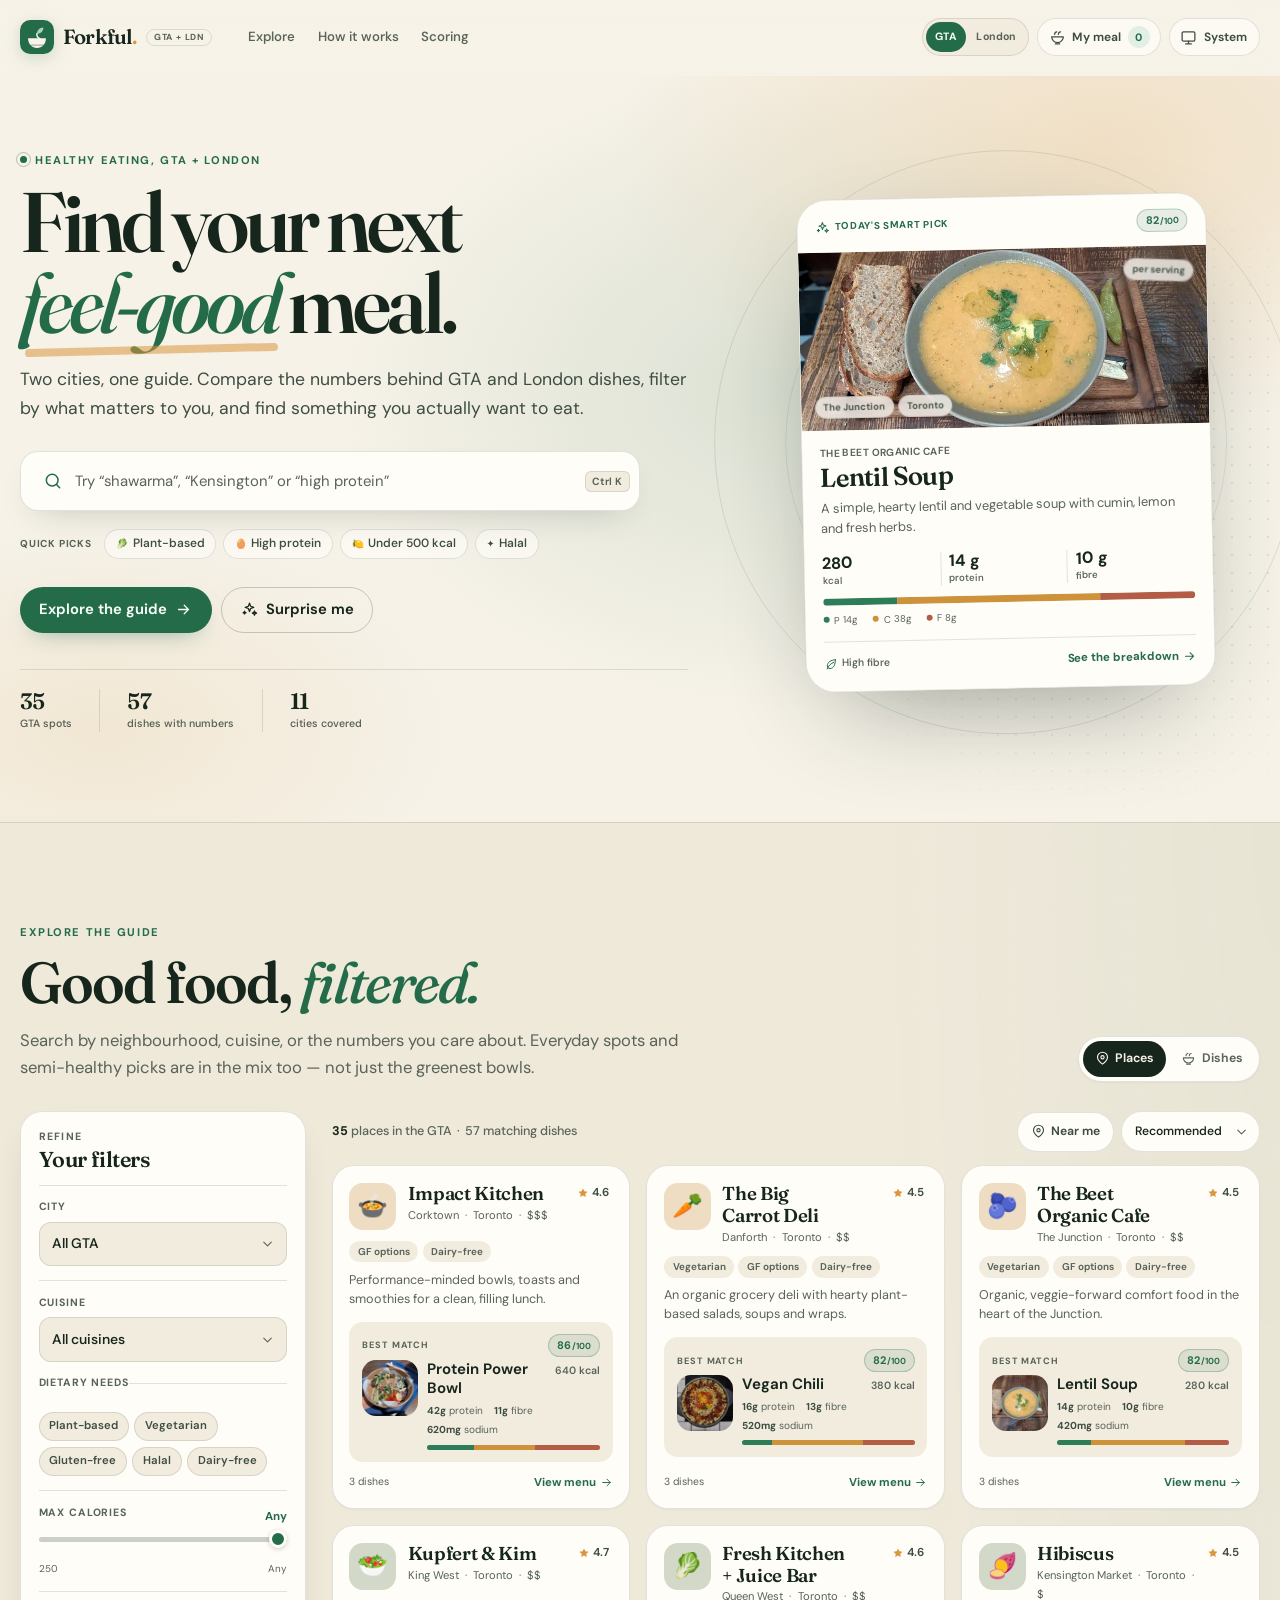
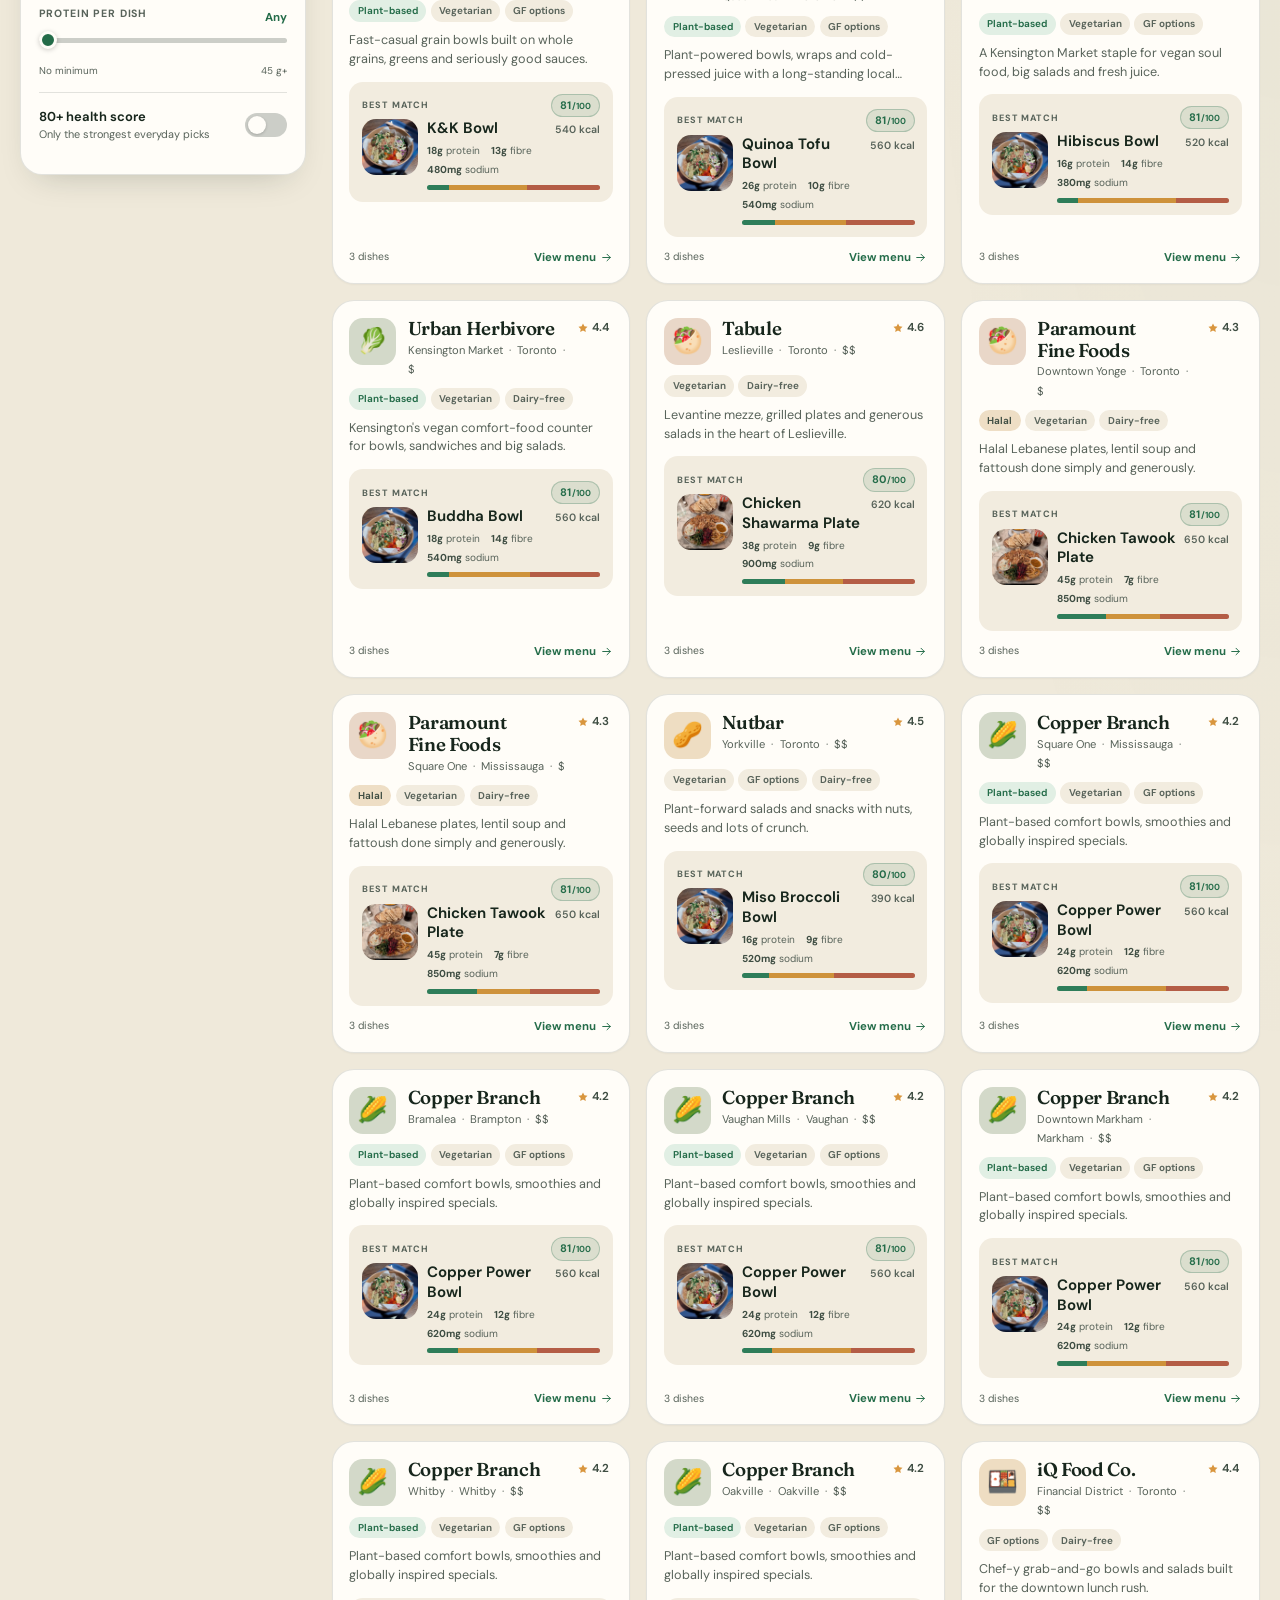
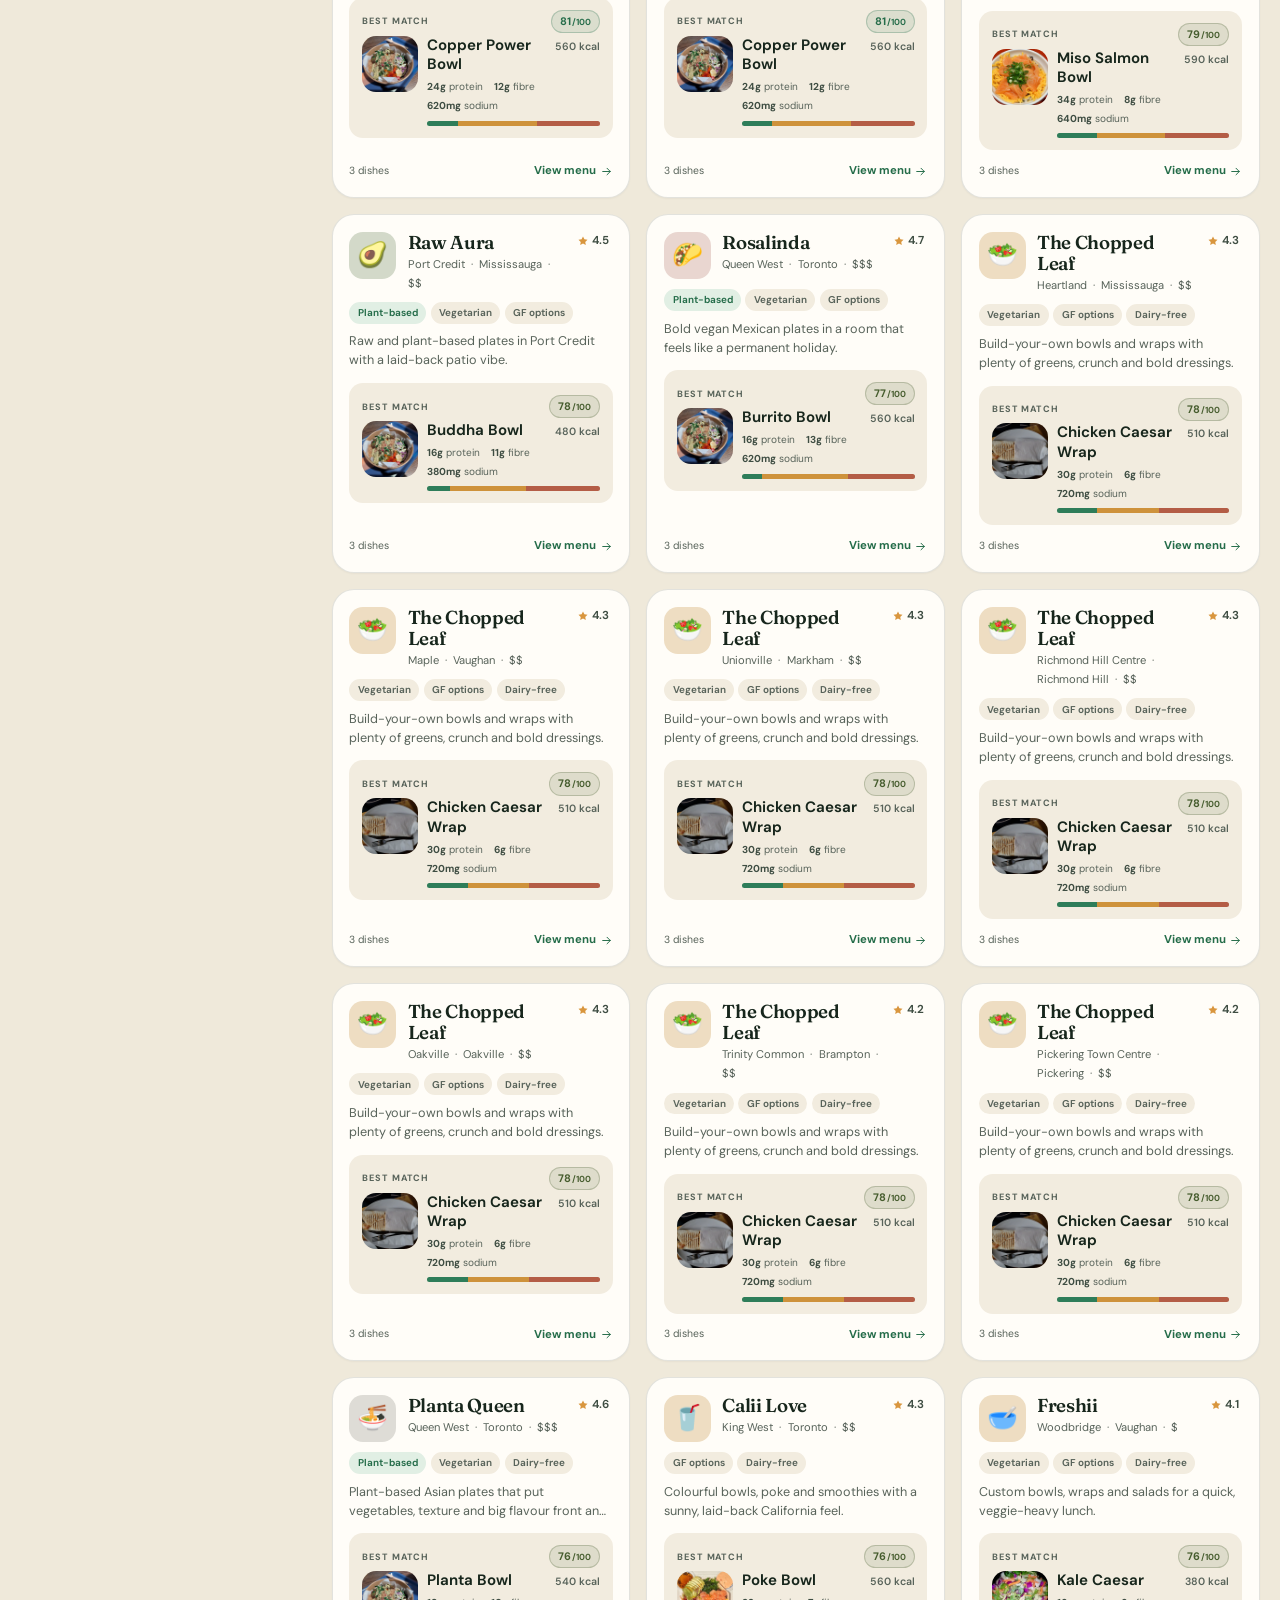
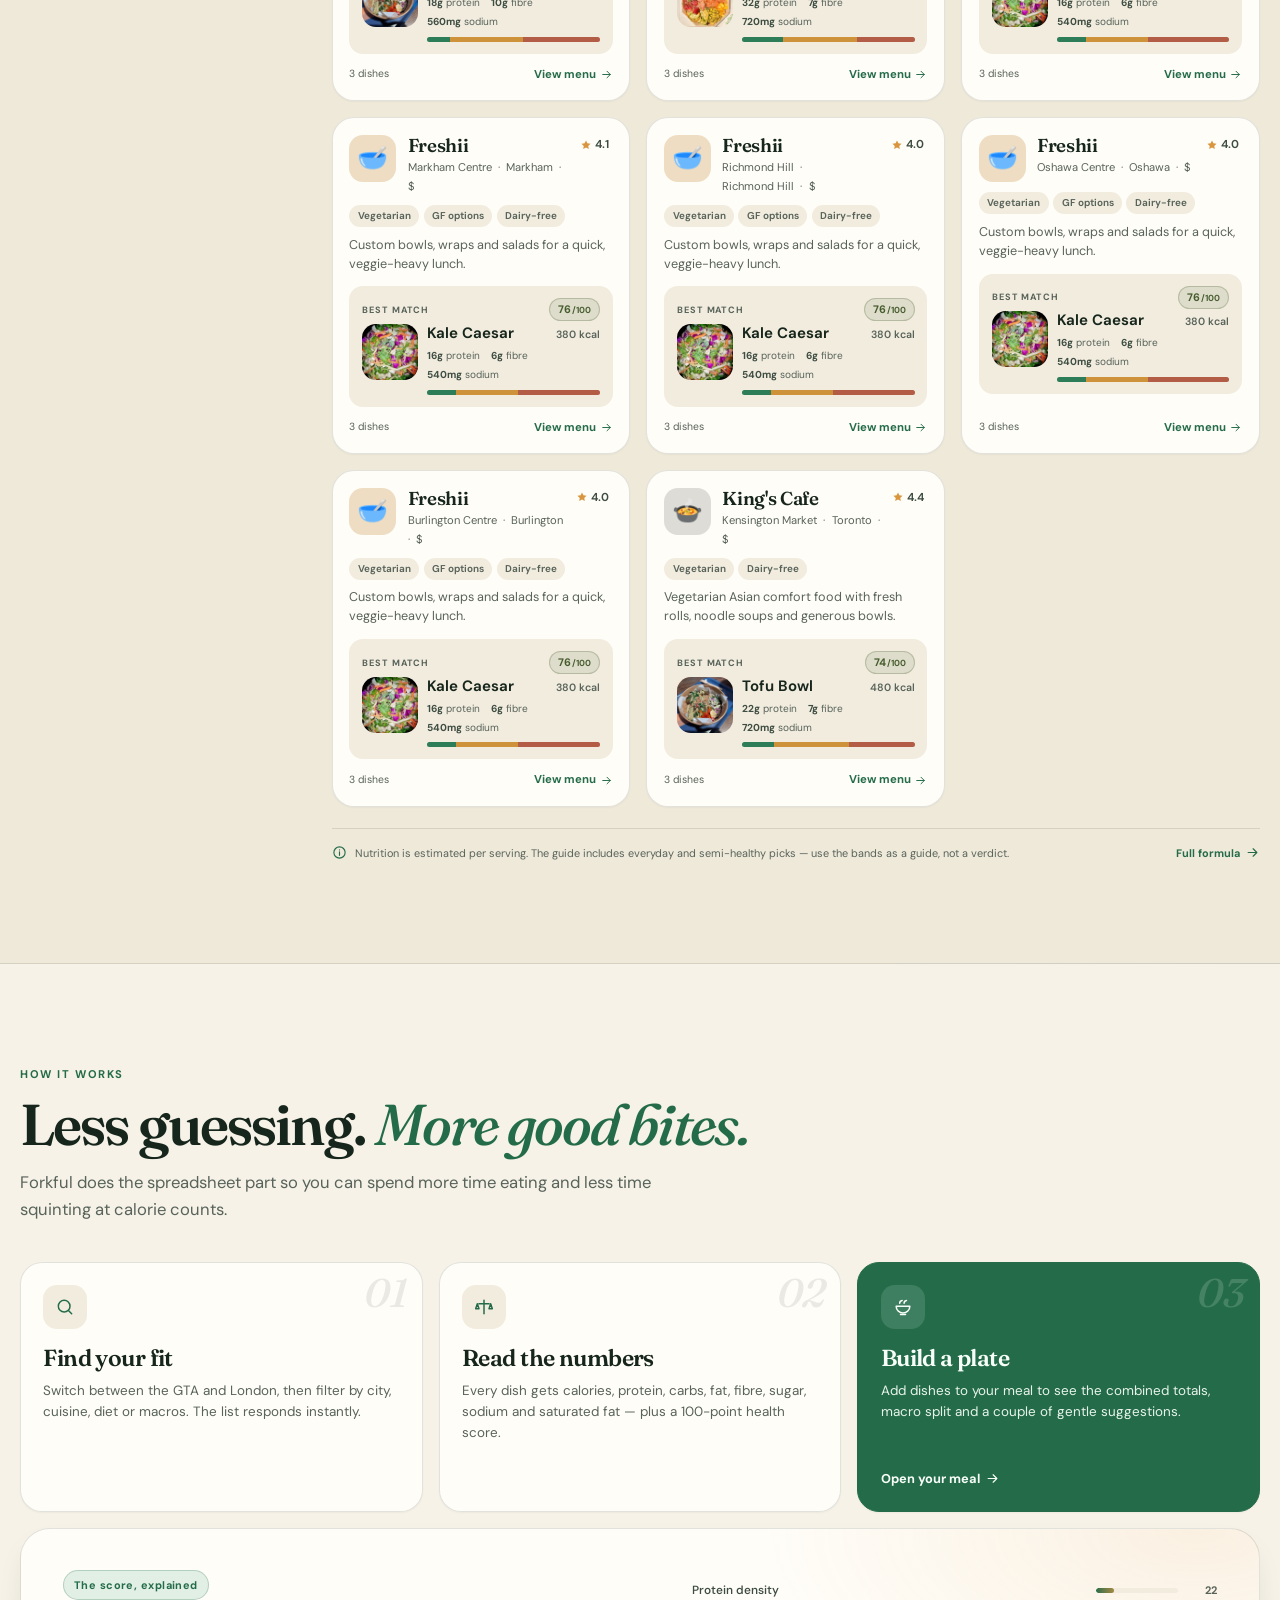
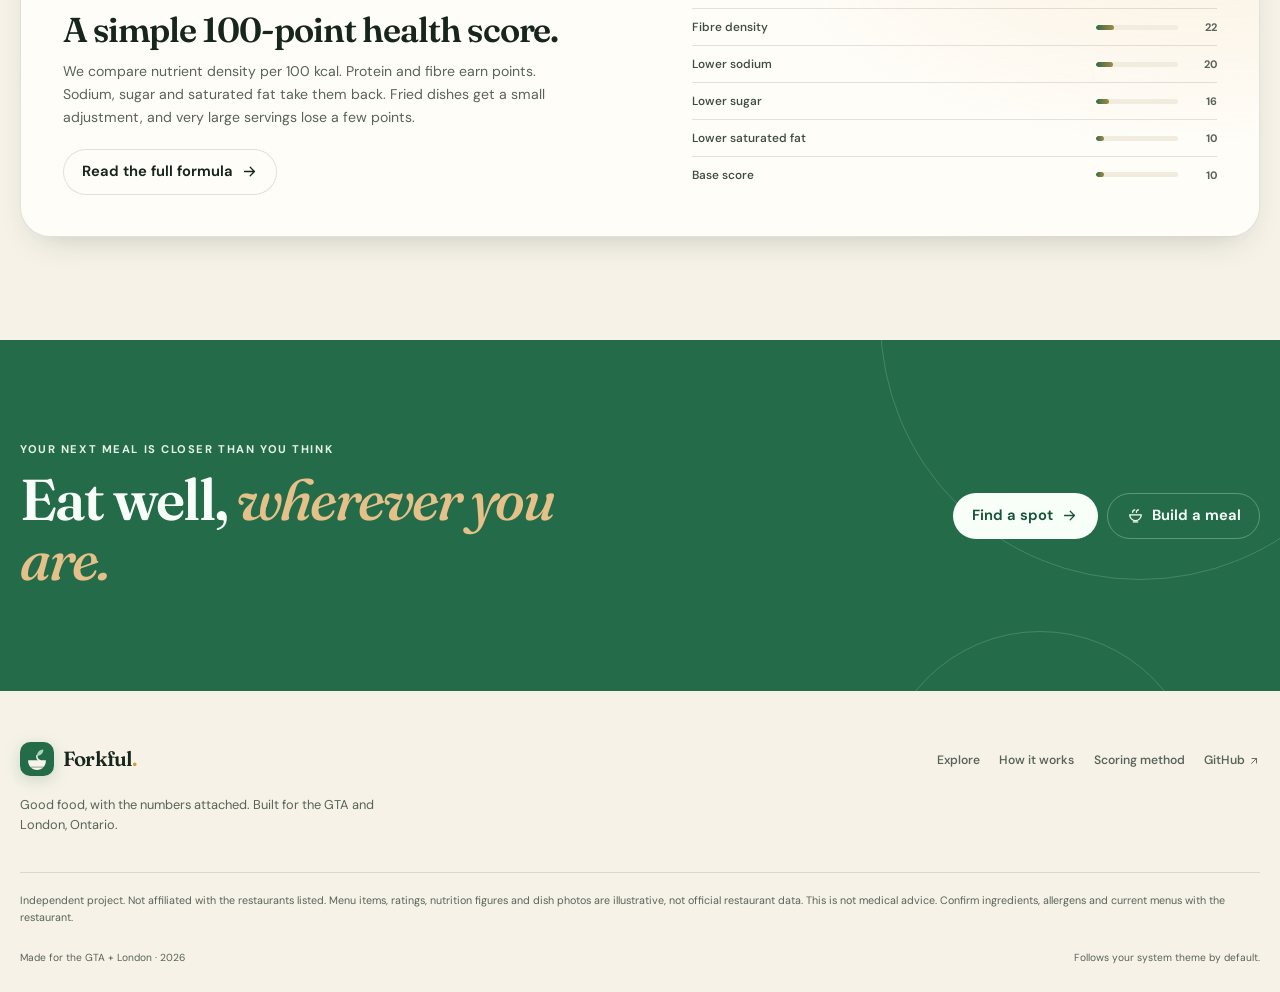
<file: index.html>
<!doctype html>
<html lang="en-CA" data-theme-pref="system">
  <head>
    <meta charset="utf-8" />
    <meta name="viewport" content="width=device-width, initial-scale=1, viewport-fit=cover" />
    <title>Forkful — Find healthy food across the GTA and London</title>
    <meta
      name="description"
      content="Forkful is a guide to 177 dishes and 89 spots across the GTA and London, Ontario — from excellent everyday bowls to semi-healthy pizza, brunch, burger and takeout picks. Compare the nutrition, then build a better meal."
    />
    <meta name="color-scheme" content="light dark" />
    <meta name="theme-color" content="#f6f2e8" id="theme-color-meta" />
    <meta name="author" content="Jorge Quijano" />
    <meta property="og:title" content="Forkful — Find healthy food across the GTA and London" />
    <meta
      property="og:description"
      content="Compare the numbers behind 177 dishes at 89 GTA and London spots — from excellent everyday bowls to semi-healthy pizza, brunch, burger and takeout picks."
    />
    <meta property="og:type" content="website" />
    <meta property="og:locale" content="en_CA" />
    <meta property="og:site_name" content="Forkful" />
    <meta property="og:url" content="https://jorgequijano.github.io/food-finder/" />
    <meta property="og:image" content="https://jorgequijano.github.io/food-finder/assets/preview.png" />
    <meta property="og:image:width" content="1200" />
    <meta property="og:image:height" content="630" />
    <meta
      property="og:image:alt"
      content="Forkful, a GTA and London healthy food guide, showing a dish nutrition card."
    />
    <meta name="twitter:card" content="summary_large_image" />
    <meta name="twitter:title" content="Forkful — Find healthy food across the GTA and London" />
    <meta
      name="twitter:description"
      content="Compare the numbers behind 177 dishes at 89 GTA and London spots — from excellent everyday bowls to semi-healthy pizza, brunch, burger and takeout picks."
    />
    <meta name="twitter:image" content="https://jorgequijano.github.io/food-finder/assets/preview.png" />
    <link rel="canonical" href="https://jorgequijano.github.io/food-finder/" />
    <link rel="icon" href="assets/favicon.svg" type="image/svg+xml" />
    <link rel="stylesheet" href="css/styles.css" />
    <script>
      (function () {
        try {
          var stored = localStorage.getItem("forkful.theme");
          var pref = ["system", "light", "dark"].includes(stored) ? stored : "system";
          var dark = window.matchMedia("(prefers-color-scheme: dark)").matches;
          var theme = pref === "system" ? (dark ? "dark" : "light") : pref;
          document.documentElement.dataset.theme = theme;
          document.documentElement.dataset.themePref = pref;
          document.documentElement.style.colorScheme = theme;
          var meta = document.getElementById("theme-color-meta");
          if (meta) meta.setAttribute("content", theme === "dark" ? "#0d1410" : "#f6f2e8");
        } catch (error) {
          document.documentElement.dataset.theme = "light";
        }
      })();
    </script>
  </head>
  <body>
    <a class="skip-link" href="#explore">Skip to the food guide</a>

    <svg class="svg-sprite" aria-hidden="true" focusable="false" xmlns="http://www.w3.org/2000/svg">
      <symbol id="i-logo" viewBox="0 0 40 40">
        <rect width="40" height="40" rx="12" fill="currentColor" />
        <path d="M9.5 21.5h21c0 7-4.7 11.5-10.5 11.5S9.5 28.5 9.5 21.5Z" fill="#f7f4ec" />
        <path d="M19.8 16.2c.3-4.3 3.5-7.2 7.7-7.4.1 4.3-3.1 7.4-7.7 7.4Z" fill="#a9d6b8" />
        <path d="M19.8 16.2c-.2 2.6 1.3 4.8 3.8 5.7" fill="none" stroke="#f7f4ec" stroke-width="1.7" stroke-linecap="round" />
        <path d="M13 29.5h14" stroke="#1b3124" stroke-width="1.6" stroke-linecap="round" opacity=".35" />
      </symbol>
      <symbol id="i-search" viewBox="0 0 24 24">
        <circle cx="11" cy="11" r="7" />
        <path d="m20 20-3.6-3.6" />
      </symbol>
      <symbol id="i-x" viewBox="0 0 24 24">
        <path d="M6 6l12 12M18 6 6 18" />
      </symbol>
      <symbol id="i-plus" viewBox="0 0 24 24">
        <path d="M12 5v14M5 12h14" />
      </symbol>
      <symbol id="i-minus" viewBox="0 0 24 24">
        <path d="M5 12h14" />
      </symbol>
      <symbol id="i-check" viewBox="0 0 24 24">
        <path d="m5 12.5 4.2 4.2L19 6.5" />
      </symbol>
      <symbol id="i-star" viewBox="0 0 24 24">
        <path d="m12 2.9 2.8 5.7 6.2.9-4.5 4.4 1.1 6.2L12 17l-5.6 3.1 1.1-6.2L3 9.5l6.2-.9L12 2.9Z" fill="currentColor" stroke="none" />
      </symbol>
      <symbol id="i-pin" viewBox="0 0 24 24">
        <path d="M20 10c0 5.2-8 11-8 11S4 15.2 4 10a8 8 0 1 1 16 0Z" />
        <circle cx="12" cy="10" r="2.6" />
      </symbol>
      <symbol id="i-sliders" viewBox="0 0 24 24">
        <path d="M4 6h5M15 6h5M4 12h9M17 12h3M4 18h2M10 18h10" />
        <circle cx="12" cy="6" r="2.1" />
        <circle cx="14.5" cy="12" r="2.1" />
        <circle cx="7.5" cy="18" r="2.1" />
      </symbol>
      <symbol id="i-chevron" viewBox="0 0 24 24">
        <path d="m6 9 6 6 6-6" />
      </symbol>
      <symbol id="i-arrow-right" viewBox="0 0 24 24">
        <path d="M5 12h14M13 6l6 6-6 6" />
      </symbol>
      <symbol id="i-arrow-up-right" viewBox="0 0 24 24">
        <path d="M7 17 17 7M8 7h9v9" />
      </symbol>
      <symbol id="i-sparkles" viewBox="0 0 24 24">
        <path d="m12 3 1.6 4.4L18 9l-4.4 1.6L12 15l-1.6-4.4L6 9l4.4-1.6L12 3Z" />
        <path d="m19 14 .9 2.1L22 17l-2.1.9L19 20l-.9-2.1L16 17l2.1-.9L19 14Z" />
        <path d="m5 14.5.6 1.4 1.4.6-1.4.6L5 18.5l-.6-1.4-1.4-.6 1.4-.6.6-1.4Z" />
      </symbol>
      <symbol id="i-leaf" viewBox="0 0 24 24">
        <path d="M20 4C12 4 5 8.1 5 15c0 3 2 5 5 5 7 0 10-8 10-16Z" />
        <path d="M4.5 20.5C7 14.5 11.5 10.8 17 8.5" />
      </symbol>
      <symbol id="i-bowl" viewBox="0 0 24 24">
        <path d="M3.8 11h16.4a8.2 8.2 0 0 1-16.4 0Z" />
        <path d="M8 7.5c0-2 1.5-3.2 3-3.4M13.3 7.5c0-2 1.4-3.2 2.9-3.4" />
        <path d="M9 21h6" />
      </symbol>
      <symbol id="i-info" viewBox="0 0 24 24">
        <circle cx="12" cy="12" r="9" />
        <path d="M12 11v5.5M12 7.8h.01" />
      </symbol>
      <symbol id="i-sun" viewBox="0 0 24 24">
        <circle cx="12" cy="12" r="4" />
        <path d="M12 2v2M12 20v2M4.9 4.9l1.4 1.4M17.7 17.7l1.4 1.4M2 12h2M20 12h2M4.9 19.1l1.4-1.4M17.7 6.3l1.4-1.4" />
      </symbol>
      <symbol id="i-moon" viewBox="0 0 24 24">
        <path d="M20.4 14.8A8.5 8.5 0 0 1 9.2 3.6a8.5 8.5 0 1 0 11.2 11.2Z" />
      </symbol>
      <symbol id="i-monitor" viewBox="0 0 24 24">
        <rect x="3" y="4" width="18" height="13" rx="2" />
        <path d="M8 21h8M12 17v4" />
      </symbol>
      <symbol id="i-refresh" viewBox="0 0 24 24">
        <path d="M4 10a8 8 0 0 1 14-4l2 2M20 4v4h-4" />
        <path d="M20 14a8 8 0 0 1-14 4l-2-2M4 20v-4h4" />
      </symbol>
      <symbol id="i-flame" viewBox="0 0 24 24">
        <path d="M12 3c4 4 6 6.6 6 10a6 6 0 0 1-12 0c0-2 1-4 3-6 .3 2 1 3 2 3 0-3 .2-5 1-7Z" />
      </symbol>
      <symbol id="i-trash" viewBox="0 0 24 24">
        <path d="M4 7h16M10 11v5M14 11v5M6.5 7l.8 12h9.4l.8-12M9 7V4.5h6V7" />
      </symbol>
      <symbol id="i-scale" viewBox="0 0 24 24">
        <path d="M12 4v16M6 8h12M4 8l-2 6h4L4 8ZM20 8l-2 6h4l-2-6Z" />
      </symbol>
      <symbol id="i-utensils" viewBox="0 0 24 24">
        <path d="M7 3v7M4.5 3v4.5A2.5 2.5 0 0 0 7 10a2.5 2.5 0 0 0 2.5-2.5V3M7 10v11" />
        <path d="M16 3c-1.3 2-2 4.2-2 6.5 0 1.9 1 3 2.5 3H18V21M18 3v18" />
      </symbol>
      <symbol id="i-chevron-left" viewBox="0 0 24 24">
        <path d="m15 6-6 6 6 6" />
      </symbol>
      <symbol id="i-leaf-solid" viewBox="0 0 24 24">
        <path d="M20 4C12 4 5 8.1 5 15c0 3 2 5 5 5 7 0 10-8 10-16Z" fill="currentColor" stroke="none" />
      </symbol>
    </svg>

    <header class="site-header" id="top">
      <div class="container header-inner">
        <a class="brand" href="#top" aria-label="Forkful home">
          <svg class="brand-mark" aria-hidden="true"><use href="#i-logo"></use></svg>
          <span class="brand-name">Forkful<span class="brand-dot">.</span></span>
          <span class="brand-tag">GTA + LDN</span>
        </a>

        <nav class="site-nav" aria-label="Primary">
          <a href="#explore">Explore</a>
          <a href="#method">How it works</a>
          <a href="method.html">Scoring</a>
        </nav>

        <div class="header-actions">
          <div class="region-switch" role="group" aria-label="Choose a city">
            <button
              class="region-btn is-active"
              type="button"
              data-region="gta"
              aria-pressed="true"
              aria-label="Greater Toronto Area"
              title="Greater Toronto Area"
            >
              <span class="region-label-wide">GTA</span>
              <span class="region-label-narrow">GTA</span>
            </button>
            <button
              class="region-btn"
              type="button"
              data-region="london"
              aria-pressed="false"
              aria-label="London, Ontario"
              title="London, Ontario"
            >
              <span class="region-label-wide">London</span>
              <span class="region-label-narrow">LDN</span>
            </button>
          </div>
          <button class="meal-button" id="open-meal-top" type="button" aria-label="Open your meal">
            <svg class="icon" aria-hidden="true"><use href="#i-bowl"></use></svg>
            <span class="meal-button-text">My meal</span>
            <span class="count-pill" id="meal-count-top">0</span>
          </button>
          <button
            class="theme-button"
            id="theme-toggle"
            type="button"
            aria-label="Theme: System, follows your device"
            title="Theme: System"
          >
            <span class="theme-icon" aria-hidden="true">
              <svg class="icon"><use href="#i-monitor"></use></svg>
            </span>
            <span class="theme-label">System</span>
          </button>
        </div>
      </div>
    </header>

    <main>
      <section class="hero" aria-labelledby="hero-title">
        <div class="hero-wash" aria-hidden="true"></div>
        <div class="container hero-inner">
          <div class="hero-copy">
            <p class="eyebrow hero-eyebrow">
              <span class="pulse-dot" aria-hidden="true"></span>
              Healthy eating, GTA + London
            </p>
            <h1 id="hero-title">Find your next <em>feel-good</em> meal.</h1>
            <p class="hero-lede">
              Two cities, one guide. Compare the numbers behind GTA and London dishes, filter by what
              matters to you, and find something you actually want to eat.
            </p>

            <form class="search-form" id="search-form" role="search">
              <button class="search-submit" type="submit" aria-label="Run search">
                <svg class="icon search-icon" aria-hidden="true"><use href="#i-search"></use></svg>
              </button>
              <label class="sr-only" for="search-input">Search dishes, restaurants, or neighbourhoods</label>
              <input
                id="search-input"
                type="search"
                placeholder="Try “shawarma”, “Kensington” or “high protein”"
                autocomplete="off"
                autocapitalize="off"
                spellcheck="false"
              />
              <kbd class="search-kbd" aria-hidden="true">⌘K</kbd>
              <button class="search-clear" id="search-clear" type="button" aria-label="Clear search" hidden>
                <svg class="icon" aria-hidden="true"><use href="#i-x"></use></svg>
              </button>
            </form>

            <div class="quick-row">
              <span class="quick-label">Quick picks</span>
              <div class="quick-filters" role="group" aria-label="Quick filters">
                <button class="quick-chip" type="button" data-quick="plant" aria-pressed="false">
                  <span aria-hidden="true">🥬</span> Plant-based
                </button>
                <button class="quick-chip" type="button" data-quick="protein" aria-pressed="false">
                  <span aria-hidden="true">🥚</span> High protein
                </button>
                <button class="quick-chip" type="button" data-quick="light" aria-pressed="false">
                  <span aria-hidden="true">🍋</span> Under 500 kcal
                </button>
                <button class="quick-chip" type="button" data-quick="halal" aria-pressed="false">
                  <span aria-hidden="true">✦</span> Halal
                </button>
              </div>
            </div>

            <div class="hero-cta-row">
              <button class="btn btn-primary" type="button" data-scroll-to="explore">
                Explore the guide
                <svg class="icon" aria-hidden="true"><use href="#i-arrow-right"></use></svg>
              </button>
              <button class="btn btn-ghost" id="surprise-button" type="button">
                <svg class="icon" aria-hidden="true"><use href="#i-sparkles"></use></svg>
                Surprise me
              </button>
            </div>

            <ul class="hero-stats">
              <li>
                <strong id="stat-places">35</strong>
                <span id="stat-places-label">GTA spots</span>
              </li>
              <li>
                <strong id="stat-dishes">57</strong>
                <span>dishes with numbers</span>
              </li>
              <li>
                <strong id="stat-cities">11</strong>
                <span id="stat-cities-label">cities covered</span>
              </li>
            </ul>
          </div>

          <div class="hero-visual">
            <div class="hero-orbit" aria-hidden="true"></div>
            <div class="hero-card" id="hero-card" aria-live="polite">
              <div class="hero-card-skeleton" aria-hidden="true">
                <span></span><span></span><span></span><span></span>
              </div>
            </div>
          </div>
        </div>
      </section>

      <section class="explore section" id="explore" aria-labelledby="explore-title">
        <div class="container">
          <div class="section-heading explore-heading">
            <div>
              <p class="eyebrow">Explore the guide</p>
              <h2 id="explore-title">Good food, <em>filtered.</em></h2>
              <p class="section-lede">
                Search by neighbourhood, cuisine, or the numbers you care about. Everyday spots and
                semi-healthy picks are in the mix too — not just the greenest bowls.
              </p>
            </div>
            <div class="view-toggle" role="group" aria-label="Choose a view">
              <button class="view-btn is-active" type="button" data-view="places" aria-pressed="true">
                <svg class="icon" aria-hidden="true"><use href="#i-pin"></use></svg>
                Places
              </button>
              <button class="view-btn" type="button" data-view="dishes" aria-pressed="false">
                <svg class="icon" aria-hidden="true"><use href="#i-bowl"></use></svg>
                Dishes
              </button>
            </div>
          </div>

          <div class="explore-layout">
            <div class="filters-backdrop" id="filters-backdrop" hidden></div>

            <div class="filters" id="filters-panel" role="group" aria-label="Filters">
              <div class="filters-head">
                <div>
                  <p class="overline">Refine</p>
                  <h3>Your filters</h3>
                </div>
                <button class="icon-button" id="close-filters" type="button" aria-label="Close filters">
                  <svg class="icon" aria-hidden="true"><use href="#i-x"></use></svg>
                </button>
              </div>

              <div class="filter-group" id="city-filter-group">
                <label for="city-filter">City</label>
                <div class="select-wrap">
                  <select id="city-filter"></select>
                  <svg class="icon select-chevron" aria-hidden="true"><use href="#i-chevron"></use></svg>
                </div>
              </div>

              <div class="filter-group">
                <label for="cuisine-filter">Cuisine</label>
                <div class="select-wrap">
                  <select id="cuisine-filter"></select>
                  <svg class="icon select-chevron" aria-hidden="true"><use href="#i-chevron"></use></svg>
                </div>
              </div>

              <fieldset class="filter-group">
                <legend>Dietary needs</legend>
                <div class="diet-filters" id="diet-filters"></div>
              </fieldset>

              <div class="filter-group">
                <div class="filter-label-row">
                  <label for="max-calories">Max calories</label>
                  <output id="max-calories-output" for="max-calories">Any</output>
                </div>
                <input type="range" id="max-calories" min="250" max="900" step="10" value="900" />
                <div class="range-hints"><span>250</span><span>Any</span></div>
              </div>

              <div class="filter-group">
                <div class="filter-label-row">
                  <label for="min-protein">Protein per dish</label>
                  <output id="min-protein-output" for="min-protein">Any</output>
                </div>
                <input type="range" id="min-protein" min="0" max="45" step="5" value="0" />
                <div class="range-hints"><span>No minimum</span><span>45 g+</span></div>
              </div>

              <div class="filter-group filter-group-last">
                <label class="switch-row">
                  <span class="switch-copy">
                    <strong>80+ health score</strong>
                    <small>Only the strongest everyday picks</small>
                  </span>
                  <input type="checkbox" id="high-score" />
                  <span class="switch" aria-hidden="true"></span>
                </label>
              </div>

              <button class="btn btn-primary filters-apply" id="apply-filters" type="button">
                Show results
              </button>
              <button class="text-button filters-reset" id="reset-filters" type="button">
                <svg class="icon" aria-hidden="true"><use href="#i-refresh"></use></svg>
                Reset filters
              </button>
            </div>

            <div class="results-panel">
              <div class="results-toolbar">
                <div class="results-meta">
                  <p class="results-count" id="results-count" aria-live="polite">Loading the good stuff…</p>
                  <button class="filter-trigger" id="open-filters" type="button" aria-expanded="false" aria-controls="filters-panel">
                    <svg class="icon" aria-hidden="true"><use href="#i-sliders"></use></svg>
                    <span class="filter-label-text">Filters</span>
                    <span class="filter-badge" id="filter-count" hidden>0</span>
                  </button>
                </div>
                <div class="results-controls">
                  <button class="control-button" id="near-me" type="button">
                    <svg class="icon" aria-hidden="true"><use href="#i-pin"></use></svg>
                    <span>Near me</span>
                  </button>
                  <button class="control-button compare-button" id="open-compare" type="button" hidden>
                    <svg class="icon" aria-hidden="true"><use href="#i-scale"></use></svg>
                    <span>Compare <span class="compare-count">0</span></span>
                  </button>
                  <div class="select-wrap sort-wrap">
                    <label class="sr-only" for="sort-select">Sort by</label>
                    <select id="sort-select">
                      <option value="recommended">Recommended</option>
                      <option value="healthiest">Healthiest first</option>
                      <option value="protein">Most protein</option>
                      <option value="calories">Lightest first</option>
                      <option value="rating">Top rated</option>
                      <option value="nearest">Nearest first</option>
                    </select>
                    <svg class="icon select-chevron" aria-hidden="true"><use href="#i-chevron"></use></svg>
                  </div>
                </div>
              </div>

              <div class="active-filters" id="active-filters" hidden></div>

              <div class="card-grid" id="results-grid"></div>

              <div class="empty-state" id="empty-state" hidden>
                <div class="empty-icon" aria-hidden="true">🥣</div>
                <h3>Nothing matches that combination.</h3>
                <p>Try widening the calorie range, choosing another city, or removing a dietary filter.</p>
                <button class="btn btn-primary" id="empty-reset" type="button">Start fresh</button>
              </div>

              <div class="results-note">
                <svg class="icon" aria-hidden="true"><use href="#i-info"></use></svg>
                <p>
                  Nutrition is estimated per serving. The guide includes everyday and semi-healthy
                  picks — use the bands as a guide, not a verdict.
                </p>
                <a class="text-button" href="method.html">
                  Full formula
                  <svg class="icon" aria-hidden="true"><use href="#i-arrow-right"></use></svg>
                </a>
              </div>
            </div>
          </div>
        </div>
      </section>

      <section class="method section" id="method" aria-labelledby="method-title">
        <div class="container">
          <div class="method-intro">
            <p class="eyebrow">How it works</p>
            <h2 id="method-title">Less guessing. <em>More good bites.</em></h2>
            <p class="section-lede">
              Forkful does the spreadsheet part so you can spend more time eating and less time
              squinting at calorie counts.
            </p>
          </div>

          <div class="method-grid">
            <article class="method-card">
              <span class="method-number" data-number="01" aria-hidden="true"></span>
              <div class="method-icon">
                <svg class="icon" aria-hidden="true"><use href="#i-search"></use></svg>
              </div>
              <h3>Find your fit</h3>
              <p>
                Switch between the GTA and London, then filter by city, cuisine, diet or macros. The
                list responds instantly.
              </p>
            </article>
            <article class="method-card">
              <span class="method-number" data-number="02" aria-hidden="true"></span>
              <div class="method-icon">
                <svg class="icon" aria-hidden="true"><use href="#i-scale"></use></svg>
              </div>
              <h3>Read the numbers</h3>
              <p>
                Every dish gets calories, protein, carbs, fat, fibre, sugar, sodium and saturated
                fat — plus a 100-point health score.
              </p>
            </article>
            <article class="method-card method-card-accent">
              <span class="method-number" data-number="03" aria-hidden="true"></span>
              <div class="method-icon">
                <svg class="icon" aria-hidden="true"><use href="#i-bowl"></use></svg>
              </div>
              <h3>Build a plate</h3>
              <p>
                Add dishes to your meal to see the combined totals, macro split and a couple of
                gentle suggestions.
              </p>
              <button class="text-button" type="button" data-open-meal>
                Open your meal
                <svg class="icon" aria-hidden="true"><use href="#i-arrow-right"></use></svg>
              </button>
            </article>
          </div>

          <div class="method-callout">
            <div class="method-callout-copy">
              <span class="pill">The score, explained</span>
              <h3>A simple 100-point health score.</h3>
              <p>
                We compare nutrient density per 100 kcal. Protein and fibre earn points. Sodium,
                sugar and saturated fat take them back. Fried dishes get a small adjustment, and very
                large servings lose a few points.
              </p>
              <a class="btn btn-secondary" href="method.html">
                Read the full formula
                <svg class="icon" aria-hidden="true"><use href="#i-arrow-right"></use></svg>
              </a>
            </div>
            <div class="score-factors" role="group" aria-label="Health score factors">
              <div class="score-factor">
                <span>Protein density</span>
                <div class="factor-bar"><span style="width: 22%"></span></div>
                <strong>22</strong>
              </div>
              <div class="score-factor">
                <span>Fibre density</span>
                <div class="factor-bar"><span style="width: 22%"></span></div>
                <strong>22</strong>
              </div>
              <div class="score-factor">
                <span>Lower sodium</span>
                <div class="factor-bar"><span style="width: 20%"></span></div>
                <strong>20</strong>
              </div>
              <div class="score-factor">
                <span>Lower sugar</span>
                <div class="factor-bar"><span style="width: 16%"></span></div>
                <strong>16</strong>
              </div>
              <div class="score-factor">
                <span>Lower saturated fat</span>
                <div class="factor-bar"><span style="width: 10%"></span></div>
                <strong>10</strong>
              </div>
              <div class="score-factor">
                <span>Base score</span>
                <div class="factor-bar"><span style="width: 10%"></span></div>
                <strong>10</strong>
              </div>
            </div>
          </div>
        </div>
      </section>

      <section class="closing section" aria-labelledby="closing-title">
        <div class="container closing-inner">
          <div>
            <p class="eyebrow">Your next meal is closer than you think</p>
            <h2 id="closing-title">Eat well, <em>wherever you are.</em></h2>
          </div>
          <div class="closing-actions">
            <button class="btn btn-primary" type="button" data-scroll-to="explore">
              Find a spot
              <svg class="icon" aria-hidden="true"><use href="#i-arrow-right"></use></svg>
            </button>
            <button class="btn btn-ghost" type="button" data-open-meal>
              <svg class="icon" aria-hidden="true"><use href="#i-bowl"></use></svg>
              Build a meal
            </button>
          </div>
        </div>
      </section>
    </main>

    <footer class="site-footer">
      <div class="container footer-inner">
        <div class="footer-brand">
          <a class="brand" href="#top" aria-label="Forkful home">
            <svg class="brand-mark" aria-hidden="true"><use href="#i-logo"></use></svg>
            <span class="brand-name">Forkful<span class="brand-dot">.</span></span>
          </a>
          <p>Good food, with the numbers attached. Built for the GTA and London, Ontario.</p>
        </div>
        <nav class="footer-nav" aria-label="Footer">
          <a href="#explore">Explore</a>
          <a href="#method">How it works</a>
          <a href="method.html">Scoring method</a>
          <a href="https://github.com/JorgeQuijano/food-finder" target="_blank" rel="noreferrer">
            GitHub
            <svg class="icon" aria-hidden="true"><use href="#i-arrow-up-right"></use></svg>
          </a>
        </nav>
        <p class="footer-fineprint">
          Independent project. Not affiliated with the restaurants listed. Menu items, ratings,
          nutrition figures and dish photos are illustrative, not official restaurant data. This is
          not medical advice. Confirm ingredients, allergens and current menus with the restaurant.
        </p>
        <div class="footer-bottom">
          <span>Made for the GTA + London · <span id="footer-year">2026</span></span>
          <span class="footer-theme">Follows your system theme by default.</span>
        </div>
      </div>
    </footer>

    <button class="meal-fab" id="open-meal-fab" type="button" hidden>
      <span class="meal-fab-icon">
        <svg class="icon" aria-hidden="true"><use href="#i-bowl"></use></svg>
      </span>
      <span class="meal-fab-copy">
        <strong>Your meal</strong>
        <small id="meal-fab-summary">0 items</small>
      </span>
      <svg class="icon meal-fab-arrow" aria-hidden="true"><use href="#i-arrow-right"></use></svg>
    </button>

    <dialog class="modal detail-modal" id="detail-dialog" aria-labelledby="detail-title">
      <div class="modal-shell" id="detail-content"></div>
    </dialog>

    <dialog class="modal meal-modal" id="meal-dialog" aria-labelledby="meal-title">
      <div class="modal-shell">
        <div class="modal-topbar">
          <div>
            <p class="overline">Your plate</p>
            <h2 id="meal-title">Build a better meal</h2>
          </div>
          <button class="modal-close" type="button" data-close-dialog aria-label="Close meal builder">
            <svg class="icon" aria-hidden="true"><use href="#i-x"></use></svg>
          </button>
        </div>
        <div class="meal-content" id="meal-content"></div>
      </div>
    </dialog>

    <dialog class="modal compare-modal" id="compare-dialog" aria-labelledby="compare-title">
      <div class="modal-shell">
        <div class="modal-topbar">
          <div>
            <p class="overline">Compare dishes</p>
            <h2 id="compare-title">Side by side</h2>
          </div>
          <button class="modal-close" type="button" data-close-dialog aria-label="Close comparison">
            <svg class="icon" aria-hidden="true"><use href="#i-x"></use></svg>
          </button>
        </div>
        <div class="modal-scroll">
          <div class="compare-grid" id="compare-grid"></div>
          <div class="compare-actions">
            <button class="btn btn-primary" type="button" data-compare-add-all>
              Add all to meal
            </button>
            <button class="text-button" type="button" data-compare-clear>
              Clear comparison
            </button>
          </div>
        </div>
      </div>
    </dialog>

    <dialog class="modal about-modal" id="about-dialog" aria-labelledby="about-title">
      <div class="modal-shell">
        <div class="modal-topbar">
          <div>
            <p class="overline">The fine print</p>
            <h2 id="about-title">How Forkful works</h2>
          </div>
          <button class="modal-close" type="button" data-close-dialog aria-label="Close explanation">
            <svg class="icon" aria-hidden="true"><use href="#i-x"></use></svg>
          </button>
        </div>
        <div class="modal-scroll about-content">
          <p class="about-lede">
            Forkful is a two-city demo guide for the GTA and London, built to make comparing food a
            little less mysterious. Every dish gets a 100-point score based on the nutrition estimate
            for one serving.
          </p>

          <div class="score-explainer">
            <div class="score-explainer-row">
              <span>Protein density</span>
              <div class="factor-bar"><span style="width: 22%"></span></div>
              <strong>22 pts</strong>
            </div>
            <div class="score-explainer-row">
              <span>Fibre density</span>
              <div class="factor-bar"><span style="width: 22%"></span></div>
              <strong>22 pts</strong>
            </div>
            <div class="score-explainer-row">
              <span>Lower sodium</span>
              <div class="factor-bar"><span style="width: 20%"></span></div>
              <strong>20 pts</strong>
            </div>
            <div class="score-explainer-row">
              <span>Lower sugar</span>
              <div class="factor-bar"><span style="width: 16%"></span></div>
              <strong>16 pts</strong>
            </div>
            <div class="score-explainer-row">
              <span>Lower saturated fat</span>
              <div class="factor-bar"><span style="width: 10%"></span></div>
              <strong>10 pts</strong>
            </div>
            <div class="score-explainer-row">
              <span>Base score</span>
              <div class="factor-bar"><span style="width: 10%"></span></div>
              <strong>10 pts</strong>
            </div>
          </div>

          <h3>Why per 100 kcal?</h3>
          <p>
            It lets a small snack and a big bowl compete on the same terms. A dish earns the full
            protein score at 8 g of protein per 100 kcal and the full fibre score at 3 g per 100 kcal.
            Sodium is rewarded below 100 mg per 100 kcal, sugar below 1 g per 100 kcal, and saturated
            fat below 1.5 g per 100 kcal.
          </p>
          <p>
            Fried dishes lose 8 points. Very sweet items get a small extra deduction, and single
            servings over 700 kcal lose 3 points. Scores are rounded and capped between 0 and 100.
          </p>

          <h3>The bands</h3>
          <div class="band-list">
            <span class="band-pill band-excellent">80–100 · Excellent</span>
            <span class="band-pill band-strong">70–79 · Strong</span>
            <span class="band-pill band-balanced">60–69 · Balanced</span>
            <span class="band-pill band-treat">Under 60 · Treat</span>
          </div>

          <div class="callout">
            <svg class="icon" aria-hidden="true"><use href="#i-info"></use></svg>
            <div>
              <strong>These numbers are estimates.</strong>
              <p>
                Menus, portions and recipes change. Dish photos are representative, not official
                restaurant photography. This independent demo is not affiliated with or endorsed by
                the restaurants listed, and it is not medical advice. If you have allergies or a
                medical condition, confirm details directly with the restaurant and a qualified
                professional.
              </p>
            </div>
          </div>

          <p class="about-meta">Daily value references use a 2,000 kcal diet. Your needs may differ.</p>
          <p class="about-meta">
            <a class="text-button" href="method.html">
              Open the full formula, worked examples and calculator
              <svg class="icon" aria-hidden="true"><use href="#i-arrow-right"></use></svg>
            </a>
          </p>
        </div>
      </div>
    </dialog>

    <div class="sr-only" id="a11y-status" role="status" aria-live="polite"></div>

    <div class="toast" id="toast" role="status" aria-live="polite" hidden>
      <span class="toast-icon" aria-hidden="true">
        <svg class="icon"><use href="#i-check"></use></svg>
      </span>
      <span class="toast-message" id="toast-message"></span>
      <button class="toast-action" id="toast-action" type="button" hidden></button>
      <button class="toast-close" id="toast-close" type="button" aria-label="Dismiss notification">
        <svg class="icon" aria-hidden="true"><use href="#i-x"></use></svg>
      </button>
    </div>

    <noscript>
      <div class="noscript-note">Forkful needs JavaScript to filter dishes and build your meal.</div>
    </noscript>

    <script type="module" src="js/app.js"></script>
  </body>
</html>
</file>
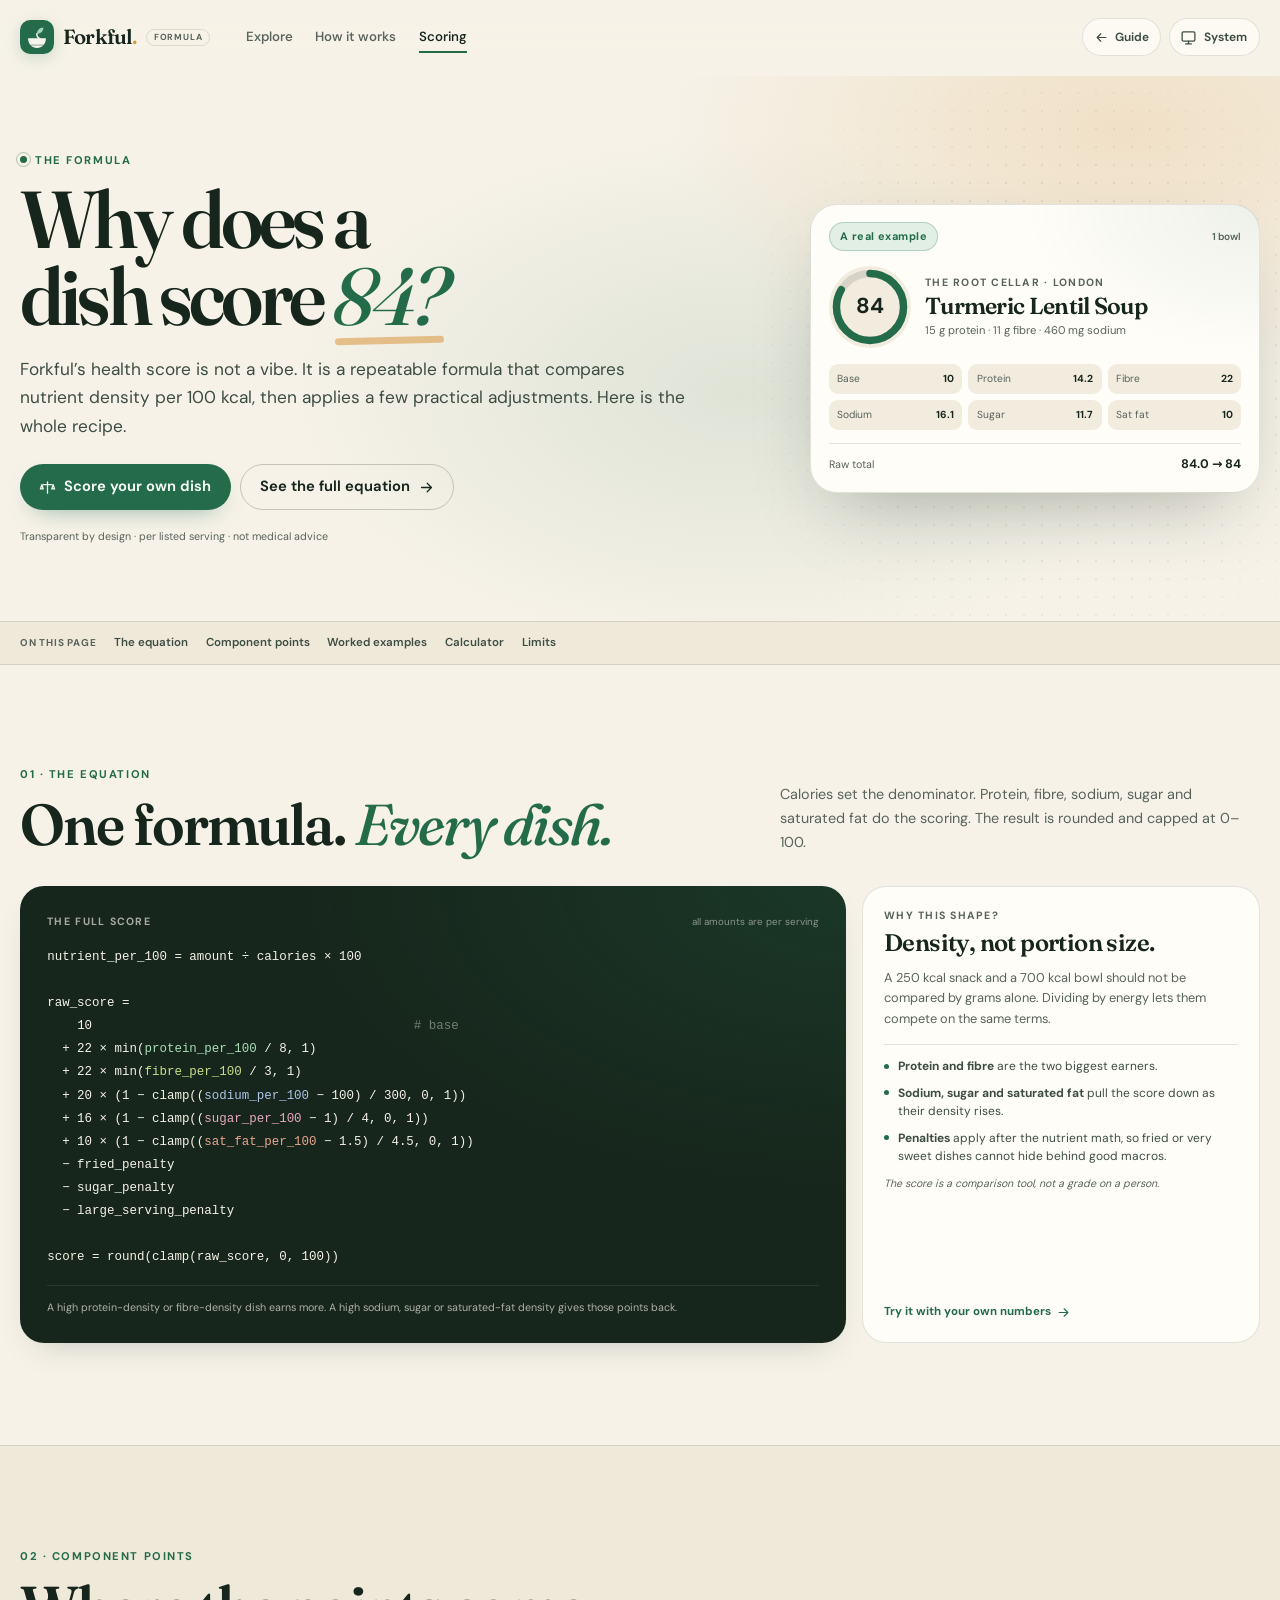
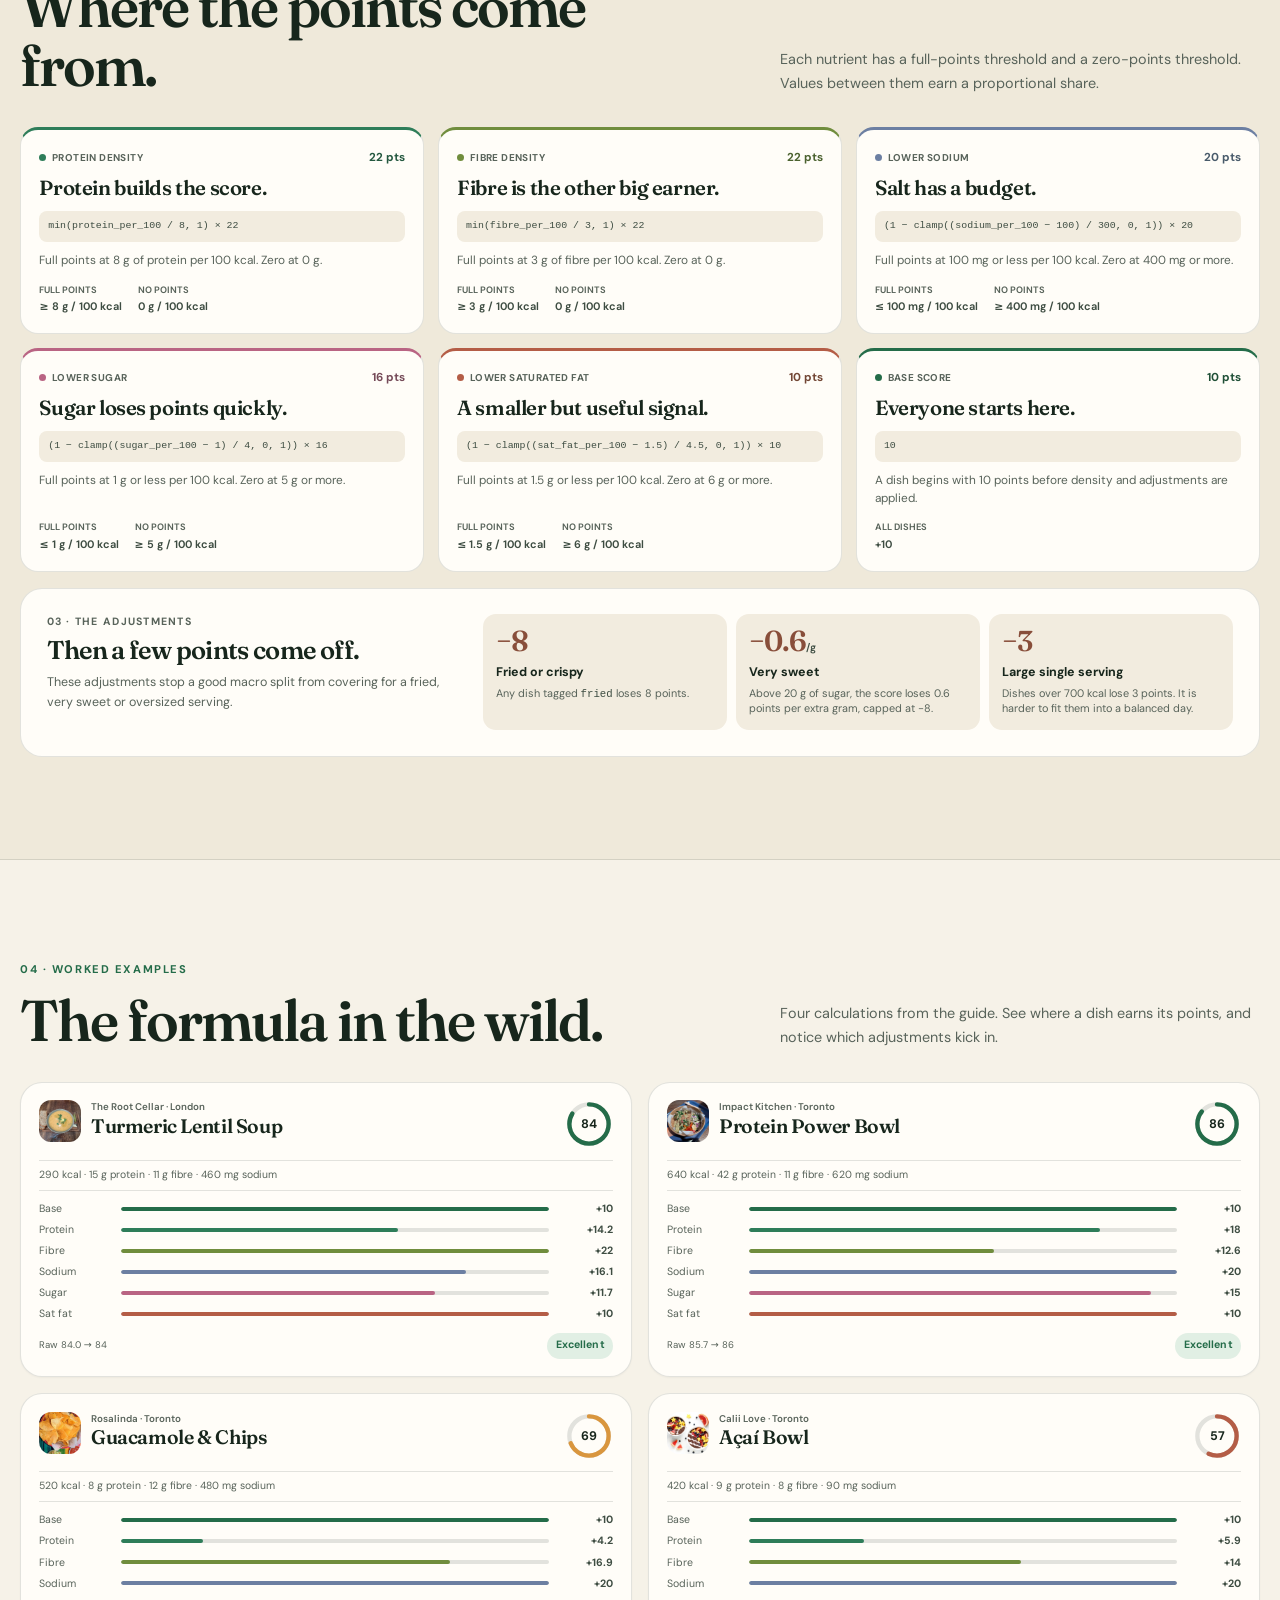
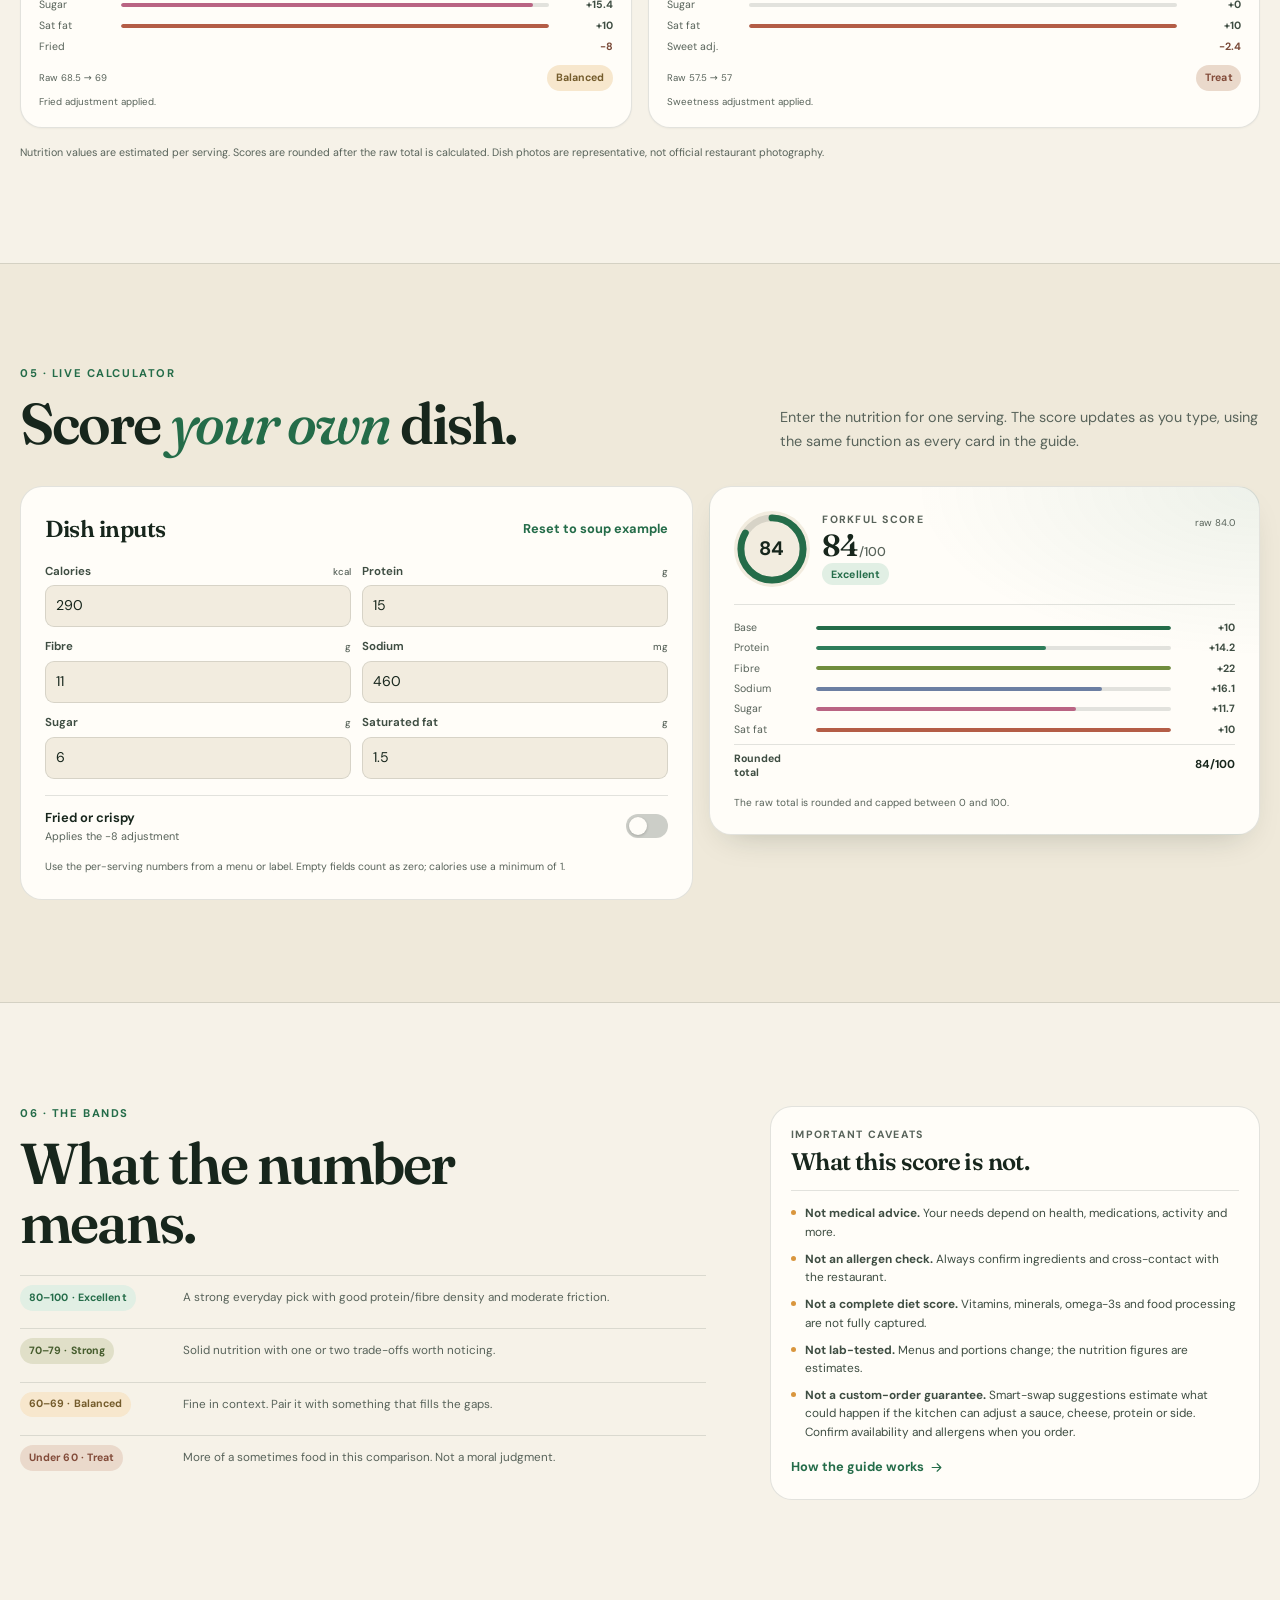
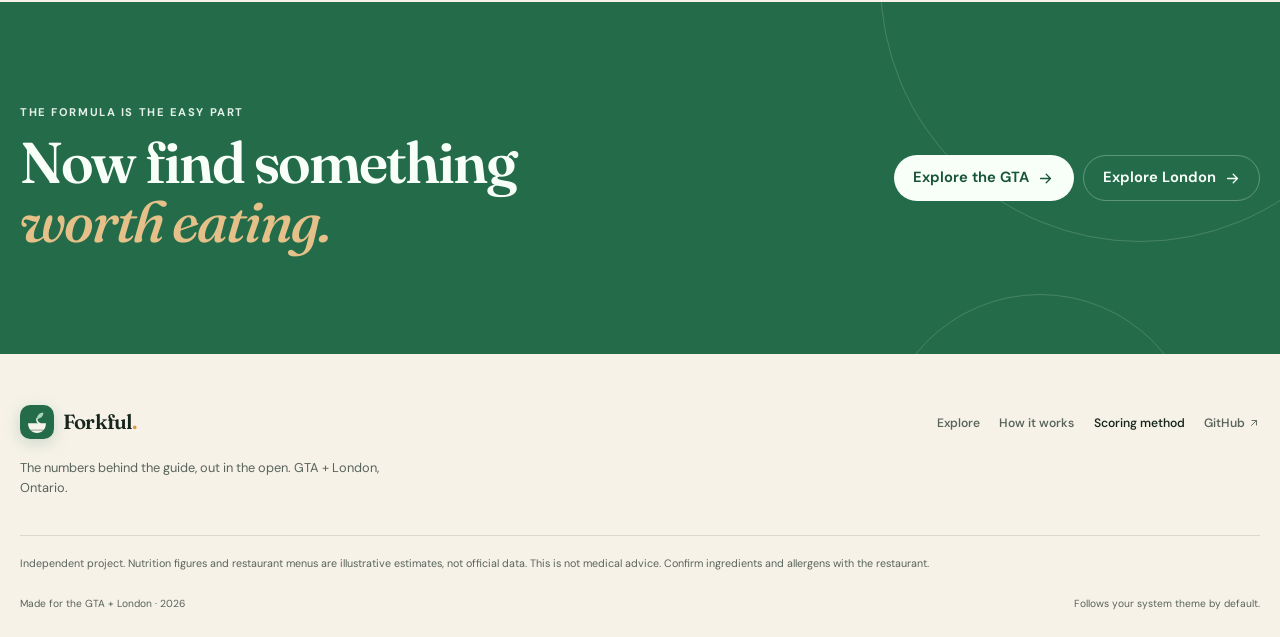
<file: method.html>
<!doctype html>
<html lang="en-CA" data-theme-pref="system">
  <head>
    <meta charset="utf-8" />
    <meta name="viewport" content="width=device-width, initial-scale=1, viewport-fit=cover" />
    <title>How Forkful scores healthy food — the formula</title>
    <meta
      name="description"
      content="The exact 100-point formula behind Forkful's health scores: protein and fibre density, sodium, sugar, saturated fat, adjustments, worked examples and a live calculator."
    />
    <meta name="color-scheme" content="light dark" />
    <meta name="theme-color" content="#f6f2e8" id="theme-color-meta" />
    <meta name="author" content="Jorge Quijano" />
    <meta property="og:title" content="How Forkful scores healthy food — the formula" />
    <meta
      property="og:description"
      content="Protein, fibre, sodium, sugar, saturated fat, penalties and worked examples. See the whole 100-point formula and score your own dish."
    />
    <meta property="og:type" content="article" />
    <meta property="og:locale" content="en_CA" />
    <meta property="og:site_name" content="Forkful" />
    <meta property="og:url" content="https://jorgequijano.github.io/food-finder/method.html" />
    <meta property="og:image" content="https://jorgequijano.github.io/food-finder/assets/scoring-preview.png" />
    <meta property="og:image:width" content="1200" />
    <meta property="og:image:height" content="630" />
    <meta property="og:image:alt" content="Forkful's scoring formula page, showing a worked 84-point example." />
    <meta name="twitter:card" content="summary_large_image" />
    <meta name="twitter:title" content="How Forkful scores healthy food — the formula" />
    <meta
      name="twitter:description"
      content="See the whole 100-point formula, worked dish examples, and calculate a score live."
    />
    <meta name="twitter:image" content="https://jorgequijano.github.io/food-finder/assets/scoring-preview.png" />
    <link rel="canonical" href="https://jorgequijano.github.io/food-finder/method.html" />
    <link rel="icon" href="assets/favicon.svg" type="image/svg+xml" />
    <link rel="stylesheet" href="css/styles.css" />
    <link rel="stylesheet" href="css/method.css" />
    <script>
      (function () {
        try {
          var stored = localStorage.getItem("forkful.theme");
          var pref = ["system", "light", "dark"].includes(stored) ? stored : "system";
          var dark = window.matchMedia("(prefers-color-scheme: dark)").matches;
          var theme = pref === "system" ? (dark ? "dark" : "light") : pref;
          document.documentElement.dataset.theme = theme;
          document.documentElement.dataset.themePref = pref;
          document.documentElement.style.colorScheme = theme;
          var meta = document.getElementById("theme-color-meta");
          if (meta) meta.setAttribute("content", theme === "dark" ? "#0d1410" : "#f6f2e8");
        } catch (error) {
          document.documentElement.dataset.theme = "light";
        }
      })();
    </script>
  </head>
  <body class="method-page">
    <a class="skip-link" href="#formula">Skip to the formula</a>

    <svg class="svg-sprite" aria-hidden="true" focusable="false" xmlns="http://www.w3.org/2000/svg">
      <symbol id="i-logo" viewBox="0 0 40 40">
        <rect width="40" height="40" rx="12" fill="currentColor" />
        <path d="M9.5 21.5h21c0 7-4.7 11.5-10.5 11.5S9.5 28.5 9.5 21.5Z" fill="#f7f4ec" />
        <path d="M19.8 16.2c.3-4.3 3.5-7.2 7.7-7.4.1 4.3-3.1 7.4-7.7 7.4Z" fill="#a9d6b8" />
        <path d="M19.8 16.2c-.2 2.6 1.3 4.8 3.8 5.7" fill="none" stroke="#f7f4ec" stroke-width="1.7" stroke-linecap="round" />
        <path d="M13 29.5h14" stroke="#1b3124" stroke-width="1.6" stroke-linecap="round" opacity=".35" />
      </symbol>
      <symbol id="i-sun" viewBox="0 0 24 24">
        <circle cx="12" cy="12" r="4" />
        <path d="M12 2v2M12 20v2M4.9 4.9l1.4 1.4M17.7 17.7l1.4 1.4M2 12h2M20 12h2M4.9 19.1l1.4-1.4M17.7 6.3l1.4-1.4" />
      </symbol>
      <symbol id="i-moon" viewBox="0 0 24 24">
        <path d="M20.4 14.8A8.5 8.5 0 0 1 9.2 3.6a8.5 8.5 0 1 0 11.2 11.2Z" />
      </symbol>
      <symbol id="i-monitor" viewBox="0 0 24 24">
        <rect x="3" y="4" width="18" height="13" rx="2" />
        <path d="M8 21h8M12 17v4" />
      </symbol>
      <symbol id="i-arrow-right" viewBox="0 0 24 24">
        <path d="M5 12h14M13 6l6 6-6 6" />
      </symbol>
      <symbol id="i-arrow-left" viewBox="0 0 24 24">
        <path d="M19 12H5M11 6l-6 6 6 6" />
      </symbol>
      <symbol id="i-arrow-up-right" viewBox="0 0 24 24">
        <path d="M7 17 17 7M8 7h9v9" />
      </symbol>
      <symbol id="i-leaf" viewBox="0 0 24 24">
        <path d="M20 4C12 4 5 8.1 5 15c0 3 2 5 5 5 7 0 10-8 10-16Z" />
        <path d="M4.5 20.5C7 14.5 11.5 10.8 17 8.5" />
      </symbol>
      <symbol id="i-scale" viewBox="0 0 24 24">
        <path d="M12 4v16M6 8h12M4 8l-2 6h4L4 8ZM20 8l-2 6h4l-2-6Z" />
      </symbol>
      <symbol id="i-info" viewBox="0 0 24 24">
        <circle cx="12" cy="12" r="9" />
        <path d="M12 11v5.5M12 7.8h.01" />
      </symbol>
      <symbol id="i-sparkles" viewBox="0 0 24 24">
        <path d="m12 3 1.6 4.4L18 9l-4.4 1.6L12 15l-1.6-4.4L6 9l4.4-1.6L12 3Z" />
        <path d="m19 14 .9 2.1L22 17l-2.1.9L19 20l-.9-2.1L16 17l2.1-.9L19 14Z" />
        <path d="m5 14.5.6 1.4 1.4.6-1.4.6L5 18.5l-.6-1.4-1.4-.6 1.4-.6.6-1.4Z" />
      </symbol>
    </svg>

    <header class="site-header" id="top">
      <div class="container header-inner">
        <a class="brand" href="index.html" aria-label="Forkful guide home">
          <svg class="brand-mark" aria-hidden="true"><use href="#i-logo"></use></svg>
          <span class="brand-name">Forkful<span class="brand-dot">.</span></span>
          <span class="brand-tag">Formula</span>
        </a>

        <nav class="site-nav" aria-label="Primary">
          <a href="index.html#explore">Explore</a>
          <a href="index.html#method">How it works</a>
          <a href="method.html" aria-current="page">Scoring</a>
        </nav>

        <div class="header-actions">
          <a class="guide-button" href="index.html" aria-label="Back to the food guide">
            <svg class="icon" aria-hidden="true"><use href="#i-arrow-left"></use></svg>
            <span>Guide</span>
          </a>
          <button
            class="theme-button"
            id="theme-toggle"
            type="button"
            aria-label="Theme: System, follows your device"
            title="Theme: System"
          >
            <span class="theme-icon" aria-hidden="true">
              <svg class="icon"><use href="#i-monitor"></use></svg>
            </span>
            <span class="theme-label">System</span>
          </button>
        </div>
      </div>
    </header>

    <main>
      <section class="formula-hero" id="formula" tabindex="-1" aria-labelledby="formula-title">
        <div class="formula-wash" aria-hidden="true"></div>
        <div class="container formula-hero-inner">
          <div class="formula-hero-copy">
            <p class="eyebrow">
              <span class="pulse-dot" aria-hidden="true"></span>
              The formula
            </p>
            <h1 id="formula-title">Why does a dish score <em>84?</em></h1>
            <p class="formula-lede">
              Forkful’s health score is not a vibe. It is a repeatable formula that compares nutrient
              density per 100 kcal, then applies a few practical adjustments. Here is the whole
              recipe.
            </p>
            <div class="formula-hero-actions">
              <a class="btn btn-primary" href="#calculator">
                <svg class="icon" aria-hidden="true"><use href="#i-scale"></use></svg>
                Score your own dish
              </a>
              <a class="btn btn-ghost" href="#equation">
                See the full equation
                <svg class="icon" aria-hidden="true"><use href="#i-arrow-right"></use></svg>
              </a>
            </div>
            <p class="formula-fineprint">Transparent by design · per listed serving · not medical advice</p>
          </div>

          <div class="formula-sample" aria-labelledby="sample-title">
            <div class="formula-sample-head">
              <span class="pill">A real example</span>
              <span class="formula-sample-flag">1 bowl</span>
            </div>
            <div class="formula-sample-main">
              <div class="score-ring is-large excellent" role="img" aria-label="Example score 84 out of 100">
                <svg viewBox="0 0 44 44" aria-hidden="true">
                  <circle class="ring-bg" cx="22" cy="22" r="18"></circle>
                  <circle class="ring-value" cx="22" cy="22" r="18" pathLength="100" stroke-dasharray="100" stroke-dashoffset="16"></circle>
                </svg>
                <span class="score-number">84</span>
              </div>
              <div class="formula-sample-copy">
                <p class="overline">The Root Cellar · London</p>
                <h2 id="sample-title">Turmeric Lentil Soup</h2>
                <p>15 g protein · 11 g fibre · 460 mg sodium</p>
              </div>
            </div>
            <div class="formula-sample-breakdown" role="group" aria-label="Example score breakdown">
              <div><span>Base</span><strong>10</strong></div>
              <div><span>Protein</span><strong>14.2</strong></div>
              <div><span>Fibre</span><strong>22</strong></div>
              <div><span>Sodium</span><strong>16.1</strong></div>
              <div><span>Sugar</span><strong>11.7</strong></div>
              <div><span>Sat fat</span><strong>10</strong></div>
            </div>
            <p class="formula-sample-total"><span>Raw total</span><strong>84.0 → 84</strong></p>
          </div>
        </div>
      </section>

      <nav class="method-jump" aria-label="On this page">
        <div class="container method-jump-inner">
          <span class="method-jump-label">On this page</span>
          <a href="#equation">The equation</a>
          <a href="#components">Component points</a>
          <a href="#worked-examples">Worked examples</a>
          <a href="#calculator">Calculator</a>
          <a href="#limits">Limits</a>
        </div>
      </nav>

      <section class="section method-section" id="equation" aria-labelledby="equation-title">
        <div class="container">
          <div class="method-section-head">
            <div>
              <p class="eyebrow">01 · The equation</p>
              <h2 id="equation-title">One formula. <em>Every dish.</em></h2>
            </div>
            <p class="method-section-lede">
              Calories set the denominator. Protein, fibre, sodium, sugar and saturated fat do the
              scoring. The result is rounded and capped at 0–100.
            </p>
          </div>

          <div class="formula-layout">
            <div class="formula-board">
              <div class="formula-board-head">
                <span class="overline">The full score</span>
                <span class="formula-board-note">all amounts are per serving</span>
              </div>
              <pre class="formula-code" tabindex="0" aria-label="Forkful health score formula"><code>nutrient_per_100 = amount ÷ calories × 100

raw_score =
    10                                           <span class="formula-comment"># base</span>
  + 22 × min(<span class="t-protein">protein_per_100</span> / 8, 1)
  + 22 × min(<span class="t-fibre">fibre_per_100</span> / 3, 1)
  + 20 × (1 − clamp((<span class="t-sodium">sodium_per_100</span> − 100) / 300, 0, 1))
  + 16 × (1 − clamp((<span class="t-sugar">sugar_per_100</span> − 1) / 4, 0, 1))
  + 10 × (1 − clamp((<span class="t-satfat">sat_fat_per_100</span> − 1.5) / 4.5, 0, 1))
  − fried_penalty
  − sugar_penalty
  − large_serving_penalty

score = round(clamp(raw_score, 0, 100))</code></pre>
              <p class="formula-board-foot">
                A high protein-density or fibre-density dish earns more. A high sodium, sugar or
                saturated-fat density gives those points back.
              </p>
            </div>

            <div class="formula-aside" aria-labelledby="formula-aside-title">
              <p class="overline">Why this shape?</p>
              <h3 id="formula-aside-title">Density, not portion size.</h3>
              <p>
                A 250 kcal snack and a 700 kcal bowl should not be compared by grams alone. Dividing
                by energy lets them compete on the same terms.
              </p>
              <ul class="formula-aside-list">
                <li><strong>Protein and fibre</strong> are the two biggest earners.</li>
                <li><strong>Sodium, sugar and saturated fat</strong> pull the score down as their density rises.</li>
                <li><strong>Penalties</strong> apply after the nutrient math, so fried or very sweet dishes cannot hide behind good macros.</li>
              </ul>
              <p class="formula-aside-note">The score is a comparison tool, not a grade on a person.</p>
              <a class="text-button" href="#calculator">
                Try it with your own numbers
                <svg class="icon" aria-hidden="true"><use href="#i-arrow-right"></use></svg>
              </a>
            </div>
          </div>
        </div>
      </section>

      <section class="section method-section components-section" id="components" aria-labelledby="components-title">
        <div class="container">
          <div class="method-section-head">
            <div>
              <p class="eyebrow">02 · Component points</p>
              <h2 id="components-title">Where the points come from.</h2>
            </div>
            <p class="method-section-lede">
              Each nutrient has a full-points threshold and a zero-points threshold. Values between
              them earn a proportional share.
            </p>
          </div>

          <div class="component-grid">
            <article class="component-card component-protein">
              <div class="component-head">
                <span><i class="component-dot"></i>Protein density</span>
                <strong>22 pts</strong>
              </div>
              <h3>Protein builds the score.</h3>
              <code>min(protein_per_100 / 8, 1) × 22</code>
              <p>Full points at 8 g of protein per 100 kcal. Zero at 0 g.</p>
              <dl class="component-thresholds">
                <div><dt>Full points</dt><dd>≥ 8 g / 100 kcal</dd></div>
                <div><dt>No points</dt><dd>0 g / 100 kcal</dd></div>
              </dl>
            </article>

            <article class="component-card component-fibre">
              <div class="component-head">
                <span><i class="component-dot"></i>Fibre density</span>
                <strong>22 pts</strong>
              </div>
              <h3>Fibre is the other big earner.</h3>
              <code>min(fibre_per_100 / 3, 1) × 22</code>
              <p>Full points at 3 g of fibre per 100 kcal. Zero at 0 g.</p>
              <dl class="component-thresholds">
                <div><dt>Full points</dt><dd>≥ 3 g / 100 kcal</dd></div>
                <div><dt>No points</dt><dd>0 g / 100 kcal</dd></div>
              </dl>
            </article>

            <article class="component-card component-sodium">
              <div class="component-head">
                <span><i class="component-dot"></i>Lower sodium</span>
                <strong>20 pts</strong>
              </div>
              <h3>Salt has a budget.</h3>
              <code>(1 − clamp((sodium_per_100 − 100) / 300, 0, 1)) × 20</code>
              <p>Full points at 100 mg or less per 100 kcal. Zero at 400 mg or more.</p>
              <dl class="component-thresholds">
                <div><dt>Full points</dt><dd>≤ 100 mg / 100 kcal</dd></div>
                <div><dt>No points</dt><dd>≥ 400 mg / 100 kcal</dd></div>
              </dl>
            </article>

            <article class="component-card component-sugar">
              <div class="component-head">
                <span><i class="component-dot"></i>Lower sugar</span>
                <strong>16 pts</strong>
              </div>
              <h3>Sugar loses points quickly.</h3>
              <code>(1 − clamp((sugar_per_100 − 1) / 4, 0, 1)) × 16</code>
              <p>Full points at 1 g or less per 100 kcal. Zero at 5 g or more.</p>
              <dl class="component-thresholds">
                <div><dt>Full points</dt><dd>≤ 1 g / 100 kcal</dd></div>
                <div><dt>No points</dt><dd>≥ 5 g / 100 kcal</dd></div>
              </dl>
            </article>

            <article class="component-card component-satfat">
              <div class="component-head">
                <span><i class="component-dot"></i>Lower saturated fat</span>
                <strong>10 pts</strong>
              </div>
              <h3>A smaller but useful signal.</h3>
              <code>(1 − clamp((sat_fat_per_100 − 1.5) / 4.5, 0, 1)) × 10</code>
              <p>Full points at 1.5 g or less per 100 kcal. Zero at 6 g or more.</p>
              <dl class="component-thresholds">
                <div><dt>Full points</dt><dd>≤ 1.5 g / 100 kcal</dd></div>
                <div><dt>No points</dt><dd>≥ 6 g / 100 kcal</dd></div>
              </dl>
            </article>

            <article class="component-card component-base">
              <div class="component-head">
                <span><i class="component-dot"></i>Base score</span>
                <strong>10 pts</strong>
              </div>
              <h3>Everyone starts here.</h3>
              <code>10</code>
              <p>A dish begins with 10 points before density and adjustments are applied.</p>
              <dl class="component-thresholds">
                <div><dt>All dishes</dt><dd>+10</dd></div>
              </dl>
            </article>
          </div>

          <div class="penalty-panel">
            <div class="penalty-panel-head">
              <p class="overline">03 · The adjustments</p>
              <h3>Then a few points come off.</h3>
              <p>These adjustments stop a good macro split from covering for a fried, very sweet or oversized serving.</p>
            </div>
            <div class="penalty-list">
              <div class="penalty-item">
                <strong>−8</strong>
                <div>
                  <h4>Fried or crispy</h4>
                  <p>Any dish tagged <code>fried</code> loses 8 points.</p>
                </div>
              </div>
              <div class="penalty-item">
                <strong>−0.6<span>/g</span></strong>
                <div>
                  <h4>Very sweet</h4>
                  <p>Above 20 g of sugar, the score loses 0.6 points per extra gram, capped at −8.</p>
                </div>
              </div>
              <div class="penalty-item">
                <strong>−3</strong>
                <div>
                  <h4>Large single serving</h4>
                  <p>Dishes over 700 kcal lose 3 points. It is harder to fit them into a balanced day.</p>
                </div>
              </div>
            </div>
          </div>
        </div>
      </section>

      <section class="section method-section examples-section" id="worked-examples" aria-labelledby="examples-title">
        <div class="container">
          <div class="method-section-head">
            <div>
              <p class="eyebrow">04 · Worked examples</p>
              <h2 id="examples-title">The formula in the wild.</h2>
            </div>
            <p class="method-section-lede">
              Four calculations from the guide. See where a dish earns its points, and notice which
              adjustments kick in.
            </p>
          </div>
          <div class="worked-grid" id="worked-grid" aria-live="polite"></div>
          <p class="method-fineprint">
            Nutrition values are estimated per serving. Scores are rounded after the raw total is
            calculated. Dish photos are representative, not official restaurant photography.
          </p>
        </div>
      </section>

      <section class="section method-section calculator-section" id="calculator" aria-labelledby="calculator-title">
        <div class="container">
          <div class="method-section-head">
            <div>
              <p class="eyebrow">05 · Live calculator</p>
              <h2 id="calculator-title">Score <em>your own</em> dish.</h2>
            </div>
            <p class="method-section-lede">
              Enter the nutrition for one serving. The score updates as you type, using the same
              function as every card in the guide.
            </p>
          </div>

          <div class="calc-layout">
            <div class="calc-panel">
              <div class="calc-panel-head">
                <h3>Dish inputs</h3>
                <button class="text-button" id="calc-reset" type="button">Reset to soup example</button>
              </div>
              <div class="calc-fields">
                <label class="calc-field">
                  <span>Calories <small>kcal</small></span>
                  <input id="calc-calories" type="number" inputmode="decimal" min="1" max="3000" step="1" value="290" />
                </label>
                <label class="calc-field">
                  <span>Protein <small>g</small></span>
                  <input id="calc-protein" type="number" inputmode="decimal" min="0" max="200" step="0.1" value="15" />
                </label>
                <label class="calc-field">
                  <span>Fibre <small>g</small></span>
                  <input id="calc-fiber" type="number" inputmode="decimal" min="0" max="100" step="0.1" value="11" />
                </label>
                <label class="calc-field">
                  <span>Sodium <small>mg</small></span>
                  <input id="calc-sodium" type="number" inputmode="decimal" min="0" max="6000" step="1" value="460" />
                </label>
                <label class="calc-field">
                  <span>Sugar <small>g</small></span>
                  <input id="calc-sugar" type="number" inputmode="decimal" min="0" max="200" step="0.1" value="6" />
                </label>
                <label class="calc-field">
                  <span>Saturated fat <small>g</small></span>
                  <input id="calc-satfat" type="number" inputmode="decimal" min="0" max="100" step="0.1" value="1.5" />
                </label>
              </div>
              <label class="switch-row calc-switch">
                <span class="switch-copy">
                  <strong>Fried or crispy</strong>
                  <small>Applies the −8 adjustment</small>
                </span>
                <input id="calc-fried" type="checkbox" />
                <span class="switch" aria-hidden="true"></span>
              </label>
              <p class="calc-note">Use the per-serving numbers from a menu or label. Empty fields count as zero; calories use a minimum of 1.</p>
            </div>

            <div class="calc-result" aria-labelledby="calc-result-title">
              <div class="calc-result-head">
                <div class="calc-result-score">
                  <div class="score-ring is-large excellent" id="calc-ring" role="img" aria-label="Calculated score">
                    <svg viewBox="0 0 44 44" aria-hidden="true">
                      <circle class="ring-bg" cx="22" cy="22" r="18"></circle>
                      <circle class="ring-value" id="calc-ring-value" cx="22" cy="22" r="18" pathLength="100" stroke-dasharray="100" stroke-dashoffset="16"></circle>
                    </svg>
                    <span class="score-number" id="calc-score">84</span>
                  </div>
                  <div>
                    <p class="overline">Forkful score</p>
                    <h3 id="calc-result-title"><span id="calc-score-number">84</span><span class="calc-out-of">/100</span></h3>
                    <span class="band-pill band-excellent" id="calc-band">Excellent</span>
                  </div>
                </div>
                <span class="calc-raw" id="calc-raw">raw 84.0</span>
              </div>
              <div class="calc-breakdown" id="calc-breakdown"></div>
              <p class="calc-result-note" id="calc-note">
                The raw total is rounded and capped between 0 and 100.
              </p>
              <p class="sr-only" id="calc-status" aria-live="polite"></p>
            </div>
          </div>
        </div>
      </section>

      <section class="section method-section limits-section" id="limits" aria-labelledby="limits-title">
        <div class="container">
          <div class="limits-grid">
            <div>
              <p class="eyebrow">06 · The bands</p>
              <h2 id="limits-title">What the number means.</h2>
              <div class="band-stack">
                <div class="band-row">
                  <span class="band-pill band-excellent">80–100 · Excellent</span>
                  <p>A strong everyday pick with good protein/fibre density and moderate friction.</p>
                </div>
                <div class="band-row">
                  <span class="band-pill band-strong">70–79 · Strong</span>
                  <p>Solid nutrition with one or two trade-offs worth noticing.</p>
                </div>
                <div class="band-row">
                  <span class="band-pill band-balanced">60–69 · Balanced</span>
                  <p>Fine in context. Pair it with something that fills the gaps.</p>
                </div>
                <div class="band-row">
                  <span class="band-pill band-treat">Under 60 · Treat</span>
                  <p>More of a sometimes food in this comparison. Not a moral judgment.</p>
                </div>
              </div>
            </div>
            <div class="limits-card">
              <p class="overline">Important caveats</p>
              <h3>What this score is not.</h3>
              <ul>
                <li><strong>Not medical advice.</strong> Your needs depend on health, medications, activity and more.</li>
                <li><strong>Not an allergen check.</strong> Always confirm ingredients and cross-contact with the restaurant.</li>
                <li><strong>Not a complete diet score.</strong> Vitamins, minerals, omega-3s and food processing are not fully captured.</li>
                <li><strong>Not lab-tested.</strong> Menus and portions change; the nutrition figures are estimates.</li>
                <li><strong>Not a custom-order guarantee.</strong> Smart-swap suggestions estimate what could happen if the kitchen can adjust a sauce, cheese, protein or side. Confirm availability and allergens when you order.</li>
              </ul>
              <a class="text-button" href="index.html#method">
                How the guide works
                <svg class="icon" aria-hidden="true"><use href="#i-arrow-right"></use></svg>
              </a>
            </div>
          </div>
        </div>
      </section>

      <section class="closing section" aria-labelledby="formula-cta-title">
        <div class="container closing-inner">
          <div>
            <p class="eyebrow">The formula is the easy part</p>
            <h2 id="formula-cta-title">Now find something <em>worth eating.</em></h2>
          </div>
          <div class="closing-actions">
            <a class="btn btn-primary" href="index.html">
              Explore the GTA
              <svg class="icon" aria-hidden="true"><use href="#i-arrow-right"></use></svg>
            </a>
            <a class="btn btn-ghost" href="index.html?region=london">
              Explore London
              <svg class="icon" aria-hidden="true"><use href="#i-arrow-right"></use></svg>
            </a>
          </div>
        </div>
      </section>
    </main>

    <footer class="site-footer">
      <div class="container footer-inner">
        <div class="footer-brand">
          <a class="brand" href="index.html" aria-label="Forkful guide home">
            <svg class="brand-mark" aria-hidden="true"><use href="#i-logo"></use></svg>
            <span class="brand-name">Forkful<span class="brand-dot">.</span></span>
          </a>
          <p>The numbers behind the guide, out in the open. GTA + London, Ontario.</p>
        </div>
        <nav class="footer-nav" aria-label="Footer">
          <a href="index.html#explore">Explore</a>
          <a href="index.html#method">How it works</a>
          <a href="method.html" aria-current="page">Scoring method</a>
          <a href="https://github.com/JorgeQuijano/food-finder" target="_blank" rel="noreferrer">
            GitHub
            <svg class="icon" aria-hidden="true"><use href="#i-arrow-up-right"></use></svg>
          </a>
        </nav>
        <p class="footer-fineprint">
          Independent project. Nutrition figures and restaurant menus are illustrative estimates,
          not official data. This is not medical advice. Confirm ingredients and allergens with the
          restaurant.
        </p>
        <div class="footer-bottom">
          <span>Made for the GTA + London · <span id="footer-year">2026</span></span>
          <span class="footer-theme">Follows your system theme by default.</span>
        </div>
      </div>
    </footer>

    <div class="sr-only" id="theme-status" role="status" aria-live="polite"></div>
    <script type="module" src="js/method.js"></script>
  </body>
</html>
</file>
<file: css/styles.css>
/* ==========================================================================
   Forkful — GTA healthy food finder
   Self-hosted fonts, a warm editorial look, and a full light/dark system.
   ========================================================================== */

@font-face {
  font-family: "DM Sans";
  src: url("../assets/fonts/dm-sans-latin.woff2") format("woff2");
  font-weight: 400 700;
  font-style: normal;
  font-display: swap;
  unicode-range: U+0000-00FF, U+0131, U+0152-0153, U+02BB-02BC, U+02C6, U+02DA, U+02DC,
    U+0304, U+0308, U+0329, U+2000-206F, U+20AC, U+2122, U+2191, U+2193, U+2212,
    U+2215, U+FEFF, U+FFFD;
}

@font-face {
  font-family: "Fraunces";
  src: url("../assets/fonts/fraunces-latin.woff2") format("woff2");
  font-weight: 500 700;
  font-style: normal;
  font-display: swap;
  unicode-range: U+0000-00FF, U+0131, U+0152-0153, U+02BB-02BC, U+02C6, U+02DA, U+02DC,
    U+0304, U+0308, U+0329, U+2000-206F, U+20AC, U+2122, U+2191, U+2193, U+2212,
    U+2215, U+FEFF, U+FFFD;
}

@font-face {
  font-family: "Fraunces";
  src: url("../assets/fonts/fraunces-italic-latin.woff2") format("woff2");
  font-weight: 500 700;
  font-style: italic;
  font-display: swap;
  unicode-range: U+0000-00FF, U+0131, U+0152-0153, U+02BB-02BC, U+02C6, U+02DA, U+02DC,
    U+0304, U+0308, U+0329, U+2000-206F, U+20AC, U+2122, U+2191, U+2193, U+2212,
    U+2215, U+FEFF, U+FFFD;
}

/* Monochrome fallback used only for food emoji when the OS has no emoji font.
   A color emoji font earlier in the stack always wins when available. */
@font-face {
  font-family: "Noto Emoji";
  src: url("../assets/fonts/noto-emoji-subset6.woff2") format("woff2");
  font-weight: 400 700;
  font-style: normal;
  font-display: swap;
  unicode-range: U+200d, U+2615, U+fe0f, U+1f32d-1f330, U+1f336, U+1f33d, U+1f344-1f37f,
    U+1f382, U+1f52a, U+1f7e9, U+1f7eb, U+1f942-1f944, U+1f950-1f96f, U+1f99e, U+1f9aa,
    U+1f9c0-1f9cb, U+1fad0-1fadc;
}

:root {
  --font-sans: "DM Sans", "Avenir Next", "Segoe UI", system-ui, -apple-system,
    "Apple Color Emoji", "Segoe UI Emoji", "Noto Color Emoji", "Noto Emoji", sans-serif;
  --font-display: "Fraunces", "Iowan Old Style", "Palatino Linotype", Georgia, serif;

  --bg: #f6f2e8;
  --bg-deep: #efe9da;
  --surface: #fffdf8;
  --surface-2: #f2ecdf;
  --surface-3: #e8e0d0;
  --ink: #17261c;
  --ink-soft: #3e4d42;
  --muted: #58635a;
  --line: rgba(23, 38, 28, 0.12);
  --line-strong: rgba(23, 38, 28, 0.22);
  --brand: #246c49;
  --brand-strong: #185437;
  --brand-soft: #e1efe4;
  --brand-contrast: #f8fff9;
  --accent: #d9963e;
  --accent-soft: #f7e7cd;
  --protein: #2e7d59;
  --carbs: #ce923b;
  --fat: #b45d46;
  --fiber: #708d3d;
  --sugar: #b96483;
  --sodium: #6c7fa2;
  --danger: #b64a3e;

  --shadow-sm: 0 1px 2px rgba(23, 38, 28, 0.04);
  --shadow-md: 0 14px 35px -18px rgba(23, 38, 28, 0.28);
  --shadow-lg: 0 32px 80px -30px rgba(23, 38, 28, 0.36);
  --shadow-xl: 0 40px 110px -40px rgba(23, 38, 28, 0.48);

  --radius-sm: 10px;
  --radius-md: 16px;
  --radius-lg: 22px;
  --radius-xl: 30px;

  color-scheme: light;
}

[data-theme="dark"] {
  --bg: #0d1410;
  --bg-deep: #101a14;
  --surface: #151f18;
  --surface-2: #1b2720;
  --surface-3: #223129;
  --ink: #f4f1e7;
  --ink-soft: #d2d8d1;
  --muted: #9eaa9f;
  --line: rgba(244, 241, 231, 0.1);
  --line-strong: rgba(244, 241, 231, 0.2);
  --brand: #8bcfaa;
  --brand-strong: #a8dfbd;
  --brand-soft: #1b3326;
  --brand-contrast: #0b1a11;
  --accent: #efb96b;
  --accent-soft: #352817;
  --protein: #72c79b;
  --carbs: #e4b86c;
  --fat: #e39379;
  --fiber: #a8c66e;
  --sugar: #dc97b0;
  --sodium: #a1b4d4;
  --danger: #e08073;

  --shadow-sm: 0 1px 2px rgba(0, 0, 0, 0.18);
  --shadow-md: 0 16px 40px -20px rgba(0, 0, 0, 0.6);
  --shadow-lg: 0 34px 90px -30px rgba(0, 0, 0, 0.75);
  --shadow-xl: 0 50px 120px -40px rgba(0, 0, 0, 0.9);

  color-scheme: dark;
}

/* --------------------------------------------------------------------------
   Base
   -------------------------------------------------------------------------- */

*,
*::before,
*::after {
  box-sizing: border-box;
}

html {
  -webkit-text-size-adjust: 100%;
  scroll-behavior: smooth;
}

body {
  margin: 0;
  font-family: var(--font-sans);
  font-size: 16px;
  line-height: 1.55;
  color: var(--ink);
  background: var(--bg);
  -webkit-font-smoothing: antialiased;
  text-rendering: optimizeLegibility;
  overflow-x: hidden;
}

body.filters-open,
body.modal-open,
body:has(dialog[open]) {
  overflow: hidden;
}

body.modal-open .meal-fab,
body.modal-open .toast {
  visibility: hidden;
}

h1,
h2,
h3,
h4,
p {
  margin: 0;
}

ul,
ol,
dl,
dd {
  margin: 0;
  padding: 0;
}

li {
  list-style: none;
}

fieldset {
  margin: 0;
  padding: 0;
  border: 0;
}

legend {
  padding: 0;
}

img,
svg {
  display: block;
}

button,
input,
select,
textarea {
  font: inherit;
  color: inherit;
}

button {
  cursor: pointer;
}

button:disabled {
  cursor: not-allowed;
  opacity: 0.45;
}

a {
  color: inherit;
  text-decoration: none;
}

input[type="search"]::-webkit-search-cancel-button,
input[type="search"]::-webkit-search-decoration {
  -webkit-appearance: none;
}

::selection {
  background: var(--brand);
  color: var(--brand-contrast);
}

:focus-visible {
  outline: 2px solid var(--brand);
  outline-offset: 3px;
}

[hidden] {
  display: none !important;
}

.container {
  width: min(100% - 2rem, 1240px);
  margin-inline: auto;
}

.section {
  padding-block: clamp(3.5rem, 8vw, 7rem);
  scroll-margin-top: 90px;
}

.sr-only {
  position: absolute !important;
  width: 1px !important;
  height: 1px !important;
  padding: 0 !important;
  margin: -1px !important;
  overflow: hidden !important;
  clip: rect(0, 0, 0, 0) !important;
  white-space: nowrap !important;
  border: 0 !important;
}

.skip-link {
  position: fixed;
  left: 1rem;
  top: -100px;
  z-index: 200;
  padding: 0.7rem 1rem;
  border-radius: 999px;
  background: var(--ink);
  color: var(--bg);
  font-weight: 700;
  transition: top 0.2s ease;
}

.skip-link:focus {
  top: 1rem;
}

.svg-sprite {
  position: absolute;
  width: 0;
  height: 0;
  overflow: hidden;
}

.icon {
  width: 1.1em;
  height: 1.1em;
  flex: none;
  fill: none;
  stroke: currentColor;
  stroke-width: 1.8;
  stroke-linecap: round;
  stroke-linejoin: round;
}

.overline {
  display: block;
  font-size: 0.66rem;
  font-weight: 700;
  letter-spacing: 0.12em;
  text-transform: uppercase;
  color: var(--muted);
}

.eyebrow {
  display: flex;
  align-items: center;
  gap: 0.5rem;
  margin-bottom: 0.85rem;
  font-size: 0.7rem;
  font-weight: 700;
  letter-spacing: 0.14em;
  line-height: 1.3;
  text-transform: uppercase;
  color: var(--brand);
}

h2 {
  font-family: var(--font-display);
  font-size: clamp(2.25rem, 4.5vw, 4rem);
  font-weight: 600;
  line-height: 1.03;
  letter-spacing: -0.035em;
}

h2 em {
  font-style: italic;
  font-weight: 500;
  color: var(--brand);
}

.section-lede {
  max-width: 62ch;
  margin-top: 0.9rem;
  color: var(--muted);
  font-size: clamp(0.94rem, 1.3vw, 1.06rem);
  line-height: 1.65;
}

/* --------------------------------------------------------------------------
   Buttons, chips and controls
   -------------------------------------------------------------------------- */

.btn {
  display: inline-flex;
  align-items: center;
  justify-content: center;
  gap: 0.5rem;
  min-height: 46px;
  padding: 0.7rem 1.15rem;
  border: 1px solid transparent;
  border-radius: 999px;
  font-size: 0.92rem;
  font-weight: 650;
  line-height: 1.2;
  white-space: nowrap;
  transition:
    transform 0.2s ease,
    background-color 0.2s ease,
    border-color 0.2s ease,
    color 0.2s ease,
    box-shadow 0.2s ease;
}

.btn:hover {
  transform: translateY(-1px);
}

.btn .icon {
  width: 17px;
  height: 17px;
}

.btn-primary {
  background: var(--brand);
  color: var(--brand-contrast);
  box-shadow: 0 10px 24px -14px color-mix(in srgb, var(--brand) 65%, transparent);
}

.btn-primary:hover {
  background: var(--brand-strong);
}

[data-theme="dark"] .btn-primary:hover {
  background: var(--brand-strong);
}

.btn-secondary {
  border-color: var(--line);
  background: var(--surface);
  color: var(--ink);
}

.btn-secondary:hover {
  border-color: var(--line-strong);
  background: var(--surface-2);
}

.btn-ghost {
  border-color: var(--line-strong);
  background: transparent;
  color: var(--ink);
}

.btn-ghost:hover {
  background: var(--surface-2);
}

.text-button {
  display: inline-flex;
  align-items: center;
  gap: 0.3rem;
  padding: 0;
  border: 0;
  background: none;
  color: var(--brand);
  font-size: 0.8rem;
  font-weight: 700;
  text-align: left;
  transition: color 0.2s ease, gap 0.2s ease;
}

.text-button:hover {
  color: var(--brand-strong);
  gap: 0.45rem;
  text-decoration: underline;
  text-underline-offset: 3px;
}

[data-theme="dark"] .text-button:hover {
  color: var(--brand-strong);
}

.text-button .icon {
  width: 15px;
  height: 15px;
}

.icon-button {
  display: grid;
  width: 40px;
  height: 40px;
  padding: 0;
  place-items: center;
  border: 1px solid var(--line);
  border-radius: 50%;
  background: var(--surface-2);
  color: var(--ink-soft);
  transition: background-color 0.2s ease, border-color 0.2s ease;
}

.icon-button:hover {
  border-color: var(--line-strong);
  background: var(--surface-3);
}

.icon-button .icon {
  width: 19px;
  height: 19px;
}

.count-pill {
  display: inline-grid;
  min-width: 22px;
  height: 22px;
  padding: 0 0.35rem;
  place-items: center;
  border-radius: 999px;
  background: var(--brand-soft);
  color: var(--brand);
  font-size: 0.67rem;
  font-weight: 700;
  line-height: 1;
}

.count-pill.has-items {
  background: var(--brand);
  color: var(--brand-contrast);
}

.pill {
  display: inline-flex;
  align-items: center;
  gap: 0.35rem;
  width: fit-content;
  padding: 0.32rem 0.65rem;
  border: 1px solid color-mix(in srgb, var(--brand) 24%, transparent);
  border-radius: 999px;
  background: var(--brand-soft);
  color: var(--brand);
  font-size: 0.68rem;
  font-weight: 700;
  letter-spacing: 0.04em;
}

.select-wrap {
  position: relative;
  min-width: 0;
}

.select-wrap select {
  width: 100%;
  min-height: 44px;
  padding: 0.65rem 2.3rem 0.65rem 0.8rem;
  appearance: none;
  border: 1px solid var(--line);
  border-radius: 12px;
  background: var(--surface-2);
  color: var(--ink);
  font-size: 0.87rem;
  font-weight: 550;
  cursor: pointer;
  transition: border-color 0.2s ease, background-color 0.2s ease;
}

.select-wrap select:hover {
  border-color: var(--line-strong);
}

.select-chevron {
  position: absolute;
  top: 50%;
  right: 0.8rem;
  width: 15px;
  height: 15px;
  pointer-events: none;
  color: var(--muted);
  transform: translateY(-50%);
}

/* --------------------------------------------------------------------------
   SVG chart bits
   -------------------------------------------------------------------------- */

.macro-bar {
  display: flex;
  width: 100%;
  height: 7px;
  overflow: hidden;
  border-radius: 999px;
  background: var(--line);
}

.macro-bar span {
  display: block;
  height: 100%;
}

.macro-protein {
  background: var(--protein);
}

.macro-carbs {
  background: var(--carbs);
}

.macro-fat {
  background: var(--fat);
}

.macro-key {
  display: flex;
  flex-wrap: wrap;
  gap: 0.4rem 0.9rem;
  color: var(--muted);
  font-size: 0.7rem;
}

.macro-key > span {
  display: inline-flex;
  align-items: center;
  gap: 0.32rem;
}

.macro-key strong {
  color: var(--ink-soft);
  font-weight: 650;
}

.macro-dot {
  width: 6px;
  height: 6px;
  border-radius: 50%;
  flex: none;
}

.macro-dot.protein {
  background: var(--protein);
}

.macro-dot.carbs {
  background: var(--carbs);
}

.macro-dot.fat {
  background: var(--fat);
}

.score-ring {
  --score-color: var(--brand);
  position: relative;
  display: grid;
  width: 50px;
  height: 50px;
  flex: none;
  place-items: center;
  border-radius: 50%;
}

.score-ring svg {
  position: absolute;
  inset: 0;
  width: 100%;
  height: 100%;
  transform: rotate(-90deg);
}

.score-ring circle {
  fill: none;
  stroke-width: 4;
}

.score-ring .ring-bg {
  stroke: var(--line);
}

.score-ring .ring-value {
  stroke: var(--score-color);
  stroke-linecap: round;
  transition: stroke-dashoffset 0.8s cubic-bezier(0.22, 1, 0.36, 1);
}

.score-ring .score-number {
  position: relative;
  font-size: 0.86rem;
  font-weight: 750;
  font-variant-numeric: tabular-nums;
  line-height: 1;
  color: var(--ink);
}

.score-ring.excellent {
  --score-color: var(--brand);
}

.score-ring.strong {
  --score-color: var(--fiber);
}

.score-ring.balanced {
  --score-color: var(--accent);
}

.score-ring.treat {
  --score-color: var(--fat);
}

.score-ring.is-large {
  width: 74px;
  height: 74px;
}

.score-ring.is-large .score-number {
  font-size: 1.15rem;
}

.score-pill {
  --score-color: var(--brand);
  display: inline-flex;
  align-items: baseline;
  gap: 1px;
  padding: 0.25rem 0.5rem;
  border: 1px solid color-mix(in srgb, var(--score-color) 26%, transparent);
  border-radius: 999px;
  background: color-mix(in srgb, var(--score-color) 11%, transparent);
  color: var(--score-color);
  font-size: 0.68rem;
  font-weight: 750;
  line-height: 1.2;
  white-space: nowrap;
}

.score-pill small {
  font-size: 0.55rem;
  font-weight: 650;
  opacity: 1;
}

.score-pill.excellent {
  --score-color: var(--brand);
}

.score-pill.strong {
  --score-color: color-mix(in srgb, var(--fiber) 52%, var(--ink));
}

.score-pill.balanced {
  --score-color: var(--accent);
  color: var(--ink-soft);
}

.score-pill.treat {
  --score-color: var(--fat);
  color: var(--ink-soft);
}

.macro-bar.is-large {
  height: 10px;
}

/* --------------------------------------------------------------------------
   Header
   -------------------------------------------------------------------------- */

.site-header {
  position: sticky;
  top: 0;
  z-index: 40;
  padding: 0.65rem 0;
  border-bottom: 1px solid transparent;
  background: color-mix(in srgb, var(--bg) 78%, transparent);
  backdrop-filter: blur(18px) saturate(140%);
  -webkit-backdrop-filter: blur(18px) saturate(140%);
  transition: border-color 0.2s ease, box-shadow 0.2s ease, background-color 0.2s ease;
}

.site-header.is-scrolled {
  border-color: var(--line);
  background: color-mix(in srgb, var(--bg) 90%, transparent);
  box-shadow: 0 8px 30px -24px rgba(0, 0, 0, 0.4);
}

.header-inner {
  display: flex;
  align-items: center;
  gap: 1.5rem;
  min-height: 54px;
}

.brand {
  display: inline-flex;
  align-items: center;
  gap: 0.55rem;
  flex: none;
}

.brand-mark {
  width: 34px;
  height: 34px;
  color: var(--brand);
  filter: drop-shadow(0 4px 8px color-mix(in srgb, var(--brand) 20%, transparent));
}

.brand-name {
  font-family: var(--font-display);
  font-size: 1.28rem;
  font-weight: 600;
  letter-spacing: -0.035em;
  line-height: 1;
}

.brand-dot {
  color: var(--accent);
}

.brand-tag {
  margin-left: 0.1rem;
  padding: 0.19rem 0.4rem;
  border: 1px solid var(--line);
  border-radius: 999px;
  color: var(--muted);
  font-size: 0.55rem;
  font-weight: 750;
  letter-spacing: 0.09em;
  line-height: 1;
  text-transform: uppercase;
}

.site-nav {
  display: flex;
  align-items: center;
  gap: 1.4rem;
  margin-left: 0.75rem;
}

.site-nav a {
  position: relative;
  color: var(--muted);
  font-size: 0.83rem;
  font-weight: 550;
  transition: color 0.2s ease;
}

.site-nav a::after {
  content: "";
  position: absolute;
  left: 0;
  right: 100%;
  bottom: -5px;
  height: 1.5px;
  background: var(--brand);
  transition: right 0.2s ease;
}

.site-nav a:hover {
  color: var(--ink);
}

.site-nav a:hover::after {
  right: 0;
}

.header-actions {
  display: flex;
  align-items: center;
  gap: 0.5rem;
  margin-left: auto;
}

.region-switch {
  display: inline-flex;
  align-items: center;
  gap: 2px;
  padding: 3px;
  flex: none;
  border: 1px solid var(--line);
  border-radius: 999px;
  background: var(--surface-2);
}

.region-btn {
  min-height: 30px;
  padding: 0 0.55rem;
  border: 0;
  border-radius: 999px;
  background: transparent;
  color: var(--muted);
  font-size: 0.66rem;
  font-weight: 750;
  letter-spacing: 0.02em;
  line-height: 1;
  white-space: nowrap;
  transition: background-color 0.2s ease, color 0.2s ease;
}

.region-btn:hover {
  color: var(--ink);
}

.region-btn[aria-pressed="true"] {
  background: var(--brand);
  color: var(--brand-contrast);
}

.region-btn[aria-pressed="true"]:hover {
  color: var(--brand-contrast);
}

.region-label-narrow {
  display: none;
}

.meal-button,
.theme-button {
  display: inline-flex;
  align-items: center;
  gap: 0.4rem;
  height: 38px;
  padding: 0 0.65rem;
  border: 1px solid var(--line);
  border-radius: 999px;
  background: color-mix(in srgb, var(--surface) 75%, transparent);
  color: var(--ink-soft);
  font-size: 0.75rem;
  font-weight: 650;
  transition: background-color 0.2s ease, border-color 0.2s ease, color 0.2s ease;
}

.meal-button:hover,
.theme-button:hover {
  border-color: var(--line-strong);
  background: var(--surface);
  color: var(--ink);
}

.meal-button .icon,
.theme-button .icon {
  width: 17px;
  height: 17px;
}

.theme-icon {
  display: grid;
  place-items: center;
}

.theme-label {
  min-width: 2.8rem;
  text-align: left;
}

/* --------------------------------------------------------------------------
   Hero
   -------------------------------------------------------------------------- */

.hero {
  position: relative;
  isolation: isolate;
  padding-block: clamp(2.7rem, 6vw, 5.6rem) clamp(3.2rem, 7vw, 6.4rem);
  overflow: hidden;
}

.hero-wash {
  position: absolute;
  inset: 0;
  z-index: -1;
  background:
    radial-gradient(
      55% 55% at 86% 10%,
      color-mix(in srgb, var(--accent) 21%, transparent),
      transparent 70%
    ),
    radial-gradient(
      50% 60% at 62% 42%,
      color-mix(in srgb, var(--brand) 13%, transparent),
      transparent 72%
    ),
    radial-gradient(
      40% 40% at 8% 88%,
      color-mix(in srgb, var(--carbs) 12%, transparent),
      transparent 70%
    );
}

.hero::after {
  content: "";
  position: absolute;
  z-index: -1;
  top: 10%;
  right: -14%;
  width: 55vw;
  height: 55vw;
  max-width: 780px;
  max-height: 780px;
  border-radius: 50%;
  background-image: radial-gradient(var(--line-strong) 1px, transparent 1px);
  background-size: 18px 18px;
  opacity: 0.4;
  mask-image: radial-gradient(circle, #000 0 40%, transparent 68%);
  -webkit-mask-image: radial-gradient(circle, #000 0 40%, transparent 68%);
  pointer-events: none;
}

.hero-inner {
  display: grid;
  grid-template-columns: minmax(0, 1.08fr) minmax(360px, 0.82fr);
  gap: clamp(2rem, 5vw, 5rem);
  align-items: center;
}

.hero-copy {
  position: relative;
  z-index: 1;
}

.hero-eyebrow {
  color: var(--brand);
}

.pulse-dot {
  position: relative;
  width: 7px;
  height: 7px;
  border-radius: 50%;
  background: var(--brand);
  flex: none;
}

.pulse-dot::after {
  content: "";
  position: absolute;
  inset: -4px;
  border: 1px solid var(--brand);
  border-radius: 50%;
  opacity: 0.35;
  animation: pulseRing 2.6s ease-out infinite;
}

.hero h1 {
  max-width: 10.5ch;
  font-family: var(--font-display);
  font-size: clamp(3rem, 6.6vw, 5.9rem);
  font-weight: 600;
  line-height: 0.96;
  letter-spacing: -0.047em;
  text-wrap: balance;
}

.hero h1 em {
  position: relative;
  font-style: italic;
  font-weight: 500;
  color: var(--brand);
  white-space: nowrap;
}

.hero h1 em::after {
  content: "";
  position: absolute;
  left: 2%;
  right: 0;
  bottom: 0.02em;
  height: 0.09em;
  border-radius: 999px;
  background: var(--accent);
  opacity: 0.55;
  transform: rotate(-1.45deg);
}

.hero-lede {
  max-width: 56ch;
  margin-top: 1.35rem;
  color: var(--ink-soft);
  font-size: clamp(0.98rem, 1.45vw, 1.1rem);
  line-height: 1.65;
}

.search-form {
  position: relative;
  display: flex;
  align-items: center;
  width: min(100%, 620px);
  min-height: 60px;
  margin-top: 1.8rem;
  padding: 0.35rem 0.55rem 0.35rem 1rem;
  border: 1px solid var(--line);
  border-radius: 18px;
  background: var(--surface);
  box-shadow: var(--shadow-md);
  transition: border-color 0.2s ease, box-shadow 0.2s ease;
}

.search-form:focus-within {
  border-color: color-mix(in srgb, var(--brand) 55%, var(--line));
  box-shadow:
    0 0 0 4px color-mix(in srgb, var(--brand) 12%, transparent),
    var(--shadow-md);
}

.search-submit {
  display: grid;
  width: 32px;
  height: 32px;
  margin-right: 0.35rem;
  padding: 0;
  flex: none;
  place-items: center;
  border: 0;
  border-radius: 50%;
  background: transparent;
  color: var(--brand);
  transition: background-color 0.2s ease;
}

.search-submit:hover {
  background: var(--surface-2);
}

.search-icon {
  width: 20px;
  height: 20px;
  color: var(--brand);
}

.search-form input {
  min-width: 0;
  flex: 1;
  padding: 0.6rem 0;
  border: 0;
  outline: 0;
  background: transparent;
  color: var(--ink);
  font-size: 0.93rem;
}

.search-form input::placeholder {
  color: var(--muted);
  opacity: 1;
}

.search-kbd {
  flex: none;
  padding: 0.16rem 0.42rem;
  border: 1px solid var(--line);
  border-radius: 6px;
  background: var(--surface-2);
  color: var(--muted);
  font-family: var(--font-sans);
  font-size: 0.65rem;
  font-weight: 650;
  line-height: 1.3;
}

.search-clear {
  display: grid;
  width: 32px;
  height: 32px;
  padding: 0;
  flex: none;
  place-items: center;
  border: 0;
  border-radius: 50%;
  background: var(--surface-2);
  color: var(--muted);
}

.search-clear:hover {
  background: var(--surface-3);
  color: var(--ink);
}

.search-clear .icon {
  width: 15px;
  height: 15px;
}

.search-form:has(.search-clear:not([hidden])) .search-kbd {
  display: none;
}

.quick-row {
  display: flex;
  align-items: flex-start;
  gap: 0.75rem;
  margin-top: 1.1rem;
}

.quick-label {
  padding-top: 0.42rem;
  color: var(--muted);
  font-size: 0.63rem;
  font-weight: 700;
  letter-spacing: 0.08em;
  text-transform: uppercase;
  flex: none;
}

.quick-filters {
  display: flex;
  flex-wrap: wrap;
  gap: 0.4rem;
}

.quick-chip {
  display: inline-flex;
  align-items: center;
  gap: 0.3rem;
  padding: 0.4rem 0.68rem;
  border: 1px solid var(--line);
  border-radius: 999px;
  background: color-mix(in srgb, var(--surface) 60%, transparent);
  color: var(--ink-soft);
  font-size: 0.75rem;
  font-weight: 550;
  line-height: 1.3;
  transition: background-color 0.2s ease, border-color 0.2s ease, color 0.2s ease;
}

.quick-chip:hover {
  border-color: var(--line-strong);
  background: var(--surface);
}

.quick-chip[aria-pressed="true"] {
  border-color: color-mix(in srgb, var(--brand) 45%, var(--line));
  background: var(--brand-soft);
  color: var(--brand);
}

.quick-chip span {
  font-size: 0.8em;
}

.hero-cta-row {
  display: flex;
  flex-wrap: wrap;
  gap: 0.6rem;
  margin-top: 1.7rem;
}

.hero-stats {
  display: flex;
  flex-wrap: wrap;
  gap: 0;
  margin-top: 2.3rem;
  padding-top: 1.2rem;
  border-top: 1px solid var(--line);
}

.hero-stats li {
  display: flex;
  flex-direction: column;
  gap: 0.1rem;
  padding-right: 1.7rem;
  margin-right: 1.7rem;
  border-right: 1px solid var(--line);
}

.hero-stats li:last-child {
  padding-right: 0;
  margin-right: 0;
  border-right: 0;
}

.hero-stats strong {
  font-family: var(--font-display);
  font-size: 1.4rem;
  font-weight: 600;
  letter-spacing: -0.03em;
  line-height: 1.1;
}

.hero-stats span {
  color: var(--muted);
  font-size: 0.66rem;
  font-weight: 550;
}

.hero-visual {
  position: relative;
  display: flex;
  justify-content: center;
  align-items: center;
  min-width: 0;
}

.hero-orbit {
  position: absolute;
  top: 50%;
  left: 50%;
  width: min(115%, 620px);
  aspect-ratio: 1;
  border: 1px solid color-mix(in srgb, var(--brand) 14%, transparent);
  border-radius: 50%;
  pointer-events: none;
  transform: translate(-50%, -50%);
}

.hero-orbit::before,
.hero-orbit::after {
  content: "";
  position: absolute;
  border-radius: 50%;
  border: 1px solid color-mix(in srgb, var(--brand) 11%, transparent);
}

.hero-orbit::before {
  inset: 12%;
}

.hero-orbit::after {
  inset: 26%;
  border-style: dashed;
  opacity: 0.7;
}

.hero-card {
  position: relative;
  z-index: 2;
  width: min(100%, 410px);
  overflow: hidden;
  border: 1px solid var(--line);
  border-radius: var(--radius-xl);
  background: var(--surface);
  box-shadow: var(--shadow-xl);
  transform: rotate(-1.2deg);
}

.pick-kicker-row {
  display: flex;
  align-items: center;
  justify-content: space-between;
  gap: 0.8rem;
  padding: 0.95rem 1.1rem 0.85rem;
}

.pick-kicker {
  display: inline-flex;
  align-items: center;
  gap: 0.34rem;
  color: var(--brand);
  font-size: 0.62rem;
  font-weight: 750;
  letter-spacing: 0.07em;
  line-height: 1.3;
  text-transform: uppercase;
}

.pick-kicker .icon {
  width: 14px;
  height: 14px;
}

.pick-media {
  position: relative;
  display: grid;
  min-height: 178px;
  place-items: center;
  overflow: hidden;
  background:
    radial-gradient(
      circle at 50% 44%,
      color-mix(in srgb, var(--accent) 35%, var(--brand-soft)),
      transparent 48%
    ),
    linear-gradient(
      145deg,
      color-mix(in srgb, var(--brand) 12%, var(--surface-2)),
      color-mix(in srgb, var(--accent) 16%, var(--surface-2))
    );
}

.pick-media::before,
.pick-media::after {
  content: "";
  position: absolute;
  border: 1px solid color-mix(in srgb, var(--ink) 9%, transparent);
  border-radius: 50%;
}

.pick-media::before {
  width: 230px;
  height: 230px;
}

.pick-media::after {
  width: 160px;
  height: 160px;
  border-style: dashed;
}

.pick-emoji {
  position: relative;
  z-index: 1;
  font-size: 5.4rem;
  line-height: 1;
  filter: drop-shadow(0 18px 18px rgba(23, 38, 28, 0.18));
  transform: rotate(4deg);
  animation: floatFood 6s ease-in-out infinite;
}

.pick-media-tags {
  position: absolute;
  left: 0.85rem;
  bottom: 0.75rem;
  z-index: 1;
  display: flex;
  flex-wrap: wrap;
  gap: 0.25rem;
}

.pick-media-tags span,
.pick-sticker {
  padding: 0.25rem 0.48rem;
  border: 1px solid color-mix(in srgb, var(--ink) 8%, transparent);
  border-radius: 999px;
  background: color-mix(in srgb, var(--surface) 76%, transparent);
  color: var(--ink-soft);
  font-size: 0.59rem;
  font-weight: 650;
  line-height: 1.3;
  backdrop-filter: blur(8px);
  -webkit-backdrop-filter: blur(8px);
}

.pick-sticker {
  position: absolute;
  right: 0.8rem;
  top: 0.8rem;
  z-index: 1;
  transform: rotate(3deg);
}

/* Dish photos */

.dish-media {
  position: relative;
  overflow: hidden;
}

.dish-media img {
  display: block;
  width: 100%;
  height: 100%;
  object-fit: cover;
}

.dish-media.is-fallback {
  line-height: 1;
}

.pick-photo {
  position: absolute;
  inset: 0;
  display: block;
  width: 100%;
  height: 100%;
  border-radius: 0;
  background: transparent;
}

.pick-photo img {
  object-fit: cover;
}

.pick-photo.is-fallback {
  display: grid;
  place-items: center;
  font-size: 5.4rem;
  filter: drop-shadow(0 18px 18px rgba(23, 38, 28, 0.18));
  transform: rotate(4deg);
  animation: floatFood 6s ease-in-out infinite;
}

.pick-media.has-photo::before,
.pick-media.has-photo::after {
  display: none;
}

.pick-content {
  padding: 1rem 1.1rem 1.15rem;
}

.pick-place {
  color: var(--muted);
  font-size: 0.64rem;
  font-weight: 650;
  letter-spacing: 0.04em;
  line-height: 1.4;
  text-transform: uppercase;
}

.pick-name {
  margin-top: 0.18rem;
  font-family: var(--font-display);
  font-size: 1.62rem;
  font-weight: 600;
  line-height: 1.1;
  letter-spacing: -0.03em;
}

.pick-desc {
  display: -webkit-box;
  margin-top: 0.42rem;
  overflow: hidden;
  color: var(--muted);
  font-size: 0.81rem;
  line-height: 1.55;
  -webkit-box-orient: vertical;
  -webkit-line-clamp: 2;
}

.pick-macro-key {
  margin-top: 0.42rem;
  font-size: 0.61rem;
}

.pick-macros {
  display: grid;
  grid-template-columns: repeat(3, 1fr);
  gap: 0.5rem;
  margin: 0.95rem 0 0.7rem;
}

.pick-macros div {
  display: flex;
  flex-direction: column;
  gap: 0.02rem;
  padding-right: 0.4rem;
  border-right: 1px solid var(--line);
}

.pick-macros div:last-child {
  border-right: 0;
}

.pick-macros strong {
  font-size: 1.02rem;
  font-weight: 700;
  font-variant-numeric: tabular-nums;
  line-height: 1.1;
}

.pick-macros span {
  color: var(--muted);
  font-size: 0.61rem;
  font-weight: 550;
}

.pick-footer {
  display: flex;
  align-items: center;
  justify-content: space-between;
  gap: 0.6rem;
  margin-top: 0.85rem;
  padding-top: 0.8rem;
  border-top: 1px solid var(--line);
}

.pick-badge {
  display: inline-flex;
  align-items: center;
  gap: 0.3rem;
  color: var(--muted);
  font-size: 0.65rem;
  font-weight: 550;
}

.pick-badge .icon {
  width: 13px;
  height: 13px;
  color: var(--brand);
}

.pick-link {
  display: inline-flex;
  align-items: center;
  gap: 0.22rem;
  padding: 0;
  border: 0;
  background: none;
  color: var(--brand);
  font-size: 0.72rem;
  font-weight: 700;
  text-align: right;
  transition: gap 0.2s ease;
}

.pick-link:hover {
  gap: 0.38rem;
  text-decoration: underline;
  text-underline-offset: 3px;
}

.pick-link .icon {
  width: 14px;
  height: 14px;
}

.hero-sticker {
  position: absolute;
  right: max(-10px, -1.5vw);
  bottom: -1.15rem;
  z-index: 3;
  display: flex;
  align-items: center;
  gap: 0.5rem;
  padding: 0.65rem 0.8rem;
  border: 1px solid color-mix(in srgb, var(--brand-contrast) 14%, transparent);
  border-radius: 14px;
  background: var(--ink);
  color: var(--bg);
  font-size: 0.65rem;
  line-height: 1.25;
  box-shadow: var(--shadow-lg);
  transform: rotate(3deg);
}

.hero-sticker .icon {
  width: 21px;
  height: 21px;
  color: var(--accent);
}

.hero-sticker strong {
  font-weight: 700;
}

.hero-card-skeleton {
  display: flex;
  flex-direction: column;
  gap: 0.85rem;
  min-height: 450px;
  padding: 1.2rem;
}

.hero-card-skeleton span {
  display: block;
  height: 14px;
  border-radius: 8px;
  background: linear-gradient(90deg, var(--surface-2), var(--surface-3), var(--surface-2));
  background-size: 200% 100%;
  animation: shimmer 1.5s linear infinite;
}

.hero-card-skeleton span:nth-child(1) {
  width: 42%;
  height: 10px;
}

.hero-card-skeleton span:nth-child(2) {
  height: 180px;
  margin-top: 0.4rem;
  border-radius: 18px;
}

.hero-card-skeleton span:nth-child(3) {
  width: 70%;
  height: 24px;
}

.hero-card-skeleton span:nth-child(4) {
  width: 90%;
}

/* --------------------------------------------------------------------------
   Section headings
   -------------------------------------------------------------------------- */

.section-heading {
  display: flex;
  align-items: flex-end;
  justify-content: space-between;
  gap: 2rem;
  margin-bottom: 2rem;
}

.explore-heading {
  margin-bottom: 1.8rem;
}

.view-toggle {
  display: inline-flex;
  gap: 3px;
  padding: 4px;
  flex: none;
  border: 1px solid var(--line);
  border-radius: 999px;
  background: var(--surface);
  box-shadow: var(--shadow-sm);
}

.view-btn {
  display: inline-flex;
  align-items: center;
  gap: 0.35rem;
  min-height: 36px;
  padding: 0.4rem 0.75rem;
  border: 0;
  border-radius: 999px;
  background: none;
  color: var(--muted);
  font-size: 0.77rem;
  font-weight: 650;
  transition: background-color 0.2s ease, color 0.2s ease;
}

.view-btn .icon {
  width: 15px;
  height: 15px;
}

.view-btn.is-active {
  background: var(--ink);
  color: var(--bg);
}

/* --------------------------------------------------------------------------
   Explore / filters
   -------------------------------------------------------------------------- */

.explore {
  border-block: 1px solid var(--line);
  background:
    radial-gradient(
      45% 55% at 100% 0%,
      color-mix(in srgb, var(--brand) 4%, transparent),
      transparent 70%
    ),
    var(--bg-deep);
}

.explore-layout {
  display: grid;
  grid-template-columns: 286px minmax(0, 1fr);
  gap: 1.6rem;
  align-items: start;
}

.filters {
  position: sticky;
  top: 92px;
  max-height: calc(100dvh - 112px);
  padding: 1.1rem;
  overflow: auto;
  border: 1px solid var(--line);
  border-radius: var(--radius-lg);
  background: var(--surface);
  box-shadow: var(--shadow-md);
  scrollbar-width: thin;
}

.filters-head {
  display: flex;
  align-items: flex-start;
  justify-content: space-between;
  gap: 0.8rem;
  padding-bottom: 0.8rem;
}

.filters-head h3 {
  margin-top: 0.15rem;
  font-family: var(--font-display);
  font-size: 1.35rem;
  font-weight: 600;
  letter-spacing: -0.02em;
  line-height: 1.1;
}

.filters-head .icon-button {
  display: none;
}

.filter-group {
  padding: 0.9rem 0;
  border-top: 1px solid var(--line);
}

.filter-group > label:not(.switch-row),
.filter-group > legend,
.filter-label-row label {
  display: block;
  margin-bottom: 0.5rem;
  color: var(--muted);
  font-size: 0.66rem;
  font-weight: 700;
  letter-spacing: 0.08em;
  line-height: 1.3;
  text-transform: uppercase;
}

.filter-label-row {
  display: flex;
  align-items: center;
  justify-content: space-between;
  gap: 0.6rem;
}

.filter-label-row label {
  margin-bottom: 0.5rem;
}

.filter-label-row output {
  color: var(--brand);
  font-size: 0.72rem;
  font-weight: 750;
  font-variant-numeric: tabular-nums;
}

.diet-filters {
  display: flex;
  flex-wrap: wrap;
  gap: 0.35rem;
}

.diet-chip {
  padding: 0.38rem 0.6rem;
  border: 1px solid var(--line);
  border-radius: 999px;
  background: var(--surface-2);
  color: var(--ink-soft);
  font-size: 0.71rem;
  font-weight: 600;
  line-height: 1.3;
  transition: background-color 0.2s ease, border-color 0.2s ease, color 0.2s ease;
}

.diet-chip:hover {
  border-color: var(--line-strong);
  background: var(--surface-3);
}

.diet-chip[aria-pressed="true"] {
  border-color: var(--brand);
  background: var(--brand);
  color: var(--brand-contrast);
}

input[type="range"] {
  width: 100%;
  height: 24px;
  margin: 0;
  appearance: none;
  background: transparent;
  accent-color: var(--brand);
  cursor: pointer;
}

input[type="range"]::-webkit-slider-runnable-track {
  height: 5px;
  border-radius: 999px;
  background: var(--line-strong);
}

input[type="range"]::-webkit-slider-thumb {
  width: 18px;
  height: 18px;
  margin-top: -6.5px;
  appearance: none;
  border: 3px solid var(--surface);
  border-radius: 50%;
  background: var(--brand);
  box-shadow: 0 1px 5px rgba(0, 0, 0, 0.2);
}

input[type="range"]::-moz-range-track {
  height: 5px;
  border-radius: 999px;
  background: var(--line-strong);
}

input[type="range"]::-moz-range-thumb {
  width: 13px;
  height: 13px;
  border: 3px solid var(--surface);
  border-radius: 50%;
  background: var(--brand);
  box-shadow: 0 1px 5px rgba(0, 0, 0, 0.2);
}

.range-hints {
  display: flex;
  justify-content: space-between;
  margin-top: 0.15rem;
  color: var(--muted);
  font-size: 0.62rem;
}

.filter-group-last {
  border-bottom: 0;
}

.switch-row {
  position: relative;
  display: flex;
  align-items: center;
  justify-content: space-between;
  gap: 0.8rem;
  cursor: pointer;
}

.switch-copy {
  display: flex;
  flex-direction: column;
  gap: 0.12rem;
}

.switch-copy strong {
  color: var(--ink);
  font-size: 0.81rem;
  font-weight: 650;
  line-height: 1.35;
}

.switch-copy small {
  color: var(--muted);
  font-size: 0.68rem;
  line-height: 1.35;
}

.switch-row input {
  position: absolute;
  width: 1px;
  height: 1px;
  opacity: 0;
}

.switch {
  position: relative;
  display: inline-block;
  width: 42px;
  height: 24px;
  flex: none;
  border-radius: 999px;
  background: var(--line-strong);
  transition: background-color 0.2s ease;
}

.switch::after {
  content: "";
  position: absolute;
  top: 3px;
  left: 3px;
  width: 18px;
  height: 18px;
  border-radius: 50%;
  background: var(--surface);
  box-shadow: 0 1px 3px rgba(0, 0, 0, 0.2);
  transition: transform 0.2s ease, background-color 0.2s ease;
}

.switch-row input:checked + .switch {
  background: var(--brand);
}

.switch-row input:checked + .switch::after {
  background: var(--brand-contrast);
  transform: translateX(18px);
}

.switch-row input:focus-visible + .switch {
  outline: 2px solid var(--brand);
  outline-offset: 3px;
}

.filters-apply,
.filters-reset {
  display: none;
}

.filters-backdrop {
  display: none;
}

/* Results panel */

.results-panel {
  min-width: 0;
}

.results-toolbar {
  display: flex;
  flex-wrap: wrap;
  align-items: center;
  justify-content: space-between;
  gap: 0.6rem 0.8rem;
  min-height: 42px;
  margin-bottom: 0.8rem;
}

.results-meta {
  display: flex;
  flex-wrap: wrap;
  align-items: center;
  gap: 0.7rem;
  min-width: 0;
}

.results-count {
  color: var(--muted);
  font-size: 0.79rem;
  font-weight: 500;
  line-height: 1.45;
}

.results-count strong {
  color: var(--ink);
  font-weight: 700;
}

.results-sep {
  margin: 0 0.15rem;
  opacity: 1;
}

.results-controls {
  display: flex;
  align-items: center;
  gap: 0.45rem;
  margin-left: auto;
}

.control-button {
  display: inline-flex;
  align-items: center;
  gap: 0.35rem;
  height: 40px;
  padding: 0 0.8rem;
  border: 1px solid var(--line);
  border-radius: 999px;
  background: var(--surface);
  color: var(--ink-soft);
  font-size: 0.76rem;
  font-weight: 650;
  white-space: nowrap;
  transition: background-color 0.2s ease, border-color 0.2s ease, color 0.2s ease;
}

.control-button:hover {
  border-color: var(--line-strong);
  background: var(--surface-2);
}

.control-button.is-active {
  border-color: color-mix(in srgb, var(--brand) 40%, var(--line));
  background: var(--brand-soft);
  color: var(--brand);
}

.control-button .icon {
  width: 15px;
  height: 15px;
}

.control-button.is-loading .icon {
  animation: pulse 1s ease-in-out infinite;
}

.sort-wrap {
  flex: none;
}

.sort-wrap select {
  width: auto;
  min-width: 134px;
  min-height: 40px;
  border-radius: 999px;
  background: var(--surface);
  font-size: 0.76rem;
}

.sort-wrap .select-chevron {
  right: 0.7rem;
}

.filter-trigger {
  display: none;
  align-items: center;
  gap: 0.35rem;
  height: 38px;
  padding: 0 0.75rem;
  border: 1px solid var(--line);
  border-radius: 999px;
  background: var(--surface);
  color: var(--ink-soft);
  font-size: 0.76rem;
  font-weight: 650;
}

.filter-trigger .icon {
  width: 15px;
  height: 15px;
}

.filter-badge {
  display: inline-grid;
  min-width: 18px;
  height: 18px;
  padding: 0 0.25rem;
  place-items: center;
  border-radius: 999px;
  background: var(--brand);
  color: var(--brand-contrast);
  font-size: 0.58rem;
  font-weight: 750;
  line-height: 1;
}

.active-filters {
  display: flex;
  flex-wrap: wrap;
  align-items: center;
  gap: 0.38rem;
  margin-bottom: 0.85rem;
}

.active-chip {
  display: inline-flex;
  align-items: center;
  gap: 0.28rem;
  padding: 0.28rem 0.3rem 0.28rem 0.55rem;
  border: 1px solid var(--line);
  border-radius: 999px;
  background: var(--surface);
  color: var(--ink-soft);
  font-size: 0.67rem;
  font-weight: 600;
  line-height: 1.3;
}

.active-chip button {
  display: grid;
  width: 18px;
  height: 18px;
  padding: 0;
  place-items: center;
  border: 0;
  border-radius: 50%;
  background: var(--surface-2);
  color: var(--muted);
}

.active-chip button:hover {
  background: var(--surface-3);
  color: var(--ink);
}

.active-chip button .icon {
  width: 11px;
  height: 11px;
}

.clear-filters {
  padding: 0.25rem 0.2rem;
  border: 0;
  background: none;
  color: var(--brand);
  font-size: 0.67rem;
  font-weight: 700;
  text-decoration: underline;
  text-underline-offset: 3px;
}

/* --------------------------------------------------------------------------
   Cards
   -------------------------------------------------------------------------- */

.card-grid {
  display: grid;
  grid-template-columns: repeat(auto-fill, minmax(min(100%, 296px), 1fr));
  gap: 1rem;
}

.place-card,
.dish-card {
  position: relative;
  display: flex;
  min-width: 0;
  flex-direction: column;
  padding: 1.05rem;
  border: 1px solid var(--line);
  border-radius: var(--radius-lg);
  background: var(--surface);
  box-shadow: var(--shadow-sm);
  transition:
    transform 0.25s ease,
    border-color 0.25s ease,
    box-shadow 0.25s ease;
  animation: cardIn 0.4s ease backwards;
  animation-delay: min(calc(var(--i, 0) * 30ms), 240ms);
}

.place-card:hover,
.dish-card:hover {
  border-color: color-mix(in srgb, var(--brand) 22%, var(--line));
  box-shadow: var(--shadow-md);
  transform: translateY(-2px);
}

.place-card-top,
.dish-card-top {
  display: flex;
  align-items: flex-start;
  gap: 0.7rem;
}

.emoji-tile {
  display: grid;
  width: 47px;
  height: 47px;
  flex: none;
  place-items: center;
  border-radius: 14px;
  background: var(--brand-soft);
  font-size: 1.55rem;
  line-height: 1;
}

.dish-card .emoji-tile {
  width: 64px;
  height: 64px;
  border-radius: 18px;
  font-size: 2rem;
}

.tile-plant-based {
  background: color-mix(in srgb, var(--brand) 15%, var(--surface-2));
}

.tile-bowls-salads {
  background: color-mix(in srgb, var(--accent) 18%, var(--surface-2));
}

.tile-middle-eastern {
  background: color-mix(in srgb, var(--fat) 15%, var(--surface-2));
}

.tile-asian {
  background: color-mix(in srgb, var(--sodium) 15%, var(--surface-2));
}

.tile-mexican {
  background: color-mix(in srgb, var(--sugar) 16%, var(--surface-2));
}

.tile-pizza-italian {
  background: color-mix(in srgb, var(--fat) 16%, var(--surface-2));
}

.tile-cafe-brunch {
  background: color-mix(in srgb, var(--accent) 20%, var(--surface-2));
}

.tile-comfort-food {
  background: color-mix(in srgb, var(--carbs) 18%, var(--surface-2));
}

.tile-burgers {
  background: color-mix(in srgb, var(--fat) 20%, var(--surface-2));
}

.tile-indian {
  background: color-mix(in srgb, var(--accent) 23%, var(--surface-2));
}

.place-title-wrap,
.dish-title-wrap {
  min-width: 0;
  flex: 1;
}

.place-name,
.dish-name {
  font-family: var(--font-display);
  font-size: 1.17rem;
  font-weight: 600;
  line-height: 1.16;
  letter-spacing: -0.018em;
  text-wrap: balance;
}

.card-title-btn {
  padding: 0;
  border: 0;
  background: none;
  color: inherit;
  font: inherit;
  letter-spacing: inherit;
  line-height: inherit;
  text-align: left;
}

.card-title-btn:hover {
  color: var(--brand);
  text-decoration: underline;
  text-decoration-thickness: 1px;
  text-underline-offset: 3px;
}

.place-meta {
  display: flex;
  flex-wrap: wrap;
  align-items: center;
  gap: 0.22rem 0.38rem;
  margin-top: 0.2rem;
  color: var(--muted);
  font-size: 0.7rem;
  line-height: 1.4;
}

.place-meta .dot {
  opacity: 1;
}

.place-meta .distance {
  display: inline-flex;
  align-items: center;
  gap: 0.16rem;
  color: var(--brand);
  font-weight: 600;
}

.place-meta .distance .icon {
  width: 11px;
  height: 11px;
}

.place-rating {
  display: inline-flex;
  align-items: center;
  gap: 0.2rem;
  flex: none;
  margin-top: 0.05rem;
  color: var(--ink-soft);
  font-size: 0.72rem;
  font-weight: 650;
  font-variant-numeric: tabular-nums;
}

.place-rating .icon {
  width: 12px;
  height: 12px;
  color: var(--accent);
  fill: currentColor;
}

.tag-row {
  display: flex;
  flex-wrap: wrap;
  gap: 0.28rem;
  margin-top: 0.65rem;
}

.tag {
  display: inline-flex;
  align-items: center;
  gap: 0.2rem;
  padding: 0.2rem 0.46rem;
  border: 1px solid transparent;
  border-radius: 999px;
  background: var(--surface-2);
  color: var(--muted);
  font-size: 0.62rem;
  font-weight: 650;
  line-height: 1.35;
  white-space: nowrap;
}

.tag-plant {
  background: var(--brand-soft);
  color: var(--brand);
}

.tag-high-protein {
  background: color-mix(in srgb, var(--protein) 12%, var(--surface-2));
  color: var(--ink-soft);
}

.tag-high-fiber {
  background: color-mix(in srgb, var(--fiber) 14%, var(--surface-2));
  color: var(--ink-soft);
}

.tag-halal {
  background: color-mix(in srgb, var(--accent) 16%, var(--surface-2));
  color: var(--ink-soft);
}

.place-blurb {
  display: -webkit-box;
  margin-top: 0.55rem;
  overflow: hidden;
  color: var(--muted);
  font-size: 0.79rem;
  line-height: 1.5;
  -webkit-box-orient: vertical;
  -webkit-line-clamp: 2;
}

.best-dish {
  margin-top: 0.8rem;
  padding: 0.75rem 0.8rem;
  border-radius: 14px;
  background: var(--surface-2);
}

.best-dish-head {
  display: flex;
  align-items: center;
  justify-content: space-between;
  gap: 0.5rem;
  margin-bottom: 0.18rem;
}

.best-dish .overline {
  font-size: 0.57rem;
  letter-spacing: 0.1em;
}

.best-dish-name {
  font-size: 0.94rem;
  font-weight: 650;
  line-height: 1.3;
}

.best-dish-main {
  display: flex;
  align-items: baseline;
  justify-content: space-between;
  gap: 0.5rem;
}

.best-dish-cals {
  flex: none;
  color: var(--muted);
  font-size: 0.66rem;
  font-weight: 600;
  font-variant-numeric: tabular-nums;
}

.best-dish-body {
  display: grid;
  grid-template-columns: 56px minmax(0, 1fr);
  gap: 0.55rem;
  align-items: start;
}

.best-dish-copy {
  min-width: 0;
}

.best-dish-thumb {
  display: grid;
  width: 56px;
  height: 56px;
  place-items: center;
  border-radius: 14px;
  background: var(--surface);
  font-size: 1.5rem;
  line-height: 1;
  overflow: hidden;
}

.mini-stats {
  display: flex;
  flex-wrap: wrap;
  gap: 0.3rem 0.7rem;
  margin-top: 0.32rem;
  color: var(--muted);
  font-size: 0.63rem;
  line-height: 1.4;
}

.mini-stats strong {
  color: var(--ink-soft);
  font-weight: 700;
  font-variant-numeric: tabular-nums;
}

.best-dish .macro-bar {
  height: 5px;
  margin-top: 0.48rem;
}

.place-card-footer {
  display: flex;
  align-items: center;
  justify-content: space-between;
  gap: 0.7rem;
  margin-top: auto;
  padding-top: 0.75rem;
}

.dish-count {
  color: var(--muted);
  font-size: 0.65rem;
  line-height: 1.4;
}

.card-link {
  display: inline-flex;
  align-items: center;
  gap: 0.2rem;
  flex: none;
  padding: 0;
  border: 0;
  background: none;
  color: var(--brand);
  font-size: 0.71rem;
  font-weight: 700;
  white-space: nowrap;
  transition: gap 0.2s ease;
}

.card-link:hover {
  gap: 0.35rem;
  text-decoration: underline;
  text-underline-offset: 3px;
}

.card-link .icon {
  width: 13px;
  height: 13px;
}

/* Dish cards */

.dish-place {
  display: flex;
  flex-wrap: wrap;
  align-items: center;
  gap: 0.2rem;
  margin-bottom: 0.12rem;
  color: var(--muted);
  font-size: 0.64rem;
  line-height: 1.4;
}

.dish-place button {
  padding: 0;
  border: 0;
  background: none;
  color: var(--ink-soft);
  font-size: inherit;
  font-weight: 650;
}

.dish-place button:hover {
  color: var(--brand);
  text-decoration: underline;
  text-underline-offset: 2px;
}

.dish-place .loc-more {
  padding: 0.08rem 0.28rem;
  border-radius: 999px;
  background: var(--brand-soft);
  color: var(--brand);
  font-size: 0.55rem;
  font-weight: 700;
}

.dish-distance {
  display: inline-flex;
  align-items: center;
  gap: 0.14rem;
  color: var(--brand);
  font-size: 0.6rem;
  font-weight: 650;
  font-variant-numeric: tabular-nums;
}

.dish-distance .icon {
  width: 10px;
  height: 10px;
}

.dish-name {
  font-size: 1.15rem;
}

.dish-card .score-ring {
  width: 46px;
  height: 46px;
}

.dish-card .score-ring .score-number {
  font-size: 0.8rem;
}

.dish-desc {
  display: -webkit-box;
  margin-top: 0.5rem;
  overflow: hidden;
  color: var(--muted);
  font-size: 0.78rem;
  line-height: 1.48;
  -webkit-box-orient: vertical;
  -webkit-line-clamp: 2;
}

.nutrition-strip {
  display: grid;
  grid-template-columns: repeat(4, minmax(0, 1fr));
  gap: 0.35rem;
  margin-top: 0.7rem;
  padding: 0.55rem 0;
  border-block: 1px solid var(--line);
}

.nutrition-strip > div {
  display: flex;
  min-width: 0;
  flex-direction: column;
  gap: 0.05rem;
  padding-left: 0.45rem;
  border-left: 1px solid var(--line);
}

.nutrition-strip > div:first-child {
  padding-left: 0;
  border-left: 0;
}

.nutrition-strip span {
  overflow: hidden;
  color: var(--muted);
  font-size: 0.55rem;
  font-weight: 650;
  letter-spacing: 0.04em;
  text-overflow: ellipsis;
  text-transform: uppercase;
  white-space: nowrap;
}

.nutrition-strip strong {
  font-size: 0.88rem;
  font-weight: 700;
  font-variant-numeric: tabular-nums;
  line-height: 1.25;
  white-space: nowrap;
}

.nutrition-strip strong small {
  margin-left: 1px;
  color: var(--muted);
  font-size: 0.58rem;
  font-weight: 550;
}

.dish-card > .macro-bar {
  margin-top: 0.55rem;
}

.dish-card-footer {
  display: flex;
  align-items: center;
  justify-content: space-between;
  gap: 0.6rem;
  margin-top: auto;
  padding-top: 0.75rem;
}

.add-button {
  display: inline-flex;
  align-items: center;
  gap: 0.24rem;
  flex: none;
  padding: 0.35rem 0.6rem;
  border: 0;
  border-radius: 999px;
  background: var(--brand-soft);
  color: var(--brand);
  font-size: 0.7rem;
  font-weight: 700;
  line-height: 1.3;
  transition: background-color 0.2s ease, color 0.2s ease, transform 0.2s ease;
}

.add-button:hover {
  background: var(--brand);
  color: var(--brand-contrast);
  transform: translateY(-1px);
}

.add-button.is-added {
  background: var(--brand);
  color: var(--brand-contrast);
}

.add-button .icon {
  width: 13px;
  height: 13px;
}

/* Empty and note */

.empty-state {
  padding: 3rem 1.5rem;
  border: 1px dashed var(--line-strong);
  border-radius: var(--radius-lg);
  background: var(--surface);
  text-align: center;
}

.empty-icon {
  font-size: 2.6rem;
  line-height: 1;
}

.empty-state h3 {
  margin-top: 0.75rem;
  font-family: var(--font-display);
  font-size: 1.5rem;
  font-weight: 600;
  letter-spacing: -0.02em;
}

.empty-state p {
  max-width: 48ch;
  margin: 0.45rem auto 1.1rem;
  color: var(--muted);
  font-size: 0.86rem;
}

.results-note {
  display: flex;
  flex-wrap: wrap;
  align-items: center;
  gap: 0.4rem 0.5rem;
  margin-top: 1.3rem;
  padding-top: 1rem;
  border-top: 1px solid var(--line);
  color: var(--muted);
  font-size: 0.68rem;
  line-height: 1.5;
}

.results-note > .icon {
  width: 15px;
  height: 15px;
  color: var(--brand);
}

.results-note p {
  flex: 1;
  min-width: 220px;
}

.results-note .text-button {
  font-size: 0.68rem;
}

/* --------------------------------------------------------------------------
   Method
   -------------------------------------------------------------------------- */

.method-intro {
  max-width: 760px;
  margin-bottom: 2.4rem;
}

.method-grid {
  display: grid;
  grid-template-columns: repeat(3, minmax(0, 1fr));
  gap: 1rem;
  margin-bottom: 1rem;
}

.method-card {
  position: relative;
  display: flex;
  min-height: 250px;
  flex-direction: column;
  align-items: flex-start;
  overflow: hidden;
  padding: 1.4rem;
  border: 1px solid var(--line);
  border-radius: var(--radius-lg);
  background: var(--surface);
  box-shadow: var(--shadow-sm);
}

.method-card-accent {
  border-color: var(--brand);
  background: var(--brand);
  color: var(--brand-contrast);
}

.method-number {
  position: absolute;
  top: 0.65rem;
  right: 0.9rem;
  font-family: var(--font-display);
  font-size: 2.5rem;
  font-style: italic;
  font-weight: 500;
  line-height: 1;
  color: var(--ink);
  opacity: 0.09;
}

.method-number::before {
  content: attr(data-number);
}

.method-card-accent .method-number {
  color: var(--brand-contrast);
  opacity: 0.16;
}

.method-icon {
  display: grid;
  width: 44px;
  height: 44px;
  place-items: center;
  border-radius: 14px;
  background: var(--surface-2);
  color: var(--brand);
}

.method-icon .icon {
  width: 20px;
  height: 20px;
}

.method-card-accent .method-icon {
  background: color-mix(in srgb, var(--brand-contrast) 13%, transparent);
  color: var(--brand-contrast);
}

.method-card h3 {
  margin-top: 1rem;
  font-family: var(--font-display);
  font-size: 1.45rem;
  font-weight: 600;
  letter-spacing: -0.025em;
  line-height: 1.1;
}

.method-card p {
  margin-top: 0.55rem;
  color: var(--muted);
  font-size: 0.84rem;
  line-height: 1.58;
}

.method-card-accent p {
  color: color-mix(in srgb, var(--brand-contrast) 92%, transparent);
}

.method-card .text-button {
  margin-top: auto;
  padding-top: 1rem;
}

.method-card-accent .text-button {
  color: var(--brand-contrast);
}

.method-card-accent .text-button:hover {
  color: var(--brand-contrast);
}

.method-callout {
  display: grid;
  grid-template-columns: minmax(0, 1.05fr) minmax(300px, 0.95fr);
  gap: clamp(1.5rem, 4vw, 3rem);
  align-items: center;
  padding: clamp(1.5rem, 4vw, 2.6rem);
  border: 1px solid var(--line);
  border-radius: var(--radius-xl);
  background:
    radial-gradient(
      50% 100% at 95% 0%,
      color-mix(in srgb, var(--accent) 12%, transparent),
      transparent 70%
    ),
    var(--surface);
  box-shadow: var(--shadow-md);
}

.method-callout-copy h3 {
  margin-top: 0.7rem;
  font-family: var(--font-display);
  font-size: clamp(1.6rem, 2.7vw, 2.3rem);
  font-weight: 600;
  letter-spacing: -0.03em;
  line-height: 1.1;
}

.method-callout-copy p {
  max-width: 52ch;
  margin-top: 0.7rem;
  color: var(--muted);
  font-size: 0.88rem;
  line-height: 1.65;
}

.method-callout-copy .btn {
  margin-top: 1.2rem;
}

.score-factors {
  display: flex;
  flex-direction: column;
}

.score-factor {
  display: grid;
  grid-template-columns: minmax(0, 1fr) 82px 28px;
  gap: 0.7rem;
  align-items: center;
  padding: 0.55rem 0;
  border-bottom: 1px solid var(--line);
}

.score-factor:last-child {
  border-bottom: 0;
}

.score-factor > span {
  color: var(--ink-soft);
  font-size: 0.74rem;
  font-weight: 550;
}

.score-factor strong {
  color: var(--muted);
  font-size: 0.68rem;
  font-weight: 700;
  font-variant-numeric: tabular-nums;
  text-align: right;
}

.factor-bar {
  height: 5px;
  overflow: hidden;
  border-radius: 999px;
  background: var(--surface-2);
}

.factor-bar > span {
  display: block;
  height: 100%;
  border-radius: inherit;
  background: linear-gradient(90deg, var(--brand), color-mix(in srgb, var(--accent) 70%, var(--brand)));
}

/* --------------------------------------------------------------------------
   Closing
   -------------------------------------------------------------------------- */

.closing {
  position: relative;
  overflow: hidden;
  background: var(--brand);
  color: var(--brand-contrast);
}

.closing::before,
.closing::after {
  content: "";
  position: absolute;
  border: 1px solid color-mix(in srgb, var(--brand-contrast) 16%, transparent);
  border-radius: 50%;
  pointer-events: none;
}

.closing::before {
  width: 520px;
  height: 520px;
  right: -120px;
  top: -280px;
}

.closing::after {
  width: 320px;
  height: 320px;
  right: 80px;
  bottom: -260px;
}

.closing-inner {
  position: relative;
  z-index: 1;
  display: flex;
  align-items: center;
  justify-content: space-between;
  gap: 2rem;
}

.closing .eyebrow {
  color: color-mix(in srgb, var(--brand-contrast) 90%, transparent);
}

.closing h2 {
  max-width: 16ch;
  color: var(--brand-contrast);
}

.closing h2 em {
  color: color-mix(in srgb, var(--accent) 60%, var(--brand-contrast));
}

.closing-actions {
  display: flex;
  flex-wrap: wrap;
  gap: 0.6rem;
  flex: none;
}

.closing .btn-primary {
  background: var(--brand-contrast);
  color: var(--brand-strong);
  box-shadow: none;
}

.closing .btn-primary:hover {
  background: color-mix(in srgb, var(--brand-contrast) 88%, var(--brand));
}

.closing .btn-ghost {
  border-color: color-mix(in srgb, var(--brand-contrast) 28%, transparent);
  color: var(--brand-contrast);
}

.closing .btn-ghost:hover {
  background: color-mix(in srgb, var(--brand-contrast) 10%, transparent);
}

[data-theme="dark"] .closing {
  border-block: 1px solid var(--line);
  background:
    radial-gradient(
      60% 90% at 92% 10%,
      color-mix(in srgb, var(--brand) 12%, transparent),
      transparent 70%
    ),
    linear-gradient(145deg, #163827, #10261b);
  color: var(--ink);
}

[data-theme="dark"] .closing::before,
[data-theme="dark"] .closing::after {
  border-color: color-mix(in srgb, var(--brand) 18%, transparent);
}

[data-theme="dark"] .closing .eyebrow {
  color: var(--muted);
}

[data-theme="dark"] .closing h2 {
  color: var(--ink);
}

[data-theme="dark"] .closing h2 em {
  color: var(--accent);
}

[data-theme="dark"] .closing .btn-primary {
  background: var(--brand);
  color: var(--brand-contrast);
}

[data-theme="dark"] .closing .btn-primary:hover {
  background: var(--brand-strong);
}

[data-theme="dark"] .closing .btn-ghost {
  border-color: var(--line-strong);
  color: var(--ink);
}

[data-theme="dark"] .closing .btn-ghost:hover {
  background: color-mix(in srgb, var(--brand) 10%, transparent);
}

/* --------------------------------------------------------------------------
   Footer
   -------------------------------------------------------------------------- */

.site-footer {
  padding-block: 3.2rem 1.6rem;
  background: var(--bg);
}

.footer-inner {
  display: grid;
  grid-template-columns: minmax(0, 1.2fr) minmax(0, 0.8fr);
  gap: 1.5rem 3rem;
}

.footer-brand p {
  max-width: 44ch;
  margin-top: 0.7rem;
  color: var(--muted);
  font-size: 0.8rem;
  line-height: 1.55;
}

.footer-nav {
  display: flex;
  flex-wrap: wrap;
  align-items: flex-start;
  justify-content: flex-end;
  gap: 0.5rem 1.2rem;
  padding-top: 0.55rem;
}

.footer-nav a,
.footer-link {
  display: inline-flex;
  align-items: center;
  gap: 0.2rem;
  padding: 0;
  border: 0;
  background: none;
  color: var(--muted);
  font-size: 0.76rem;
  font-weight: 550;
  text-align: left;
}

.footer-nav a:hover,
.footer-link:hover {
  color: var(--ink);
  text-decoration: underline;
  text-underline-offset: 3px;
}

.footer-nav .icon {
  width: 12px;
  height: 12px;
}

.footer-fineprint {
  grid-column: 1 / -1;
  margin-top: 0.8rem;
  padding-top: 1.2rem;
  border-top: 1px solid var(--line);
  color: var(--muted);
  font-size: 0.67rem;
  line-height: 1.6;
}

.footer-bottom {
  display: flex;
  grid-column: 1 / -1;
  justify-content: space-between;
  gap: 1rem;
  color: var(--muted);
  font-size: 0.64rem;
}

.footer-theme {
  opacity: 1;
}

/* --------------------------------------------------------------------------
   Floating meal button
   -------------------------------------------------------------------------- */

.meal-fab {
  position: fixed;
  right: max(1rem, env(safe-area-inset-right));
  bottom: max(1rem, calc(env(safe-area-inset-bottom) + 0.75rem));
  z-index: 35;
  display: flex;
  align-items: center;
  gap: 0.6rem;
  padding: 0.5rem 0.7rem 0.5rem 0.5rem;
  border: 1px solid color-mix(in srgb, var(--brand-contrast) 14%, transparent);
  border-radius: 16px;
  background: var(--ink);
  color: var(--bg);
  box-shadow: var(--shadow-lg);
  animation: fabIn 0.35s cubic-bezier(0.22, 1, 0.36, 1) backwards;
}

.meal-fab:hover {
  transform: translateY(-2px);
}

.meal-fab-icon {
  display: grid;
  width: 38px;
  height: 38px;
  flex: none;
  place-items: center;
  border-radius: 11px;
  background: var(--brand);
  color: var(--brand-contrast);
}

.meal-fab-icon .icon {
  width: 20px;
  height: 20px;
}

.meal-fab-copy {
  display: flex;
  flex-direction: column;
  align-items: flex-start;
  line-height: 1.25;
}

.meal-fab-copy strong {
  font-size: 0.78rem;
  font-weight: 700;
}

.meal-fab-copy small {
  color: color-mix(in srgb, var(--bg) 74%, transparent);
  font-size: 0.63rem;
}

.meal-fab-arrow {
  width: 16px;
  height: 16px;
  margin: 0 0.2rem;
  opacity: 0.55;
}

/* --------------------------------------------------------------------------
   Compare (side-by-side dish comparison)
   -------------------------------------------------------------------------- */

.dish-compare-btn {
  display: grid;
  place-items: center;
  width: 34px;
  height: 34px;
  border: 1px solid var(--line);
  border-radius: 999px;
  background: var(--surface);
  color: var(--ink-soft);
  transition: background-color 0.2s ease, border-color 0.2s ease, color 0.2s ease;
}

.dish-compare-btn:hover {
  border-color: var(--line-strong);
  background: var(--surface-2);
}

.dish-compare-btn[aria-pressed="true"] {
  border-color: color-mix(in srgb, var(--brand) 40%, var(--line));
  background: var(--brand-soft);
  color: var(--brand);
}

.dish-compare-btn .icon {
  width: 16px;
  height: 16px;
}

.compare-grid {
  display: flex;
  flex-direction: column;
  gap: 1rem;
}

.compare-item {
  display: flex;
  flex-direction: column;
  gap: 0.75rem;
  border: 1px solid var(--line);
  border-radius: 16px;
  padding: 1rem;
  background: var(--surface);
}

.compare-item-head {
  display: flex;
  align-items: center;
  gap: 0.75rem;
}

.compare-item-title {
  display: flex;
  min-width: 0;
  flex: 1;
  align-items: center;
  flex-wrap: wrap;
  gap: 0.45rem;
}

.compare-item-head button[data-compare-remove] {
  display: grid;
  place-items: center;
  width: 28px;
  height: 28px;
  border: 0;
  border-radius: 8px;
  background: transparent;
  color: var(--muted);
  flex: none;
}

.compare-item-head button[data-compare-remove]:hover {
  background: var(--surface-2);
  color: var(--ink);
}

.compare-emoji {
  display: grid;
  width: 72px;
  height: 72px;
  flex: none;
  place-items: center;
  border-radius: 16px;
  background: var(--surface-2);
  font-size: 2.4rem;
  line-height: 1;
  overflow: hidden;
}

.compare-item-head h3 {
  margin: 0;
  font-size: 1rem;
  font-family: var(--font-display);
}

.compare-place {
  margin: 0 0 0.5rem 0;
  font-size: 0.78rem;
  color: var(--muted);
}

.compare-desc {
  margin: 0 0 0.75rem 0;
  font-size: 0.82rem;
  color: var(--ink-soft);
  line-height: 1.5;
}

.compare-stats {
  display: flex;
  gap: 0.6rem;
  flex-wrap: wrap;
}

.compare-stats div {
  display: flex;
  flex-direction: column;
  gap: 0.125rem;
  font-size: 0.72rem;
  color: var(--muted);
}

.compare-stats strong {
  color: var(--ink);
  font-size: 0.88rem;
}

.compare-stats div span {
  font-size: 0.68rem;
}

.compare-actions-item {
  display: flex;
  gap: 0.5rem;
  margin-top: auto;
}

.compare-actions-item .btn {
  flex: 1;
}

.compare-actions-item .compare-remove-item {
  flex: none;
  width: 34px;
  padding: 0;
  display: grid;
  place-items: center;
  min-width: auto;
}

.compare-empty {
  display: flex;
  flex-direction: column;
  align-items: center;
  text-align: center;
  padding: 3rem 1.5rem;
  border: 1px dashed var(--line-strong);
  border-radius: var(--radius-lg);
  background: var(--surface);
}

.compare-empty-emoji {
  font-size: 3rem;
  line-height: 1;
  margin-bottom: 0.75rem;
}

.compare-empty h3 {
  margin: 0 0 0.5rem 0;
  font-family: var(--font-display);
}

.compare-actions {
  display: flex;
  gap: 0.6rem;
  margin-top: 1rem;
}

.compare-actions .text-button {
  flex: 1;
}

/* Toolbar compare button active state */
.control-button.compare-button.is-active {
  border-color: color-mix(in srgb, var(--brand) 40%, var(--line));
  background: var(--brand-soft);
  color: var(--brand);
}

/* --------------------------------------------------------------------------
   Modal shell
   -------------------------------------------------------------------------- */

dialog.modal {
  width: min(100% - 2rem, 1080px);
  max-width: 1080px;
  max-height: min(92dvh, 1000px);
  margin: auto;
  padding: 0;
  overflow: visible;
  border: 0;
  background: transparent;
  color: var(--ink);
}

dialog.modal::backdrop {
  background: rgba(8, 14, 10, 0.58);
  backdrop-filter: blur(6px) saturate(80%);
  -webkit-backdrop-filter: blur(6px) saturate(80%);
}

dialog.modal[open] {
  animation: modalIn 0.28s cubic-bezier(0.22, 1, 0.36, 1) both;
}

dialog:focus {
  outline: none;
}

dialog.meal-modal {
  width: min(100% - 2rem, 940px);
  max-width: 940px;
}

dialog.about-modal {
  width: min(100% - 2rem, 740px);
  max-width: 740px;
}

.modal-shell {
  display: flex;
  max-height: min(92dvh, 1000px);
  flex-direction: column;
  overflow: hidden;
  border: 1px solid var(--line);
  border-radius: 26px;
  background: var(--surface);
  box-shadow: var(--shadow-xl);
}

.modal-topbar {
  display: flex;
  align-items: center;
  justify-content: space-between;
  gap: 1rem;
  flex: none;
  padding: 0.9rem 1.2rem;
  border-bottom: 1px solid var(--line);
  background: color-mix(in srgb, var(--surface) 92%, transparent);
  backdrop-filter: blur(14px);
  -webkit-backdrop-filter: blur(14px);
}

.modal-topbar h2 {
  margin-top: 0.05rem;
  font-family: var(--font-sans);
  font-size: 1.02rem;
  font-weight: 700;
  letter-spacing: -0.015em;
  line-height: 1.2;
}

.modal-topbar .overline {
  font-size: 0.58rem;
}

.modal-context {
  margin-top: 0.12rem;
  color: var(--muted);
  font-size: 0.67rem;
  line-height: 1.35;
}

.modal-close {
  display: grid;
  width: 38px;
  height: 38px;
  padding: 0;
  flex: none;
  place-items: center;
  border: 1px solid var(--line);
  border-radius: 50%;
  background: var(--surface-2);
  color: var(--muted);
  transition: background-color 0.2s ease, color 0.2s ease;
}

.modal-close:hover {
  background: var(--surface-3);
  color: var(--ink);
}

.modal-close .icon {
  width: 18px;
  height: 18px;
}

.modal-scroll {
  min-height: 0;
  flex: 1;
  overflow: auto;
  overscroll-behavior: contain;
  padding: 1.35rem;
  scrollbar-width: thin;
}

/* Detail content */

.detail-hero {
  display: grid;
  grid-template-columns: 104px minmax(0, 1fr) auto;
  gap: 1rem;
  align-items: start;
}

.detail-emoji {
  display: grid;
  width: 104px;
  height: 104px;
  place-items: center;
  border-radius: 26px;
  background:
    radial-gradient(
      circle at 40% 30%,
      color-mix(in srgb, var(--accent) 26%, transparent),
      transparent 65%
    ),
    var(--surface-2);
  font-size: 3rem;
  line-height: 1;
}

.detail-heading {
  min-width: 0;
}

.detail-breadcrumb {
  display: flex;
  flex-wrap: wrap;
  align-items: center;
  gap: 0.25rem;
  color: var(--muted);
  font-size: 0.68rem;
  line-height: 1.4;
}

.detail-breadcrumb button {
  padding: 0;
  border: 0;
  background: none;
  color: var(--brand);
  font-size: inherit;
  font-weight: 700;
}

.detail-breadcrumb button:hover {
  text-decoration: underline;
  text-underline-offset: 2px;
}

.detail-heading h2 {
  margin-top: 0.2rem;
  font-family: var(--font-display);
  font-size: clamp(1.8rem, 3.7vw, 2.75rem);
  font-weight: 600;
  line-height: 1.05;
  letter-spacing: -0.038em;
  text-wrap: balance;
}

.detail-desc {
  max-width: 62ch;
  margin-top: 0.45rem;
  color: var(--muted);
  font-size: 0.84rem;
  line-height: 1.55;
}

.detail-heading .tag-row {
  margin-top: 0.55rem;
}

.detail-score {
  display: flex;
  align-items: center;
  gap: 0.65rem;
  flex: none;
  padding: 0.55rem 0.8rem 0.55rem 0.6rem;
  border: 1px solid var(--line);
  border-radius: 16px;
  background: var(--surface-2);
}

.detail-score-copy {
  display: flex;
  flex-direction: column;
}

.detail-score-copy strong {
  font-size: 0.91rem;
  font-weight: 750;
  font-variant-numeric: tabular-nums;
  line-height: 1.2;
}

.detail-score-copy span {
  color: var(--muted);
  font-size: 0.62rem;
  font-weight: 600;
}

.detail-place-rating {
  display: flex;
  align-items: center;
  flex-direction: row;
  gap: 0.55rem;
  font-size: 0.74rem;
  line-height: 1.2;
}

.detail-place-rating > .icon {
  width: 21px;
  height: 21px;
  color: var(--accent);
  fill: currentColor;
}

.detail-place-rating > div {
  display: flex;
  flex-direction: column;
  gap: 0.1rem;
}

.detail-place-rating strong {
  font-family: var(--font-display);
  font-size: 1.5rem;
  font-weight: 600;
  letter-spacing: -0.02em;
}

.detail-place-rating span {
  color: var(--muted);
  font-size: 0.62rem;
}

.detail-hero-actions {
  display: flex;
  flex-wrap: wrap;
  gap: 0.55rem;
  margin-top: 1.1rem;
}

.detail-hero-actions .btn {
  min-height: 42px;
  font-size: 0.82rem;
}

.detail-layout {
  display: grid;
  grid-template-columns: minmax(0, 1.2fr) minmax(270px, 0.8fr);
  gap: 0.9rem;
  align-items: start;
  margin-top: 1.15rem;
}

.detail-side {
  display: flex;
  min-width: 0;
  flex-direction: column;
  gap: 0.9rem;
}

.panel {
  padding: 1.1rem;
  border: 1px solid var(--line);
  border-radius: 18px;
  background: var(--surface-2);
}

.panel-head {
  display: flex;
  align-items: flex-start;
  justify-content: space-between;
  gap: 0.7rem;
  margin-bottom: 0.8rem;
}

.panel-head h3,
.panel > h3 {
  font-family: var(--font-sans);
  font-size: 1.01rem;
  font-weight: 700;
  letter-spacing: -0.01em;
  line-height: 1.3;
}

.panel-head > span {
  flex: none;
  color: var(--muted);
  font-size: 0.65rem;
  font-weight: 600;
}

.panel > h3 {
  margin-bottom: 0.6rem;
}

.energy-line {
  display: flex;
  flex-wrap: wrap;
  align-items: baseline;
  gap: 0.25rem 0.45rem;
}

.energy-line strong {
  font-family: var(--font-display);
  font-size: 2.65rem;
  font-weight: 600;
  line-height: 0.95;
  letter-spacing: -0.035em;
  font-variant-numeric: tabular-nums;
}

.energy-line > span {
  color: var(--muted);
  font-size: 0.8rem;
  font-weight: 600;
}

.energy-line > small {
  flex-basis: 100%;
  color: var(--muted);
  font-size: 0.66rem;
}

.macro-panel .macro-bar {
  margin-top: 0.9rem;
}

.macro-panel .macro-key {
  margin-top: 0.55rem;
}

.nutrient-grid {
  display: grid;
  grid-template-columns: repeat(2, minmax(0, 1fr));
  gap: 0.5rem;
  margin-top: 0.9rem;
}

.nutrient-tile {
  padding: 0.62rem 0.68rem;
  border: 1px solid var(--line);
  border-radius: 12px;
  background: var(--surface);
}

.nutrient-tile-head {
  display: flex;
  align-items: baseline;
  justify-content: space-between;
  gap: 0.4rem;
}

.nutrient-tile span {
  color: var(--muted);
  font-size: 0.61rem;
  font-weight: 650;
  letter-spacing: 0.03em;
  text-transform: uppercase;
}

.nutrient-tile strong {
  font-size: 0.92rem;
  font-weight: 700;
  font-variant-numeric: tabular-nums;
  line-height: 1.2;
}

.nutrient-tile small {
  display: block;
  margin-top: 0.05rem;
  color: var(--muted);
  font-size: 0.58rem;
}

.nutrient-bar {
  height: 4px;
  margin-top: 0.38rem;
  overflow: hidden;
  border-radius: 999px;
  background: var(--line);
}

.nutrient-bar > span {
  display: block;
  height: 100%;
  border-radius: inherit;
  background: var(--brand);
}

.nutrient-tile.is-fiber .nutrient-bar > span {
  background: var(--fiber);
}

.nutrient-tile.is-sugar .nutrient-bar > span {
  background: var(--sugar);
}

.nutrient-tile.is-sodium .nutrient-bar > span {
  background: var(--sodium);
}

.nutrient-tile.is-satfat .nutrient-bar > span {
  background: var(--fat);
}

.full-facts {
  margin-top: 0.9rem;
  padding-top: 0.75rem;
  border-top: 1px solid var(--line);
}

.full-facts summary {
  display: flex;
  align-items: center;
  justify-content: space-between;
  gap: 0.5rem;
  color: var(--ink-soft);
  font-size: 0.72rem;
  font-weight: 700;
  cursor: pointer;
  list-style: none;
}

.full-facts summary::-webkit-details-marker {
  display: none;
}

.full-facts summary .icon {
  width: 14px;
  height: 14px;
  color: var(--muted);
  transition: transform 0.2s ease;
}

.full-facts[open] summary .icon {
  transform: rotate(180deg);
}

.fact-list {
  margin-top: 0.55rem;
}

.fact-row {
  display: grid;
  grid-template-columns: minmax(0, 1fr) auto 48px;
  gap: 0.6rem;
  align-items: center;
  padding: 0.33rem 0;
  border-bottom: 1px dotted var(--line);
  color: var(--muted);
  font-size: 0.68rem;
}

.fact-row:last-child {
  border-bottom: 0;
}

.fact-row strong {
  color: var(--ink-soft);
  font-weight: 650;
  text-align: right;
}

.fact-row .dv {
  color: var(--muted);
  text-align: right;
  font-variant-numeric: tabular-nums;
}

.dv-note {
  margin-top: 0.55rem;
  color: var(--muted);
  font-size: 0.6rem;
  line-height: 1.5;
}

.insight-panel {
  background:
    radial-gradient(
      80% 100% at 100% 0%,
      color-mix(in srgb, var(--brand) 9%, transparent),
      transparent 70%
    ),
    var(--surface-2);
}

.insight-panel h3 {
  margin-top: 0.35rem;
  font-family: var(--font-display);
  font-size: 1.45rem;
  font-weight: 600;
  line-height: 1.15;
  letter-spacing: -0.025em;
}

.insight-chips {
  display: flex;
  flex-wrap: wrap;
  gap: 0.3rem;
  margin-top: 0.65rem;
}

.insight-chips .tag {
  font-size: 0.6rem;
}

.insight-panel .text-button {
  margin-top: 0.75rem;
  font-size: 0.68rem;
}

.watchouts {
  margin-top: 0.7rem;
  padding-top: 0.65rem;
  border-top: 1px solid var(--line);
}

.watchouts h4 {
  color: var(--muted);
  font-family: var(--font-sans);
  font-size: 0.6rem;
  font-weight: 700;
  letter-spacing: 0.07em;
  text-transform: uppercase;
}

.watchouts ul {
  display: flex;
  flex-direction: column;
  gap: 0.25rem;
  margin-top: 0.3rem;
}

.watchouts li {
  position: relative;
  padding-left: 0.75rem;
  color: var(--ink-soft);
  font-size: 0.68rem;
  line-height: 1.45;
}

.watchouts li::before {
  content: "";
  position: absolute;
  left: 0;
  top: 0.47em;
  width: 4px;
  height: 4px;
  border-radius: 50%;
  background: var(--accent);
}

.no-watchouts {
  margin-top: 0.6rem;
  padding-top: 0.6rem;
  border-top: 1px solid var(--line);
  color: var(--muted);
  font-size: 0.68rem;
  line-height: 1.45;
}

.location-list {
  display: flex;
  flex-direction: column;
  max-height: 230px;
  margin: 0.1rem 0 0.7rem;
  overflow: auto;
  scrollbar-width: thin;
}

.location-row {
  display: flex;
  align-items: center;
  justify-content: space-between;
  gap: 0.6rem;
  width: 100%;
  padding: 0.45rem 0;
  border: 0;
  border-bottom: 1px solid var(--line);
  background: none;
  color: var(--ink-soft);
  font-size: 0.68rem;
  line-height: 1.35;
  text-align: left;
}

.location-row:last-child {
  border-bottom: 0;
}

.location-row:hover strong {
  color: var(--brand);
}

.location-row > span:first-child {
  display: flex;
  min-width: 0;
  flex-direction: column;
}

.location-row strong {
  overflow: hidden;
  font-size: 0.7rem;
  font-weight: 650;
  text-overflow: ellipsis;
  white-space: nowrap;
}

.location-row small {
  color: var(--muted);
  font-size: 0.6rem;
}

.location-row .location-distance {
  flex: none;
  color: var(--brand);
  font-size: 0.61rem;
  font-weight: 650;
  font-variant-numeric: tabular-nums;
}

.map-actions {
  display: grid;
  gap: 0.4rem;
  margin-top: 0.25rem;
}

.map-actions .btn {
  margin-top: 0;
}

.location-panel .btn {
  width: 100%;
  min-height: 40px;
  margin-top: 0.25rem;
  font-size: 0.76rem;
}

.location-note {
  margin-top: 0.55rem;
  color: var(--muted);
  font-size: 0.6rem;
  line-height: 1.45;
}

.place-facts {
  display: flex;
  flex-direction: column;
  gap: 0.15rem;
}

.place-facts > div {
  display: flex;
  align-items: center;
  justify-content: space-between;
  gap: 0.7rem;
  padding: 0.4rem 0;
  border-bottom: 1px solid var(--line);
  font-size: 0.7rem;
}

.place-facts > div:last-child {
  border-bottom: 0;
}

.place-facts dt {
  color: var(--muted);
}

.place-facts dd {
  color: var(--ink-soft);
  font-weight: 650;
  text-align: right;
}

.detail-note {
  margin-top: 0.9rem;
  color: var(--muted);
  font-size: 0.62rem;
  line-height: 1.5;
}

/* Smart swaps */

.swap-panel {
  margin-top: 1rem;
  border-color: color-mix(in srgb, var(--brand) 22%, var(--line));
  background:
    radial-gradient(
      70% 100% at 100% 0%,
      color-mix(in srgb, var(--brand) 9%, transparent),
      transparent 70%
    ),
    color-mix(in srgb, var(--brand) 5%, var(--surface));
}

.swap-panel-head {
  display: flex;
  align-items: flex-start;
  justify-content: space-between;
  gap: 0.8rem;
}

.swap-panel-head h3 {
  margin-top: 0.2rem;
  font-family: var(--font-display);
  font-size: 1.5rem;
  font-weight: 600;
  letter-spacing: -0.025em;
  line-height: 1.1;
}

.swap-count {
  flex: none;
  padding: 0.28rem 0.5rem;
  border: 1px solid color-mix(in srgb, var(--brand) 25%, transparent);
  border-radius: 999px;
  background: var(--brand-soft);
  color: var(--brand);
  font-size: 0.62rem;
  font-weight: 700;
  white-space: nowrap;
}

.swap-list {
  display: grid;
  grid-template-columns: repeat(auto-fit, minmax(min(100%, 260px), 1fr));
  gap: 0.55rem;
  margin-top: 0.85rem;
}

.swap-item {
  display: flex;
  align-items: flex-start;
  gap: 0.6rem;
  padding: 0.75rem;
  border: 1px solid var(--line);
  border-radius: 14px;
  background: var(--surface);
}

.swap-icon {
  display: grid;
  width: 30px;
  height: 30px;
  flex: none;
  place-items: center;
  border-radius: 9px;
  background: var(--brand-soft);
  color: var(--brand);
}

.swap-icon .icon {
  width: 15px;
  height: 15px;
}

.swap-body {
  min-width: 0;
}

.swap-body h4 {
  font-size: 0.8rem;
  font-weight: 700;
  line-height: 1.35;
}

.swap-body p {
  margin-top: 0.18rem;
  color: var(--muted);
  font-size: 0.67rem;
  line-height: 1.45;
}

.swap-metrics {
  display: flex;
  flex-wrap: wrap;
  gap: 0.25rem;
  margin-top: 0.45rem;
}

.swap-score {
  display: inline-flex;
  align-items: baseline;
  gap: 0.3rem;
  padding: 0.24rem 0.42rem;
  border-radius: 999px;
  background: var(--brand);
  color: var(--brand-contrast);
  font-size: 0.6rem;
  font-weight: 700;
  font-variant-numeric: tabular-nums;
  white-space: nowrap;
}

.swap-score strong {
  font-size: 0.67rem;
  font-weight: 750;
}

.swap-delta {
  display: inline-flex;
  align-items: center;
  padding: 0.22rem 0.4rem;
  border: 1px solid var(--line);
  border-radius: 999px;
  background: var(--surface-2);
  color: var(--ink-soft);
  font-size: 0.58rem;
  font-weight: 600;
  font-variant-numeric: tabular-nums;
  white-space: nowrap;
}

.swap-note {
  margin-top: 0.65rem;
  color: var(--muted);
  font-size: 0.61rem;
  line-height: 1.45;
}

@media (max-width: 560px) {
  .swap-panel-head h3 {
    font-size: 1.3rem;
  }

  .swap-list {
    grid-template-columns: 1fr;
  }
}

/* Restaurant menu inside modal */

.detail-menu {
  margin-top: 1.1rem;
}

.menu-list {
  display: flex;
  flex-direction: column;
  gap: 0.55rem;
}

.menu-row {
  display: grid;
  grid-template-columns: 48px minmax(0, 1fr) auto;
  gap: 0.7rem;
  align-items: start;
  padding: 0.7rem;
  border: 1px solid var(--line);
  border-radius: 14px;
  background: var(--surface);
}

.menu-row-emoji {
  display: grid;
  width: 48px;
  height: 48px;
  place-items: center;
  border-radius: 13px;
  background: var(--surface-2);
  font-size: 1.45rem;
  line-height: 1;
}

.menu-row-main {
  min-width: 0;
}

.menu-row-title {
  display: flex;
  align-items: center;
  justify-content: space-between;
  gap: 0.5rem;
}

.menu-row-title h4 {
  min-width: 0;
  font-size: 0.9rem;
  font-weight: 650;
  line-height: 1.3;
}

.menu-row-title h4 button {
  padding: 0;
  border: 0;
  background: none;
  color: inherit;
  font: inherit;
  text-align: left;
}

.menu-row-title h4 button:hover {
  color: var(--brand);
  text-decoration: underline;
  text-underline-offset: 2px;
}

.menu-row-desc {
  display: -webkit-box;
  margin-top: 0.18rem;
  overflow: hidden;
  color: var(--muted);
  font-size: 0.68rem;
  line-height: 1.4;
  -webkit-box-orient: vertical;
  -webkit-line-clamp: 2;
}

.menu-row-stats {
  display: flex;
  flex-wrap: wrap;
  gap: 0.4rem 0.7rem;
  margin-top: 0.32rem;
  color: var(--muted);
  font-size: 0.62rem;
  line-height: 1.4;
}

.menu-row-stats strong {
  color: var(--ink-soft);
  font-weight: 650;
}

.menu-row-actions {
  display: flex;
  align-items: center;
  gap: 0.3rem;
}

.icon-add {
  display: grid;
  width: 32px;
  height: 32px;
  padding: 0;
  place-items: center;
  border: 0;
  border-radius: 50%;
  background: var(--brand-soft);
  color: var(--brand);
  transition: background-color 0.2s ease, color 0.2s ease;
}

.icon-add:hover {
  background: var(--brand);
  color: var(--brand-contrast);
}

.icon-add .icon {
  width: 14px;
  height: 14px;
}

.menu-row-open {
  display: grid;
  width: 32px;
  height: 32px;
  padding: 0;
  place-items: center;
  border: 1px solid var(--line);
  border-radius: 50%;
  background: transparent;
  color: var(--muted);
}

.menu-row-open:hover {
  background: var(--surface-2);
  color: var(--ink);
}

.menu-row-open .icon {
  width: 14px;
  height: 14px;
}

/* --------------------------------------------------------------------------
   Meal builder
   -------------------------------------------------------------------------- */

.meal-content {
  min-height: 0;
  flex: 1;
  overflow: auto;
  padding: 1.25rem;
  scrollbar-width: thin;
}

.meal-layout {
  display: grid;
  grid-template-columns: minmax(0, 1.1fr) minmax(280px, 0.9fr);
  gap: 1.15rem;
  align-items: start;
}

.meal-items-head {
  display: flex;
  align-items: center;
  justify-content: space-between;
  gap: 1rem;
}

.meal-items-head h3 {
  font-family: var(--font-display);
  font-size: 1.35rem;
  font-weight: 600;
  letter-spacing: -0.02em;
}

.meal-list {
  display: flex;
  flex-direction: column;
  gap: 0.5rem;
  margin-top: 0.75rem;
}

.meal-item {
  display: grid;
  grid-template-columns: 42px minmax(0, 1fr) auto auto;
  gap: 0.55rem;
  align-items: center;
  padding: 0.6rem;
  border: 1px solid var(--line);
  border-radius: 13px;
  background: var(--surface-2);
}

.meal-item-emoji {
  display: grid;
  width: 42px;
  height: 42px;
  place-items: center;
  border-radius: 11px;
  background: var(--surface);
  font-size: 1.35rem;
  line-height: 1;
}

.meal-item-copy {
  display: flex;
  min-width: 0;
  flex-direction: column;
  line-height: 1.3;
}

.meal-item-copy strong {
  overflow: hidden;
  font-size: 0.79rem;
  font-weight: 650;
  text-overflow: ellipsis;
  white-space: nowrap;
}

.meal-item-copy span {
  overflow: hidden;
  color: var(--muted);
  font-size: 0.61rem;
  text-overflow: ellipsis;
  white-space: nowrap;
}

.meal-item-copy small {
  margin-top: 0.12rem;
  color: var(--muted);
  font-size: 0.58rem;
  font-variant-numeric: tabular-nums;
  white-space: nowrap;
}

.qty-control {
  display: inline-flex;
  align-items: center;
  border: 1px solid var(--line);
  border-radius: 999px;
  background: var(--surface);
}

.qty-control button {
  display: grid;
  width: 27px;
  height: 27px;
  padding: 0;
  place-items: center;
  border: 0;
  border-radius: 50%;
  background: none;
  color: var(--ink-soft);
}

.qty-control button:hover {
  background: var(--surface-2);
}

.qty-control button .icon {
  width: 12px;
  height: 12px;
}

.qty-control span {
  min-width: 17px;
  text-align: center;
  font-size: 0.68rem;
  font-weight: 700;
  font-variant-numeric: tabular-nums;
}

.meal-remove {
  display: grid;
  width: 28px;
  height: 28px;
  padding: 0;
  place-items: center;
  border: 0;
  border-radius: 50%;
  background: none;
  color: var(--muted);
}

.meal-remove:hover {
  background: color-mix(in srgb, var(--danger) 12%, transparent);
  color: var(--danger);
}

.meal-remove .icon {
  width: 14px;
  height: 14px;
}

.meal-empty-actions {
  display: flex;
  flex-wrap: wrap;
  gap: 0.7rem;
  align-items: center;
  margin-top: 0.9rem;
}

.meal-summary {
  position: sticky;
  top: 0;
  padding: 1rem;
  border: 1px solid var(--line);
  border-radius: 18px;
  background:
    radial-gradient(
      80% 70% at 100% 0%,
      color-mix(in srgb, var(--brand) 8%, transparent),
      transparent 70%
    ),
    var(--surface-2);
}

.meal-collage {
  position: relative;
  display: grid;
  grid-template-columns: repeat(3, minmax(0, 1fr));
  gap: 0.3rem;
  margin-bottom: 0.7rem;
}

.meal-collage-item {
  display: grid;
  aspect-ratio: 1;
  place-items: center;
  overflow: hidden;
  border-radius: 10px;
  background: var(--surface);
  font-size: 1.1rem;
  line-height: 1;
}

.meal-collage-item img {
  width: 100%;
  height: 100%;
  object-fit: cover;
}

.meal-collage-more {
  position: absolute;
  right: 0.3rem;
  bottom: 0.3rem;
  padding: 0.08rem 0.3rem;
  border-radius: 999px;
  background: color-mix(in srgb, var(--ink) 72%, transparent);
  color: var(--surface);
  font-size: 0.55rem;
  font-weight: 700;
  line-height: 1.3;
  backdrop-filter: blur(4px);
}

.meal-calories {
  display: flex;
  align-items: baseline;
  gap: 0.3rem;
  margin-top: 0.2rem;
}

.meal-calories strong {
  font-family: var(--font-display);
  font-size: 2.7rem;
  font-weight: 600;
  line-height: 0.95;
  letter-spacing: -0.04em;
  font-variant-numeric: tabular-nums;
}

.meal-calories span {
  color: var(--muted);
  font-size: 0.78rem;
  font-weight: 600;
}

.meal-target-row {
  display: flex;
  align-items: center;
  justify-content: space-between;
  gap: 0.6rem;
  margin-top: 0.7rem;
  color: var(--muted);
  font-size: 0.65rem;
}

.meal-target-row label {
  font-weight: 600;
}

.meal-target-row select {
  padding: 0.2rem 0.35rem;
  border: 1px solid var(--line);
  border-radius: 7px;
  background: var(--surface);
  color: var(--ink-soft);
  font-size: 0.66rem;
  font-weight: 600;
}

.progress-track {
  height: 7px;
  margin-top: 0.4rem;
  overflow: hidden;
  border-radius: 999px;
  background: var(--line-strong);
}

.progress-track > span {
  display: block;
  height: 100%;
  border-radius: inherit;
  background: linear-gradient(90deg, var(--brand), var(--accent));
  transition: width 0.35s ease;
}

.progress-caption {
  display: flex;
  justify-content: space-between;
  gap: 0.5rem;
  margin-top: 0.25rem;
  color: var(--muted);
  font-size: 0.6rem;
}

.progress-caption strong {
  color: var(--ink-soft);
  font-weight: 650;
}

.meal-macros {
  display: grid;
  grid-template-columns: repeat(2, minmax(0, 1fr));
  gap: 0.4rem;
  margin-top: 0.85rem;
}

.meal-macro {
  display: flex;
  align-items: center;
  justify-content: space-between;
  gap: 0.4rem;
  padding: 0.45rem 0.55rem;
  border-radius: 9px;
  background: var(--surface);
  font-size: 0.65rem;
}

.meal-macro span {
  color: var(--muted);
}

.meal-macro strong {
  font-weight: 700;
  font-variant-numeric: tabular-nums;
}

.meal-summary .macro-bar {
  margin-top: 0.8rem;
}

.meal-summary .macro-key {
  margin-top: 0.4rem;
  font-size: 0.61rem;
}

.meal-tips {
  display: flex;
  flex-direction: column;
  gap: 0.35rem;
  margin-top: 0.8rem;
  padding-top: 0.7rem;
  border-top: 1px solid var(--line);
}

.meal-tips li {
  position: relative;
  padding-left: 0.75rem;
  color: var(--ink-soft);
  font-size: 0.66rem;
  line-height: 1.45;
}

.meal-tips li::before {
  content: "";
  position: absolute;
  left: 0;
  top: 0.46em;
  width: 4px;
  height: 4px;
  border-radius: 50%;
  background: var(--brand);
}

.meal-score {
  display: flex;
  align-items: center;
  justify-content: space-between;
  gap: 0.5rem;
  margin-top: 0.55rem;
  padding: 0.42rem 0.55rem;
  border-radius: 9px;
  background: var(--surface);
  color: var(--muted);
  font-size: 0.64rem;
}

.meal-score strong {
  color: var(--ink-soft);
  font-weight: 700;
  font-variant-numeric: tabular-nums;
}

.meal-note {
  margin-top: 0.7rem;
  color: var(--muted);
  font-size: 0.58rem;
  line-height: 1.5;
}

.meal-items-footer {
  display: flex;
  flex-wrap: wrap;
  align-items: center;
  gap: 0.8rem;
  margin-top: 0.8rem;
  padding-top: 0.8rem;
  border-top: 1px solid var(--line);
}

.meal-empty {
  padding: 1rem 0.8rem 1.4rem;
  text-align: center;
}

.meal-empty-emoji {
  font-size: 2.8rem;
  line-height: 1;
}

.meal-empty h3 {
  margin-top: 0.5rem;
  font-family: var(--font-display);
  font-size: 1.5rem;
  font-weight: 600;
  letter-spacing: -0.02em;
}

.meal-empty p {
  max-width: 44ch;
  margin: 0.35rem auto 0;
  color: var(--muted);
  font-size: 0.78rem;
}

.suggestion-list {
  width: min(100%, 560px);
  margin: 1.1rem auto 0;
  text-align: left;
}

.suggestion-label {
  margin-bottom: 0.35rem;
  color: var(--muted);
  font-size: 0.63rem;
  font-weight: 700;
  letter-spacing: 0.06em;
  text-transform: uppercase;
}

.suggestion {
  display: flex;
  width: 100%;
  align-items: center;
  gap: 0.55rem;
  padding: 0.5rem 0.55rem;
  border: 0;
  border-bottom: 1px solid var(--line);
  background: none;
  color: var(--ink);
  text-align: left;
  transition: background-color 0.2s ease;
}

.suggestion:hover {
  background: var(--surface-2);
}

.suggestion:first-of-type {
  border-top: 1px solid var(--line);
}

.suggestion-emoji {
  display: grid;
  width: 34px;
  height: 34px;
  flex: none;
  place-items: center;
  border-radius: 10px;
  background: var(--surface-2);
  font-size: 1.15rem;
}

.suggestion-copy {
  display: flex;
  min-width: 0;
  flex: 1;
  flex-direction: column;
}

.suggestion-copy strong {
  overflow: hidden;
  font-size: 0.75rem;
  font-weight: 650;
  text-overflow: ellipsis;
  white-space: nowrap;
}

.suggestion-copy small {
  color: var(--muted);
  font-size: 0.6rem;
}

.suggestion-btn {
  display: inline-flex;
  align-items: center;
  gap: 0.18rem;
  flex: none;
  padding: 0.3rem 0.55rem;
  border-radius: 999px;
  background: var(--brand-soft);
  color: var(--brand);
  font-size: 0.63rem;
  font-weight: 700;
}

.suggestion-btn .icon {
  width: 11px;
  height: 11px;
}

.suggestion-btn:hover {
  background: var(--brand);
  color: var(--brand-contrast);
}

/* --------------------------------------------------------------------------
   About content
   -------------------------------------------------------------------------- */

.about-content {
  padding: 1.4rem;
}

.about-lede {
  color: var(--ink-soft);
  font-size: 0.93rem;
  line-height: 1.65;
}

.about-content h3 {
  margin: 1.35rem 0 0.45rem;
  font-family: var(--font-display);
  font-size: 1.35rem;
  font-weight: 600;
  letter-spacing: -0.02em;
  line-height: 1.15;
}

.about-content p {
  margin-bottom: 0.65rem;
  color: var(--ink-soft);
  font-size: 0.82rem;
  line-height: 1.65;
}

.score-explainer {
  margin: 1.15rem 0;
  padding: 0.5rem 0.9rem;
  border: 1px solid var(--line);
  border-radius: 14px;
  background: var(--surface-2);
}

.score-explainer-row {
  display: grid;
  grid-template-columns: minmax(0, 1fr) 80px 52px;
  gap: 0.65rem;
  align-items: center;
  padding: 0.45rem 0;
  border-bottom: 1px solid var(--line);
  color: var(--ink-soft);
  font-size: 0.73rem;
}

.score-explainer-row:last-child {
  border-bottom: 0;
}

.score-explainer-row strong {
  color: var(--muted);
  font-size: 0.66rem;
  font-weight: 700;
  text-align: right;
}

.band-list {
  display: flex;
  flex-wrap: wrap;
  gap: 0.35rem;
}

.band-pill {
  padding: 0.3rem 0.55rem;
  border-radius: 999px;
  font-size: 0.66rem;
  font-weight: 700;
  letter-spacing: 0.01em;
}

.band-excellent {
  background: var(--brand-soft);
  color: var(--brand);
}

.band-strong {
  background: color-mix(in srgb, var(--fiber) 14%, var(--surface-2));
  color: color-mix(in srgb, var(--fiber) 52%, var(--ink));
}

.band-balanced {
  background: var(--accent-soft);
  color: color-mix(in srgb, var(--accent) 48%, var(--ink));
}

.band-treat {
  background: color-mix(in srgb, var(--fat) 13%, var(--surface-2));
  color: color-mix(in srgb, var(--fat) 68%, var(--ink));
}

.callout {
  display: flex;
  gap: 0.65rem;
  margin-top: 1.2rem;
  padding: 0.85rem 0.9rem;
  border: 1px solid color-mix(in srgb, var(--accent) 26%, var(--line));
  border-radius: 13px;
  background: var(--accent-soft);
}

.callout > .icon {
  width: 18px;
  height: 18px;
  margin-top: 0.1rem;
  flex: none;
  color: color-mix(in srgb, var(--accent) 80%, var(--ink));
}

.callout strong {
  font-size: 0.78rem;
  font-weight: 700;
}

.callout p {
  margin: 0.2rem 0 0;
  color: var(--ink-soft);
  font-size: 0.72rem;
  line-height: 1.55;
}

.about-meta {
  margin-top: 1rem;
  color: var(--muted);
  font-size: 0.64rem;
}

/* --------------------------------------------------------------------------
   Toast and noscript
   -------------------------------------------------------------------------- */

.toast {
  position: fixed;
  top: calc(4.5rem + env(safe-area-inset-top));
  left: 50%;
  z-index: 100;
  display: flex;
  align-items: center;
  gap: 0.5rem;
  width: max-content;
  max-width: calc(100% - 2rem);
  padding: 0.5rem 0.55rem 0.5rem 0.5rem;
  border: 1px solid color-mix(in srgb, var(--brand-contrast) 14%, transparent);
  border-radius: 999px;
  background: var(--ink);
  color: var(--bg);
  box-shadow: var(--shadow-lg);
  font-size: 0.75rem;
  line-height: 1.3;
  transform: translateX(-50%);
  animation: toastIn 0.25s ease both;
}

.toast-icon {
  display: grid;
  width: 22px;
  height: 22px;
  flex: none;
  place-items: center;
  border-radius: 50%;
  background: var(--brand);
  color: var(--brand-contrast);
}

.toast-icon .icon {
  width: 12px;
  height: 12px;
}

.toast-message {
  min-width: 0;
  padding-right: 0.1rem;
}

.toast-action {
  padding: 0.2rem 0.3rem;
  border: 0;
  background: none;
  color: var(--accent);
  font-size: 0.69rem;
  font-weight: 700;
  white-space: nowrap;
}

.toast-action:hover {
  text-decoration: underline;
  text-underline-offset: 2px;
}

.toast-close {
  display: grid;
  width: 24px;
  height: 24px;
  padding: 0;
  flex: none;
  place-items: center;
  border: 0;
  border-radius: 50%;
  background: transparent;
  color: inherit;
  opacity: 0.55;
}

.toast-close:hover {
  background: color-mix(in srgb, var(--bg) 12%, transparent);
  opacity: 1;
}

.toast-close .icon {
  width: 12px;
  height: 12px;
}

.noscript-note {
  position: fixed;
  right: 1rem;
  bottom: 1rem;
  z-index: 200;
  max-width: 320px;
  padding: 0.8rem 1rem;
  border: 1px solid var(--line);
  border-radius: 12px;
  background: var(--surface);
  box-shadow: var(--shadow-lg);
  font-size: 0.8rem;
}

/* --------------------------------------------------------------------------
   Responsive
   -------------------------------------------------------------------------- */

@media (max-width: 1180px) {
  .hero-inner {
    gap: 3rem;
  }

  .explore-layout {
    grid-template-columns: 264px minmax(0, 1fr);
  }

  .hero-card {
    width: min(100%, 380px);
  }
}

@media (max-width: 1020px) {
  .site-nav {
    display: none;
  }

  .hero-inner {
    grid-template-columns: 1fr;
    gap: clamp(3rem, 8vw, 4.8rem);
  }

  .hero-copy {
    max-width: 720px;
  }

  .hero h1 {
    max-width: 11ch;
    font-size: clamp(3.3rem, 9.4vw, 5.8rem);
  }

  .hero-visual {
    width: min(100%, 520px);
    margin-inline: auto;
  }

  .hero-card {
    width: min(100%, 410px);
  }

  .hero-orbit {
    width: min(100%, 560px);
  }

  .hero-sticker {
    right: 0;
  }
}

@media (max-width: 960px) {
  .explore-layout {
    display: block;
  }

  .filters {
    position: fixed;
    top: 0;
    bottom: 0;
    left: 0;
    z-index: 80;
    width: min(88vw, 360px);
    max-height: none;
    padding: calc(1.2rem + env(safe-area-inset-top)) 1.2rem
      calc(1.2rem + env(safe-area-inset-bottom));
    border: 0;
    border-radius: 0 22px 22px 0;
    box-shadow: var(--shadow-xl);
    transform: translateX(-105%);
    transition: transform 0.28s cubic-bezier(0.22, 1, 0.36, 1);
  }

  body.filters-open .filters {
    transform: translateX(0);
  }

  .filters-head {
    position: sticky;
    top: calc(-1.2rem - env(safe-area-inset-top));
    z-index: 1;
    margin: calc(-1.2rem - env(safe-area-inset-top)) -1.2rem 0;
    padding: calc(1.2rem + env(safe-area-inset-top)) 1.2rem 0.85rem;
    background: var(--surface);
    border-bottom: 1px solid var(--line);
  }

  .filters-head .icon-button {
    display: grid;
  }

  .filters-apply {
    display: inline-flex;
    width: 100%;
    margin-top: 0.8rem;
  }

  .filters-reset {
    display: inline-flex;
    width: 100%;
    justify-content: center;
    margin-top: 0.75rem;
  }

  .filters-backdrop {
    position: fixed;
    inset: 0;
    z-index: 75;
    display: block;
    background: rgba(8, 14, 10, 0.5);
    backdrop-filter: blur(3px);
    -webkit-backdrop-filter: blur(3px);
  }

  .filter-trigger {
    display: inline-flex;
  }

  .results-controls {
    flex-wrap: wrap;
  }

  .method-grid {
    grid-template-columns: repeat(2, minmax(0, 1fr));
  }

  .method-card:last-child {
    grid-column: 1 / -1;
    min-height: 210px;
  }

  .method-callout {
    grid-template-columns: 1fr;
  }

  .score-factors {
    max-width: 620px;
  }
}

@media (max-width: 780px) {
  .section-heading {
    align-items: flex-start;
  }

  .explore-heading {
    flex-direction: column;
    gap: 1rem;
  }

  .view-toggle {
    align-self: flex-start;
  }

  .closing-inner {
    flex-direction: column;
    align-items: flex-start;
  }

  .closing h2 {
    max-width: 18ch;
  }

  .footer-inner {
    grid-template-columns: 1fr;
  }

  .footer-nav {
    justify-content: flex-start;
    padding-top: 0;
  }

  .footer-fineprint {
    margin-top: 0.5rem;
  }

  .method-grid {
    grid-template-columns: 1fr;
  }

  .method-card:last-child {
    grid-column: auto;
  }

  .method-card {
    min-height: 220px;
  }

  .detail-layout {
    grid-template-columns: 1fr;
  }

  .meal-layout {
    grid-template-columns: 1fr;
  }

  .meal-summary {
    position: static;
  }
}

@media (max-width: 700px) {
  .container {
    width: min(100% - 1.5rem, 1240px);
  }

  .header-inner {
    gap: 0.7rem;
  }

  .meal-button .count-pill:not(.has-items) {
    display: none;
  }

  .brand-tag {
    display: none;
  }

  .meal-button-text {
    display: none;
  }

  .meal-button,
  .theme-button {
    padding: 0 0.55rem;
  }

  .theme-label {
    min-width: 0;
  }

  .hero {
    padding-top: 2.2rem;
  }

  .hero h1 {
    font-size: clamp(2.9rem, 12.5vw, 4.6rem);
  }

  .hero-lede {
    margin-top: 1rem;
  }

  .search-form {
    margin-top: 1.4rem;
  }

  .search-kbd {
    display: none;
  }

  .quick-row {
    flex-direction: column;
    gap: 0.45rem;
  }

  .quick-label {
    padding-top: 0;
  }

  .hero-stats {
    gap: 0.9rem;
  }

  .hero-stats li {
    padding-right: 0.9rem;
    margin-right: 0;
  }

  .hero-stats li:nth-child(3) {
    padding-right: 0;
  }

  .hero-sticker {
    right: 0.2rem;
    bottom: -1.4rem;
    padding: 0.55rem 0.65rem;
    font-size: 0.58rem;
  }

  .section-lede {
    font-size: 0.92rem;
  }

  .results-toolbar {
    align-items: flex-start;
  }

  .results-meta {
    gap: 0.5rem;
  }

  .results-controls {
    width: auto;
  }

  .control-button {
    height: 38px;
  }

  .filter-trigger {
    height: 38px;
  }

  .sort-wrap select {
    max-width: 160px;
  }

  .card-grid {
    grid-template-columns: 1fr;
  }

  .place-card,
  .dish-card {
    padding: 0.95rem;
  }

  .method-callout {
    padding: 1.3rem;
  }

  .score-factor {
    grid-template-columns: minmax(0, 1fr) 64px 26px;
  }

  .footer-bottom {
    flex-direction: column;
    gap: 0.25rem;
  }

  .meal-fab {
    right: 0.75rem;
    bottom: max(0.75rem, calc(env(safe-area-inset-bottom) + 0.5rem));
    max-width: calc(100% - 1.5rem);
  }

  .detail-hero {
    grid-template-columns: 64px minmax(0, 1fr);
    gap: 0.8rem;
  }

  .detail-emoji {
    width: 64px;
    height: 64px;
    border-radius: 18px;
    font-size: 2rem;
  }

  .compare-emoji {
    width: 56px;
    height: 56px;
    font-size: 2rem;
  }

  .best-dish-body {
    grid-template-columns: 48px minmax(0, 1fr);
  }

  .best-dish-thumb {
    width: 48px;
    height: 48px;
    font-size: 1.25rem;
  }

  .detail-heading h2 {
    font-size: clamp(1.65rem, 8vw, 2.35rem);
  }

  .detail-score {
    grid-column: 1 / -1;
    justify-self: start;
  }

  .detail-score .score-ring {
    width: 54px;
    height: 54px;
  }

  .menu-row {
    grid-template-columns: 40px minmax(0, 1fr) auto;
    gap: 0.55rem;
    padding: 0.6rem;
  }

  .menu-row-emoji {
    width: 40px;
    height: 40px;
    font-size: 1.2rem;
  }

  .menu-row-desc {
    -webkit-line-clamp: 1;
  }

  .menu-row-stats {
    gap: 0.35rem;
  }

  .meal-item {
    grid-template-columns: 36px minmax(0, 1fr) auto;
    gap: 0.45rem;
  }

  .meal-item-emoji {
    width: 36px;
    height: 36px;
    font-size: 1.15rem;
  }

  .meal-remove {
    display: none;
  }

  .detail-hero-actions .btn {
    flex: 1;
  }

  .toast {
    top: calc(4.1rem + env(safe-area-inset-top));
    border-radius: 14px;
  }
}

@media (max-width: 560px) {
  .theme-label {
    display: none;
  }

  .header-actions {
    gap: 0.35rem;
  }

  .region-switch {
    padding: 2px;
  }

  .region-btn {
    min-height: 30px;
    padding: 0 0.45rem;
    font-size: 0.62rem;
  }

  .brand-name {
    font-size: 1.17rem;
  }

  .hero h1 {
    font-size: clamp(2.75rem, 13.4vw, 4rem);
  }

  .hero-visual {
    width: 100%;
  }

  .hero-card {
    width: 100%;
  }

  .hero-sticker {
    display: none;
  }

  .hero-stats li {
    padding-right: 0.7rem;
  }

  .hero-stats strong {
    font-size: 1.25rem;
  }

  .hero-stats span {
    font-size: 0.6rem;
  }

  .hero-cta-row .btn {
    flex: 1;
  }

  .results-toolbar {
    gap: 0.6rem;
  }

  .results-count {
    font-size: 0.74rem;
  }

  .sort-wrap select {
    max-width: 138px;
    min-height: 38px;
    font-size: 0.71rem;
  }

  .control-button {
    height: 38px;
  }

  .filter-trigger {
    height: 38px;
  }

  .nutrition-strip {
    gap: 0.25rem;
  }

  .nutrition-strip > div {
    padding-left: 0.3rem;
  }

  .nutrition-strip span {
    font-size: 0.5rem;
  }

  .nutrition-strip strong {
    font-size: 0.82rem;
  }

  .place-card-footer {
    gap: 0.5rem;
  }

  .dish-count {
    font-size: 0.61rem;
  }

  .method-callout-copy h3 {
    font-size: 1.6rem;
  }

  .score-factor {
    grid-template-columns: minmax(0, 1fr) 56px 24px;
    gap: 0.5rem;
  }

  .score-factor > span {
    font-size: 0.69rem;
  }

  .closing-actions {
    width: 100%;
  }

  .closing-actions .btn {
    flex: 1;
  }

  .footer-nav {
    gap: 0.45rem 0.9rem;
  }

  dialog.modal {
    width: 100%;
    max-width: none;
    height: 100dvh;
    max-height: 100dvh;
    margin: 0;
    border-radius: 0;
  }

  .modal-shell {
    width: 100%;
    height: 100dvh;
    max-height: 100dvh;
    border: 0;
    border-radius: 0;
  }

  .modal-topbar {
    padding-top: calc(0.85rem + env(safe-area-inset-top));
  }

  .modal-scroll {
    padding: 1rem;
  }

  .meal-content {
    padding: 1rem;
    padding-bottom: calc(1rem + env(safe-area-inset-bottom));
  }

  .about-content {
    padding: 1rem;
    padding-bottom: calc(1rem + env(safe-area-inset-bottom));
  }

  .detail-hero {
    grid-template-columns: 56px minmax(0, 1fr);
  }

  .detail-emoji {
    width: 56px;
    height: 56px;
    border-radius: 16px;
    font-size: 1.75rem;
  }

  .detail-heading h2 {
    font-size: 1.75rem;
  }

  .detail-desc {
    font-size: 0.8rem;
  }

  .detail-score {
    padding: 0.45rem 0.7rem 0.45rem 0.5rem;
  }

  .detail-place-rating strong {
    font-size: 1.25rem;
  }

  .panel {
    padding: 0.95rem;
  }

  .energy-line strong {
    font-size: 2.35rem;
  }

  .nutrient-grid {
    gap: 0.4rem;
  }

  .menu-row-title {
    align-items: flex-start;
  }

  .menu-row-title .score-pill {
    display: none;
  }

  .menu-row-actions {
    flex-direction: column;
  }

  .menu-row-open {
    display: none;
  }

  .meal-empty {
    padding-inline: 0.2rem;
  }

  .suggestion-copy strong {
    max-width: 180px;
  }

  .toast {
    right: 0.75rem;
    left: 0.75rem;
    width: auto;
    max-width: none;
    transform: none;
  }

  .score-explainer-row {
    grid-template-columns: minmax(0, 1fr) 60px 44px;
    gap: 0.45rem;
    font-size: 0.69rem;
  }
}

@media (max-width: 390px) {
  .container {
    width: min(100% - 1.15rem, 1240px);
  }

  .meal-button .count-pill {
    display: none;
  }

  .hero h1 {
    font-size: 2.8rem;
  }

  .hero-lede {
    font-size: 0.92rem;
  }

  .hero-stats {
    gap: 0.7rem;
  }

  .hero-stats li {
    padding-right: 0.55rem;
  }

  .hero-stats span {
    font-size: 0.56rem;
  }

  .quick-chip {
    font-size: 0.7rem;
    padding: 0.36rem 0.55rem;
  }

  .nutrition-strip span {
    letter-spacing: 0;
    font-size: 0.47rem;
  }

  .nutrition-strip strong {
    font-size: 0.76rem;
  }

  .sort-wrap select {
    max-width: 124px;
  }

  .results-controls {
    gap: 0.3rem;
  }

  .meal-item {
    grid-template-columns: 32px minmax(0, 1fr) auto;
  }

  .meal-item-emoji {
    width: 32px;
    height: 32px;
    font-size: 1rem;
  }

  .qty-control button {
    width: 24px;
    height: 24px;
  }

  .detail-hero-actions {
    gap: 0.4rem;
  }

  .detail-hero-actions .btn {
    font-size: 0.75rem;
  }
}

/* --------------------------------------------------------------------------
   Motion
   -------------------------------------------------------------------------- */

@keyframes cardIn {
  from {
    opacity: 0;
    transform: translateY(8px);
  }
  to {
    opacity: 1;
    transform: translateY(0);
  }
}

@keyframes modalIn {
  from {
    opacity: 0;
    transform: translateY(12px) scale(0.985);
  }
  to {
    opacity: 1;
    transform: translateY(0) scale(1);
  }
}

@keyframes toastIn {
  from {
    opacity: 0;
    translate: 0 -8px;
  }
  to {
    opacity: 1;
    translate: 0 0;
  }
}

@keyframes fabIn {
  from {
    opacity: 0;
    transform: translateY(10px) scale(0.96);
  }
  to {
    opacity: 1;
    transform: translateY(0) scale(1);
  }
}

@keyframes shimmer {
  from {
    background-position: 200% 0;
  }
  to {
    background-position: -200% 0;
  }
}

@keyframes pulse {
  0%,
  100% {
    opacity: 0.4;
  }
  50% {
    opacity: 1;
  }
}

@keyframes pulseRing {
  0% {
    opacity: 0.4;
    transform: scale(0.75);
  }
  70%,
  100% {
    opacity: 0;
    transform: scale(1.6);
  }
}

@keyframes floatFood {
  0%,
  100% {
    transform: rotate(4deg) translateY(0);
  }
  50% {
    transform: rotate(1deg) translateY(-6px);
  }
}

@media (prefers-reduced-motion: reduce) {
  html {
    scroll-behavior: auto;
  }

  *,
  *::before,
  *::after {
    animation-duration: 0.01ms !important;
    animation-iteration-count: 1 !important;
    transition-duration: 0.01ms !important;
  }
}

/* Fine-tuning for Firefox */
@supports not (backdrop-filter: blur(1px)) {
  .site-header {
    background: var(--bg);
  }

  .pick-media-tags span,
  .pick-sticker {
    background: var(--surface);
  }
}
</file>
<file: css/method.css>
/* ==========================================================================
   Forkful — scoring method page
   ========================================================================== */

.method-page {
  background: var(--bg);
}

.method-page .site-header {
  position: sticky;
}

.method-page .site-nav a[aria-current="page"] {
  color: var(--ink);
}

.method-page .site-nav a[aria-current="page"]::after {
  right: 0;
}

.method-page .footer-nav a[aria-current="page"] {
  color: var(--ink);
}

.guide-button {
  display: inline-flex;
  align-items: center;
  gap: 0.38rem;
  height: 38px;
  padding: 0 0.7rem;
  border: 1px solid var(--line);
  border-radius: 999px;
  background: color-mix(in srgb, var(--surface) 75%, transparent);
  color: var(--ink-soft);
  font-size: 0.74rem;
  font-weight: 650;
  white-space: nowrap;
  transition: background-color 0.2s ease, border-color 0.2s ease, color 0.2s ease;
}

.guide-button:hover {
  border-color: var(--line-strong);
  background: var(--surface);
  color: var(--ink);
}

.guide-button .icon {
  width: 15px;
  height: 15px;
}

/* Hero */

.formula-hero {
  position: relative;
  isolation: isolate;
  overflow: hidden;
  padding-block: clamp(2.7rem, 6vw, 5rem) clamp(2.8rem, 6vw, 5.4rem);
}

.formula-wash {
  position: absolute;
  inset: 0;
  z-index: -1;
  background:
    radial-gradient(
      50% 65% at 88% 10%,
      color-mix(in srgb, var(--accent) 20%, transparent),
      transparent 72%
    ),
    radial-gradient(
      48% 64% at 58% 58%,
      color-mix(in srgb, var(--brand) 11%, transparent),
      transparent 74%
    );
}

.formula-hero::after {
  content: "";
  position: absolute;
  z-index: -1;
  top: -15%;
  right: -12%;
  width: 58vw;
  height: 58vw;
  max-width: 820px;
  max-height: 820px;
  border-radius: 50%;
  background-image: radial-gradient(var(--line-strong) 1px, transparent 1px);
  background-size: 18px 18px;
  opacity: 0.35;
  mask-image: radial-gradient(circle, #000 0 38%, transparent 68%);
  -webkit-mask-image: radial-gradient(circle, #000 0 38%, transparent 68%);
  pointer-events: none;
}

.formula-hero-inner {
  display: grid;
  grid-template-columns: minmax(0, 1.08fr) minmax(340px, 0.82fr);
  gap: clamp(2rem, 5vw, 4.5rem);
  align-items: center;
}

.formula-hero h1 {
  max-width: 12ch;
  margin-top: 0.2rem;
  font-family: var(--font-display);
  font-size: clamp(3rem, 6.3vw, 5.6rem);
  font-weight: 600;
  line-height: 0.96;
  letter-spacing: -0.047em;
  text-wrap: balance;
}

.formula-hero h1 em {
  position: relative;
  color: var(--brand);
  font-style: italic;
  font-weight: 500;
  white-space: nowrap;
}

.formula-hero h1 em::after {
  content: "";
  position: absolute;
  left: 2%;
  right: 0;
  bottom: 0.02em;
  height: 0.09em;
  border-radius: 999px;
  background: var(--accent);
  opacity: 0.55;
  transform: rotate(-1.4deg);
}

.formula-lede {
  max-width: 58ch;
  margin-top: 1.2rem;
  color: var(--ink-soft);
  font-size: clamp(0.98rem, 1.4vw, 1.08rem);
  line-height: 1.65;
}

.formula-hero-actions {
  display: flex;
  flex-wrap: wrap;
  gap: 0.6rem;
  margin-top: 1.5rem;
}

.formula-fineprint {
  margin-top: 1.1rem;
  color: var(--muted);
  font-size: 0.67rem;
  line-height: 1.5;
}

.formula-sample {
  position: relative;
  width: min(100%, 450px);
  justify-self: end;
  padding: 1.1rem;
  border: 1px solid var(--line);
  border-radius: 27px;
  background:
    radial-gradient(
      80% 80% at 100% 0%,
      color-mix(in srgb, var(--brand) 8%, transparent),
      transparent 65%
    ),
    var(--surface);
  box-shadow: var(--shadow-lg);
}

.formula-sample-head {
  display: flex;
  align-items: center;
  justify-content: space-between;
  gap: 0.7rem;
}

.formula-sample-flag {
  color: var(--muted);
  font-size: 0.63rem;
  font-weight: 600;
}

.formula-sample-main {
  display: flex;
  align-items: center;
  gap: 0.9rem;
  margin-top: 0.9rem;
}

.formula-sample .score-ring {
  width: 82px;
  height: 82px;
  background: var(--surface-2);
}

.formula-sample .score-ring .score-number {
  font-size: 1.35rem;
}

.formula-sample-copy {
  min-width: 0;
}

.formula-sample-copy h2 {
  margin-top: 0.15rem;
  font-family: var(--font-display);
  font-size: 1.45rem;
  font-weight: 600;
  letter-spacing: -0.03em;
  line-height: 1.08;
}

.formula-sample-copy p:last-child {
  margin-top: 0.3rem;
  color: var(--muted);
  font-size: 0.7rem;
  line-height: 1.4;
}

.formula-sample-breakdown {
  display: grid;
  grid-template-columns: repeat(3, 1fr);
  gap: 0.35rem;
  margin-top: 1rem;
}

.formula-sample-breakdown > div {
  display: flex;
  align-items: center;
  justify-content: space-between;
  gap: 0.25rem;
  padding: 0.45rem 0.55rem;
  border-radius: 9px;
  background: var(--surface-2);
  font-size: 0.64rem;
}

.formula-sample-breakdown span {
  color: var(--muted);
}

.formula-sample-breakdown strong {
  font-weight: 750;
  font-variant-numeric: tabular-nums;
}

.formula-sample-total {
  display: flex;
  align-items: center;
  justify-content: space-between;
  gap: 0.5rem;
  margin-top: 0.8rem;
  padding-top: 0.7rem;
  border-top: 1px solid var(--line);
  color: var(--muted);
  font-size: 0.67rem;
}

.formula-sample-total strong {
  color: var(--ink);
  font-size: 0.78rem;
  font-weight: 750;
}

/* Jump nav */

.method-jump {
  border-block: 1px solid var(--line);
  background: var(--bg-deep);
}

.method-jump-inner {
  display: flex;
  flex-wrap: wrap;
  align-items: center;
  gap: 0.4rem 1.1rem;
  padding-block: 0.75rem;
}

.method-jump-label {
  color: var(--muted);
  font-size: 0.62rem;
  font-weight: 700;
  letter-spacing: 0.08em;
  text-transform: uppercase;
}

.method-jump a {
  color: var(--ink-soft);
  font-size: 0.72rem;
  font-weight: 600;
  text-decoration: underline;
  text-decoration-color: transparent;
  text-underline-offset: 3px;
  transition: color 0.2s ease, text-decoration-color 0.2s ease;
}

.method-jump a:hover {
  color: var(--brand);
  text-decoration-color: currentColor;
}

/* Shared section headings */

.method-section {
  scroll-margin-top: 92px;
}

.method-section-head {
  display: grid;
  grid-template-columns: minmax(0, 1fr) minmax(280px, 0.72fr);
  gap: 1.5rem 3rem;
  align-items: end;
  margin-bottom: 2rem;
}

.method-section-head h2 {
  max-width: 16ch;
}

.method-section-lede {
  max-width: 48ch;
  justify-self: end;
  color: var(--muted);
  font-size: 0.9rem;
  line-height: 1.65;
}

.method-fineprint {
  margin-top: 1rem;
  color: var(--muted);
  font-size: 0.67rem;
  line-height: 1.55;
}

/* Equation */

.formula-layout {
  display: grid;
  grid-template-columns: minmax(0, 1.35fr) minmax(270px, 0.65fr);
  gap: 1rem;
  align-items: stretch;
}

.formula-board {
  padding: clamp(1.1rem, 2.6vw, 1.7rem);
  overflow: hidden;
  border-radius: 24px;
  background:
    radial-gradient(
      120% 120% at 100% 0%,
      color-mix(in srgb, var(--brand) 25%, transparent),
      transparent 55%
    ),
    var(--ink);
  color: var(--bg);
  box-shadow: var(--shadow-md);
}

[data-theme="dark"] .formula-board {
  border: 1px solid var(--line);
  background:
    radial-gradient(
      120% 120% at 100% 0%,
      color-mix(in srgb, var(--brand) 11%, transparent),
      transparent 55%
    ),
    var(--surface-2);
  color: var(--ink);
}

.formula-board-head {
  display: flex;
  flex-wrap: wrap;
  align-items: center;
  justify-content: space-between;
  gap: 0.55rem;
}

.formula-board-head .overline {
  color: color-mix(in srgb, currentColor 65%, transparent);
}

.formula-board-note {
  color: color-mix(in srgb, currentColor 52%, transparent);
  font-size: 0.61rem;
}

.formula-code {
  max-width: 100%;
  margin: 1rem 0 0;
  padding: 0;
  overflow: visible;
  font-family: ui-monospace, "SFMono-Regular", "Cascadia Code", Menlo, Consolas, monospace;
  font-size: clamp(0.67rem, 1.12vw, 0.78rem);
  line-height: 1.85;
  white-space: pre-wrap;
  overflow-wrap: anywhere;
  tab-size: 2;
}

.formula-code code {
  font: inherit;
}

.formula-comment {
  color: color-mix(in srgb, currentColor 42%, transparent);
}

.t-protein {
  color: #a8ddb8;
}

.t-fibre {
  color: #c9df8b;
}

.t-sodium {
  color: #aec5e7;
}

.t-sugar {
  color: #e7a9c0;
}

.t-satfat {
  color: #e9a58e;
}

.formula-board-foot {
  margin-top: 1rem;
  padding-top: 0.8rem;
  border-top: 1px solid color-mix(in srgb, currentColor 14%, transparent);
  color: color-mix(in srgb, currentColor 68%, transparent);
  font-size: 0.67rem;
  line-height: 1.55;
}

.formula-aside {
  display: flex;
  flex-direction: column;
  padding: 1.3rem;
  border: 1px solid var(--line);
  border-radius: 24px;
  background: var(--surface);
}

.formula-aside .text-button {
  margin-top: auto;
  padding-top: 1rem;
  font-size: 0.72rem;
}

.formula-aside h3 {
  margin-top: 0.35rem;
  font-family: var(--font-display);
  font-size: 1.5rem;
  font-weight: 600;
  line-height: 1.1;
  letter-spacing: -0.025em;
}

.formula-aside > p:not(.overline) {
  margin-top: 0.7rem;
  color: var(--muted);
  font-size: 0.8rem;
  line-height: 1.6;
}

.formula-aside-list {
  display: flex;
  flex-direction: column;
  gap: 0.55rem;
  margin-top: 0.9rem;
  padding-top: 0.8rem;
  border-top: 1px solid var(--line);
}

.formula-aside-list li {
  position: relative;
  padding-left: 0.85rem;
  color: var(--ink-soft);
  font-size: 0.75rem;
  line-height: 1.5;
}

.formula-aside-list li::before {
  content: "";
  position: absolute;
  top: 0.52em;
  left: 0;
  width: 5px;
  height: 5px;
  border-radius: 50%;
  background: var(--brand);
}

.formula-aside-note {
  color: var(--muted) !important;
  font-size: 0.66rem !important;
  font-style: italic;
}

/* Components */

.components-section,
.calculator-section {
  border-block: 1px solid var(--line);
  background: var(--bg-deep);
}

.component-grid {
  display: grid;
  grid-template-columns: repeat(3, minmax(0, 1fr));
  gap: 0.85rem;
}

.component-card {
  --component-color: var(--brand);
  display: flex;
  flex-direction: column;
  padding: 1.15rem;
  border: 1px solid var(--line);
  border-top: 3px solid var(--component-color);
  border-radius: 18px;
  background: var(--surface);
}

.component-protein {
  --component-color: var(--protein);
}

.component-fibre {
  --component-color: var(--fiber);
}

.component-sodium {
  --component-color: var(--sodium);
}

.component-sugar {
  --component-color: var(--sugar);
}

.component-satfat {
  --component-color: var(--fat);
}

.component-base {
  --component-color: var(--brand);
}

.component-head {
  display: flex;
  align-items: center;
  justify-content: space-between;
  gap: 0.6rem;
}

.component-head > span {
  display: inline-flex;
  align-items: center;
  gap: 0.35rem;
  color: var(--muted);
  font-size: 0.62rem;
  font-weight: 700;
  letter-spacing: 0.04em;
  text-transform: uppercase;
}

.component-dot {
  width: 7px;
  height: 7px;
  border-radius: 50%;
  background: var(--component-color);
}

.component-head strong {
  color: color-mix(in srgb, var(--component-color) 58%, var(--ink));
  font-size: 0.72rem;
  font-weight: 750;
  white-space: nowrap;
}

.component-card h3 {
  margin-top: 0.65rem;
  font-family: var(--font-display);
  font-size: 1.28rem;
  font-weight: 600;
  letter-spacing: -0.02em;
  line-height: 1.12;
}

.component-card > code {
  display: block;
  margin-top: 0.7rem;
  padding: 0.5rem 0.55rem;
  overflow-wrap: anywhere;
  border-radius: 8px;
  background: var(--surface-2);
  color: var(--ink-soft);
  font-family: ui-monospace, "SFMono-Regular", Menlo, Consolas, monospace;
  font-size: 0.62rem;
  line-height: 1.45;
}

.component-card > p {
  margin-top: 0.65rem;
  color: var(--muted);
  font-size: 0.74rem;
  line-height: 1.5;
}

.component-thresholds {
  display: flex;
  flex-wrap: wrap;
  gap: 0.3rem 1rem;
  margin-top: auto;
  padding-top: 0.8rem;
}

.component-thresholds > div {
  display: flex;
  flex-direction: column;
  gap: 0.05rem;
}

.component-thresholds dt {
  color: var(--muted);
  font-size: 0.58rem;
  font-weight: 650;
  text-transform: uppercase;
}

.component-thresholds dd {
  color: var(--ink-soft);
  font-size: 0.68rem;
  font-weight: 650;
}

/* Penalties */

.penalty-panel {
  display: grid;
  grid-template-columns: minmax(0, 0.7fr) minmax(0, 1.3fr);
  gap: 1.2rem 2rem;
  align-items: start;
  margin-top: 1rem;
  padding: clamp(1.2rem, 2.6vw, 1.6rem);
  border: 1px solid var(--line);
  border-radius: 22px;
  background: var(--surface);
}

.penalty-panel-head h3 {
  margin-top: 0.35rem;
  font-family: var(--font-display);
  font-size: 1.6rem;
  font-weight: 600;
  line-height: 1.1;
  letter-spacing: -0.025em;
}

.penalty-panel-head > p:last-child {
  margin-top: 0.55rem;
  color: var(--muted);
  font-size: 0.78rem;
  line-height: 1.55;
}

.penalty-list {
  display: grid;
  grid-template-columns: repeat(3, minmax(0, 1fr));
  gap: 0.55rem;
}

.penalty-item {
  padding: 0.8rem;
  border-radius: 13px;
  background: var(--surface-2);
}

.penalty-item > strong {
  display: block;
  color: color-mix(in srgb, var(--fat) 72%, var(--ink));
  font-family: var(--font-display);
  font-size: 1.8rem;
  font-weight: 600;
  letter-spacing: -0.03em;
  line-height: 1;
}

.penalty-item > strong span {
  color: var(--ink-soft);
  font-family: var(--font-sans);
  font-size: 0.65rem;
  font-weight: 600;
  letter-spacing: 0;
}

.penalty-item h4 {
  margin-top: 0.45rem;
  font-size: 0.78rem;
  font-weight: 700;
}

.penalty-item p {
  margin-top: 0.2rem;
  color: var(--muted);
  font-size: 0.68rem;
  line-height: 1.45;
}

.penalty-item code {
  font-family: ui-monospace, "SFMono-Regular", Menlo, Consolas, monospace;
  font-size: 0.67rem;
  color: var(--ink-soft);
}

/* Worked examples */

.worked-grid {
  display: grid;
  grid-template-columns: repeat(2, minmax(0, 1fr));
  gap: 1rem;
}

.example-card {
  display: flex;
  flex-direction: column;
  padding: 1.1rem;
  border: 1px solid var(--line);
  border-radius: 22px;
  background: var(--surface);
  box-shadow: var(--shadow-sm);
}

.example-head {
  display: flex;
  align-items: flex-start;
  gap: 0.65rem;
}

.example-emoji {
  display: grid;
  width: 42px;
  height: 42px;
  flex: none;
  place-items: center;
  border-radius: 12px;
  background: var(--surface-2);
  font-size: 1.35rem;
}

.example-title {
  min-width: 0;
  flex: 1;
}

.example-place {
  color: var(--muted);
  font-size: 0.61rem;
  font-weight: 600;
  line-height: 1.4;
}

.example-title h3 {
  margin-top: 0.1rem;
  font-family: var(--font-display);
  font-size: 1.22rem;
  font-weight: 600;
  letter-spacing: -0.02em;
  line-height: 1.12;
}

.example-head .score-ring {
  width: 48px;
  height: 48px;
  margin-left: auto;
}

.example-head .score-ring .score-number {
  font-size: 0.78rem;
}

.example-nutrition {
  margin-top: 0.7rem;
  padding: 0.45rem 0;
  border-block: 1px solid var(--line);
  color: var(--muted);
  font-size: 0.65rem;
  font-variant-numeric: tabular-nums;
  line-height: 1.4;
}

.example-points {
  display: flex;
  flex-direction: column;
  gap: 0.12rem;
  margin-top: 0.55rem;
}

.points-row {
  display: grid;
  grid-template-columns: 74px minmax(0, 1fr) 56px;
  gap: 0.5rem;
  align-items: center;
  padding: 0.17rem 0;
  font-size: 0.66rem;
  line-height: 1.3;
}

.points-label {
  color: var(--muted);
}

.points-bar {
  height: 4px;
  overflow: hidden;
  border-radius: 999px;
  background: var(--line);
}

.points-bar > span {
  display: block;
  height: 100%;
  border-radius: inherit;
  background: var(--component-color, var(--brand));
}

.points-row.is-protein {
  --component-color: var(--protein);
}

.points-row.is-fibre {
  --component-color: var(--fiber);
}

.points-row.is-sodium {
  --component-color: var(--sodium);
}

.points-row.is-sugar {
  --component-color: var(--sugar);
}

.points-row.is-satfat {
  --component-color: var(--fat);
}

.points-row.is-base {
  --component-color: var(--brand);
}

.points-value {
  color: var(--ink-soft);
  font-weight: 700;
  font-variant-numeric: tabular-nums;
  text-align: right;
  white-space: nowrap;
}

.points-row.is-penalty {
  grid-template-columns: 74px minmax(0, 1fr) 56px;
}

.points-row.is-penalty .points-bar {
  height: 0;
  background: transparent;
}

.points-row.is-penalty .points-value {
  color: color-mix(in srgb, var(--fat) 62%, var(--ink));
}

.points-row.is-total {
  margin-top: 0.25rem;
  padding-top: 0.4rem;
  border-top: 1px solid var(--line);
}

.points-row.is-total .points-bar {
  visibility: hidden;
}

.points-row.is-total .points-label {
  color: var(--ink-soft);
  font-weight: 700;
}

.points-row.is-total .points-value {
  color: var(--ink);
  font-size: 0.72rem;
}

.example-foot {
  display: flex;
  flex-wrap: wrap;
  align-items: center;
  justify-content: space-between;
  gap: 0.45rem;
  margin-top: 0.55rem;
}

.example-raw {
  color: var(--muted);
  font-size: 0.6rem;
  font-variant-numeric: tabular-nums;
}

.example-note {
  margin-top: 0.25rem;
  color: var(--muted);
  font-size: 0.61rem;
  line-height: 1.45;
}

/* Calculator */

.calc-layout {
  display: grid;
  grid-template-columns: minmax(0, 1fr) minmax(300px, 0.82fr);
  gap: 1rem;
  align-items: start;
}

.calc-panel {
  padding: clamp(1.1rem, 2.5vw, 1.5rem);
  border: 1px solid var(--line);
  border-radius: 22px;
  background: var(--surface);
}

.calc-panel-head {
  display: flex;
  flex-wrap: wrap;
  align-items: center;
  justify-content: space-between;
  gap: 0.5rem;
}

.calc-panel-head h3 {
  font-family: var(--font-display);
  font-size: 1.45rem;
  font-weight: 600;
  letter-spacing: -0.02em;
}

.calc-fields {
  display: grid;
  grid-template-columns: repeat(2, minmax(0, 1fr));
  gap: 0.7rem;
  margin-top: 1rem;
}

.calc-field {
  display: flex;
  flex-direction: column;
  gap: 0.3rem;
}

.calc-field > span {
  display: flex;
  align-items: baseline;
  justify-content: space-between;
  gap: 0.3rem;
  color: var(--ink-soft);
  font-size: 0.72rem;
  font-weight: 650;
}

.calc-field small {
  color: var(--muted);
  font-size: 0.6rem;
  font-weight: 500;
}

.calc-field input {
  width: 100%;
  min-height: 42px;
  padding: 0.55rem 0.65rem;
  border: 1px solid var(--line);
  border-radius: 9px;
  outline: 0;
  background: var(--surface-2);
  color: var(--ink);
  font-size: 0.88rem;
  font-variant-numeric: tabular-nums;
  transition: border-color 0.2s ease, box-shadow 0.2s ease;
}

.calc-field input:focus-visible {
  border-color: var(--brand);
  outline: none;
  box-shadow: 0 0 0 3px color-mix(in srgb, var(--brand) 14%, transparent);
}

.calc-switch {
  margin-top: 1rem;
  padding-top: 0.85rem;
  border-top: 1px solid var(--line);
}

.calc-note {
  margin-top: 1rem;
  color: var(--muted);
  font-size: 0.65rem;
  line-height: 1.5;
}

.calc-result {
  position: sticky;
  top: 92px;
  padding: clamp(1.1rem, 2.5vw, 1.5rem);
  border: 1px solid var(--line);
  border-radius: 22px;
  background:
    radial-gradient(
      90% 70% at 100% 0%,
      color-mix(in srgb, var(--brand) 8%, transparent),
      transparent 70%
    ),
    var(--surface);
  box-shadow: var(--shadow-md);
}

.calc-result-head {
  display: flex;
  align-items: flex-start;
  justify-content: space-between;
  gap: 0.6rem;
}

.calc-result-score {
  display: flex;
  align-items: center;
  gap: 0.8rem;
}

.calc-result .score-ring {
  width: 76px;
  height: 76px;
  background: var(--surface-2);
}

.calc-result .score-ring .score-number {
  font-size: 1.22rem;
}

.calc-result-score h3 {
  margin-top: 0.12rem;
  font-family: var(--font-display);
  font-size: 1.9rem;
  font-weight: 600;
  line-height: 1;
  letter-spacing: -0.03em;
}

.calc-out-of {
  color: var(--muted);
  font-family: var(--font-sans);
  font-size: 0.8rem;
  font-weight: 500;
  letter-spacing: 0;
}

.calc-band {
  margin-top: 0.35rem;
}

.calc-raw {
  padding-top: 0.25rem;
  color: var(--muted);
  font-size: 0.61rem;
  font-variant-numeric: tabular-nums;
  white-space: nowrap;
}

.calc-breakdown {
  display: flex;
  flex-direction: column;
  gap: 0.08rem;
  margin-top: 1.1rem;
  padding-top: 0.8rem;
  border-top: 1px solid var(--line);
}

.calc-result-note {
  margin-top: 0.8rem;
  color: var(--muted);
  font-size: 0.63rem;
  line-height: 1.5;
}

/* Limits */

.limits-grid {
  display: grid;
  grid-template-columns: minmax(0, 1.05fr) minmax(300px, 0.75fr);
  gap: 1.5rem clamp(2rem, 5vw, 5rem);
  align-items: start;
}

.limits-grid h2 {
  max-width: 13ch;
}

.band-stack {
  display: flex;
  flex-direction: column;
  gap: 0.55rem;
  margin-top: 1.4rem;
}

.band-row {
  display: grid;
  grid-template-columns: 150px minmax(0, 1fr);
  gap: 0.8rem;
  align-items: center;
  padding-block: 0.55rem;
  border-top: 1px solid var(--line);
}

.band-row .band-pill {
  width: fit-content;
  white-space: nowrap;
}

.band-row p {
  color: var(--muted);
  font-size: 0.73rem;
  line-height: 1.5;
}

.limits-card {
  padding: 1.25rem;
  border: 1px solid var(--line);
  border-radius: 22px;
  background: var(--surface);
}

.limits-card h3 {
  margin-top: 0.35rem;
  font-family: var(--font-display);
  font-size: 1.5rem;
  font-weight: 600;
  line-height: 1.1;
  letter-spacing: -0.025em;
}

.limits-card ul {
  display: flex;
  flex-direction: column;
  gap: 0.55rem;
  margin-top: 0.95rem;
  padding-top: 0.8rem;
  border-top: 1px solid var(--line);
}

.limits-card li {
  position: relative;
  padding-left: 0.85rem;
  color: var(--ink-soft);
  font-size: 0.74rem;
  line-height: 1.55;
}

.limits-card li::before {
  content: "";
  position: absolute;
  top: 0.52em;
  left: 0;
  width: 5px;
  height: 5px;
  border-radius: 50%;
  background: var(--accent);
}

.limits-card .text-button {
  margin-top: 1rem;
}

/* Responsive */

@media (max-width: 1180px) {
  .formula-hero-inner {
    gap: 2.6rem;
  }

  .formula-sample {
    width: 100%;
  }

  .component-grid {
    grid-template-columns: repeat(2, minmax(0, 1fr));
  }
}

@media (max-width: 1020px) {
  .formula-hero-inner {
    grid-template-columns: 1fr;
    gap: 2.4rem;
  }

  .formula-hero-copy {
    max-width: 720px;
  }

  .formula-sample {
    justify-self: start;
    width: min(100%, 470px);
  }

  .formula-layout,
  .limits-grid {
    grid-template-columns: 1fr;
  }

  .formula-aside {
    max-width: none;
  }

  .calc-layout {
    grid-template-columns: 1fr;
  }

  .calc-result {
    position: static;
  }
}

@media (max-width: 900px) {
  .method-section-head {
    grid-template-columns: 1fr;
    gap: 0.8rem;
  }

  .method-section-lede {
    justify-self: start;
  }

  .worked-grid {
    grid-template-columns: 1fr;
  }

  .penalty-panel {
    grid-template-columns: 1fr;
  }

  .penalty-list {
    grid-template-columns: repeat(3, minmax(0, 1fr));
  }
}

@media (max-width: 700px) {
  .formula-hero {
    padding-top: 2.2rem;
  }

  .formula-hero h1 {
    font-size: clamp(2.8rem, 12.4vw, 4.4rem);
  }

  .formula-lede {
    margin-top: 1rem;
  }

  .formula-sample-main {
    align-items: flex-start;
  }

  .formula-sample-breakdown {
    grid-template-columns: repeat(2, minmax(0, 1fr));
  }

  .method-jump-inner {
    flex-wrap: nowrap;
    overflow-x: auto;
    padding-bottom: 0.85rem;
    scrollbar-width: none;
  }

  .method-jump-inner::-webkit-scrollbar {
    display: none;
  }

  .method-jump-label {
    flex: none;
  }

  .method-jump a {
    flex: none;
  }

  .component-grid {
    grid-template-columns: 1fr;
  }

  .penalty-list {
    grid-template-columns: 1fr;
  }

  .points-row {
    grid-template-columns: 68px minmax(0, 1fr) 50px;
    gap: 0.4rem;
  }

  .band-row {
    grid-template-columns: 1fr;
    gap: 0.3rem;
  }

  .calc-fields {
    grid-template-columns: repeat(2, minmax(0, 1fr));
  }
}

@media (max-width: 480px) {
  .formula-hero-actions .btn {
    flex: 1;
  }

  .formula-sample {
    padding: 0.9rem;
  }

  .formula-sample .score-ring {
    width: 70px;
    height: 70px;
  }

  .formula-sample-copy h2 {
    font-size: 1.25rem;
  }

  .formula-sample-breakdown {
    gap: 0.3rem;
  }

  .formula-sample-breakdown > div {
    padding: 0.35rem 0.45rem;
    font-size: 0.6rem;
  }

  .calc-fields {
    grid-template-columns: 1fr;
  }

  .calc-result-score {
    align-items: flex-start;
  }

  .calc-result .score-ring {
    width: 64px;
    height: 64px;
  }

  .calc-result-score h3 {
    font-size: 1.6rem;
  }

  .calc-raw {
    display: none;
  }

  .example-head {
    gap: 0.5rem;
  }

  .example-title h3 {
    font-size: 1.08rem;
  }

  .example-head .score-ring {
    width: 42px;
    height: 42px;
  }

  .example-head .score-ring .score-number {
    font-size: 0.7rem;
  }

  .formula-code {
    font-size: 0.6rem;
  }
}

@media (max-width: 390px) {
  .formula-sample-main {
    gap: 0.6rem;
  }

  .formula-sample .score-ring {
    width: 60px;
    height: 60px;
  }

  .formula-sample .score-ring .score-number {
    font-size: 1.05rem;
  }
}

@media (prefers-reduced-motion: reduce) {
  .formula-hero,
  .formula-hero * {
    animation: none !important;
  }
}
</file>
